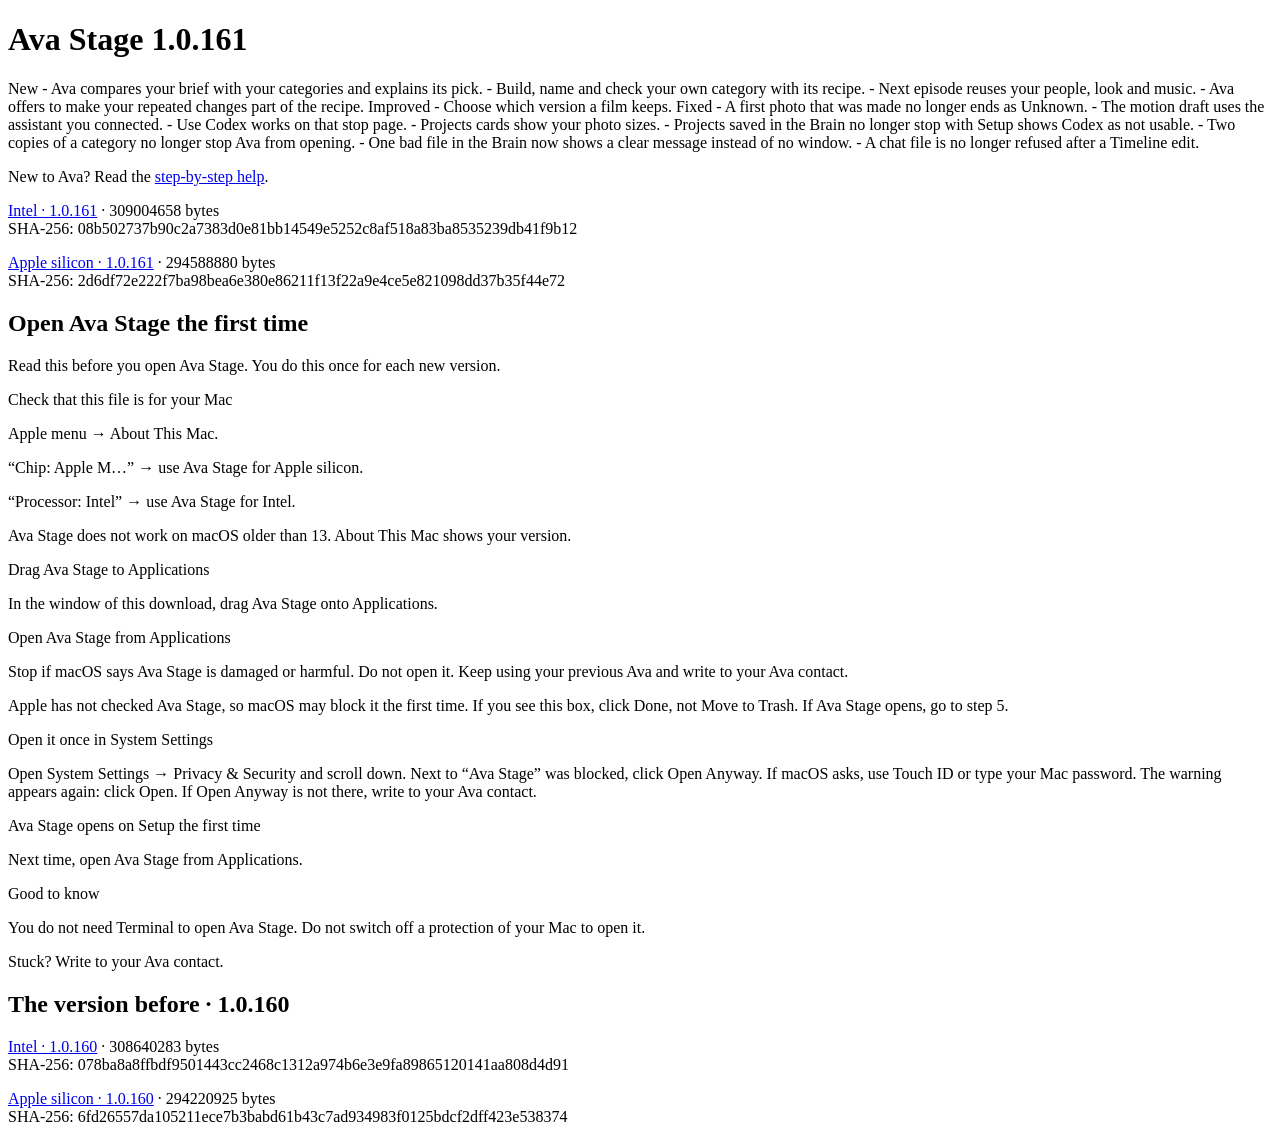
<file: index.html>
<!doctype html><html lang="en"><meta charset="utf-8"><title>Ava Stage 1.0.161</title><body><h1>Ava Stage 1.0.161</h1><p>New
- Ava compares your brief with your categories and explains its pick.
- Build, name and check your own category with its recipe.
- Next episode reuses your people, look and music.
- Ava offers to make your repeated changes part of the recipe.
Improved
- Choose which version a film keeps.
Fixed
- A first photo that was made no longer ends as Unknown.
- The motion draft uses the assistant you connected.
- Use Codex works on that stop page.
- Projects cards show your photo sizes.
- Projects saved in the Brain no longer stop with Setup shows Codex as not usable.
- Two copies of a category no longer stop Ava from opening.
- One bad file in the Brain now shows a clear message instead of no window.
- A chat file is no longer refused after a Timeline edit.</p><p>New to Ava? Read the <a href="/help/">step-by-step help</a>.</p><p><a href="https://github.com/amirtee/ava-download/releases/download/v1.0.161-stage/Ava-Stage-1.0.161-Intel.dmg">Intel · 1.0.161</a> · 309004658 bytes<br>SHA-256: 08b502737b90c2a7383d0e81bb14549e5252c8af518a83ba8535239db41f9b12</p>
<p><a href="https://github.com/amirtee/ava-download/releases/download/v1.0.161-stage/Ava-Stage-1.0.161-Apple-silicon.dmg">Apple silicon · 1.0.161</a> · 294588880 bytes<br>SHA-256: 2d6df72e222f7ba98bea6e380e86211f13f22a9e4ce5e821098dd37b35f44e72</p><h2>Open Ava Stage the first time</h2><p>Read this before you open Ava Stage. You do this once for each new version.</p>
<p>Check that this file is for your Mac</p>
<p>Apple menu → About This Mac.</p>
<p>“Chip: Apple M…” → use Ava Stage for Apple silicon.</p>
<p>“Processor: Intel” → use Ava Stage for Intel.</p>
<p>Ava Stage does not work on macOS older than 13. About This Mac shows your version.</p>
<p>Drag Ava Stage to Applications</p>
<p>In the window of this download, drag Ava Stage onto Applications.</p>
<p>Open Ava Stage from Applications</p>
<p>Stop if macOS says Ava Stage is damaged or harmful. Do not open it. Keep using your previous Ava and write to your Ava contact.</p>
<p>Apple has not checked Ava Stage, so macOS may block it the first time. If you see this box, click Done, not Move to Trash. If Ava Stage opens, go to step 5.</p>
<p>Open it once in System Settings</p>
<p>Open System Settings → Privacy &amp; Security and scroll down. Next to “Ava Stage” was blocked, click Open Anyway. If macOS asks, use Touch ID or type your Mac password. The warning appears again: click Open. If Open Anyway is not there, write to your Ava contact.</p>
<p>Ava Stage opens on Setup the first time</p>
<p>Next time, open Ava Stage from Applications.</p>
<p>Good to know</p>
<p>You do not need Terminal to open Ava Stage. Do not switch off a protection of your Mac to open it.</p>
<p>Stuck? Write to your Ava contact.</p><h2>The version before · 1.0.160</h2><p><a href="https://github.com/amirtee/ava-download/releases/download/v1.0.160-stage/Ava-Stage-1.0.160-Intel.dmg">Intel · 1.0.160</a> · 308640283 bytes<br>SHA-256: 078ba8a8ffbdf9501443cc2468c1312a974b6e3e9fa89865120141aa808d4d91</p>
<p><a href="https://github.com/amirtee/ava-download/releases/download/v1.0.160-stage/Ava-Stage-1.0.160-Apple-silicon.dmg">Apple silicon · 1.0.160</a> · 294220925 bytes<br>SHA-256: 6fd26557da105211ece7b3babd61b43c7ad934983f0125bdcf2dff423e538374</p></body></html>
</file>
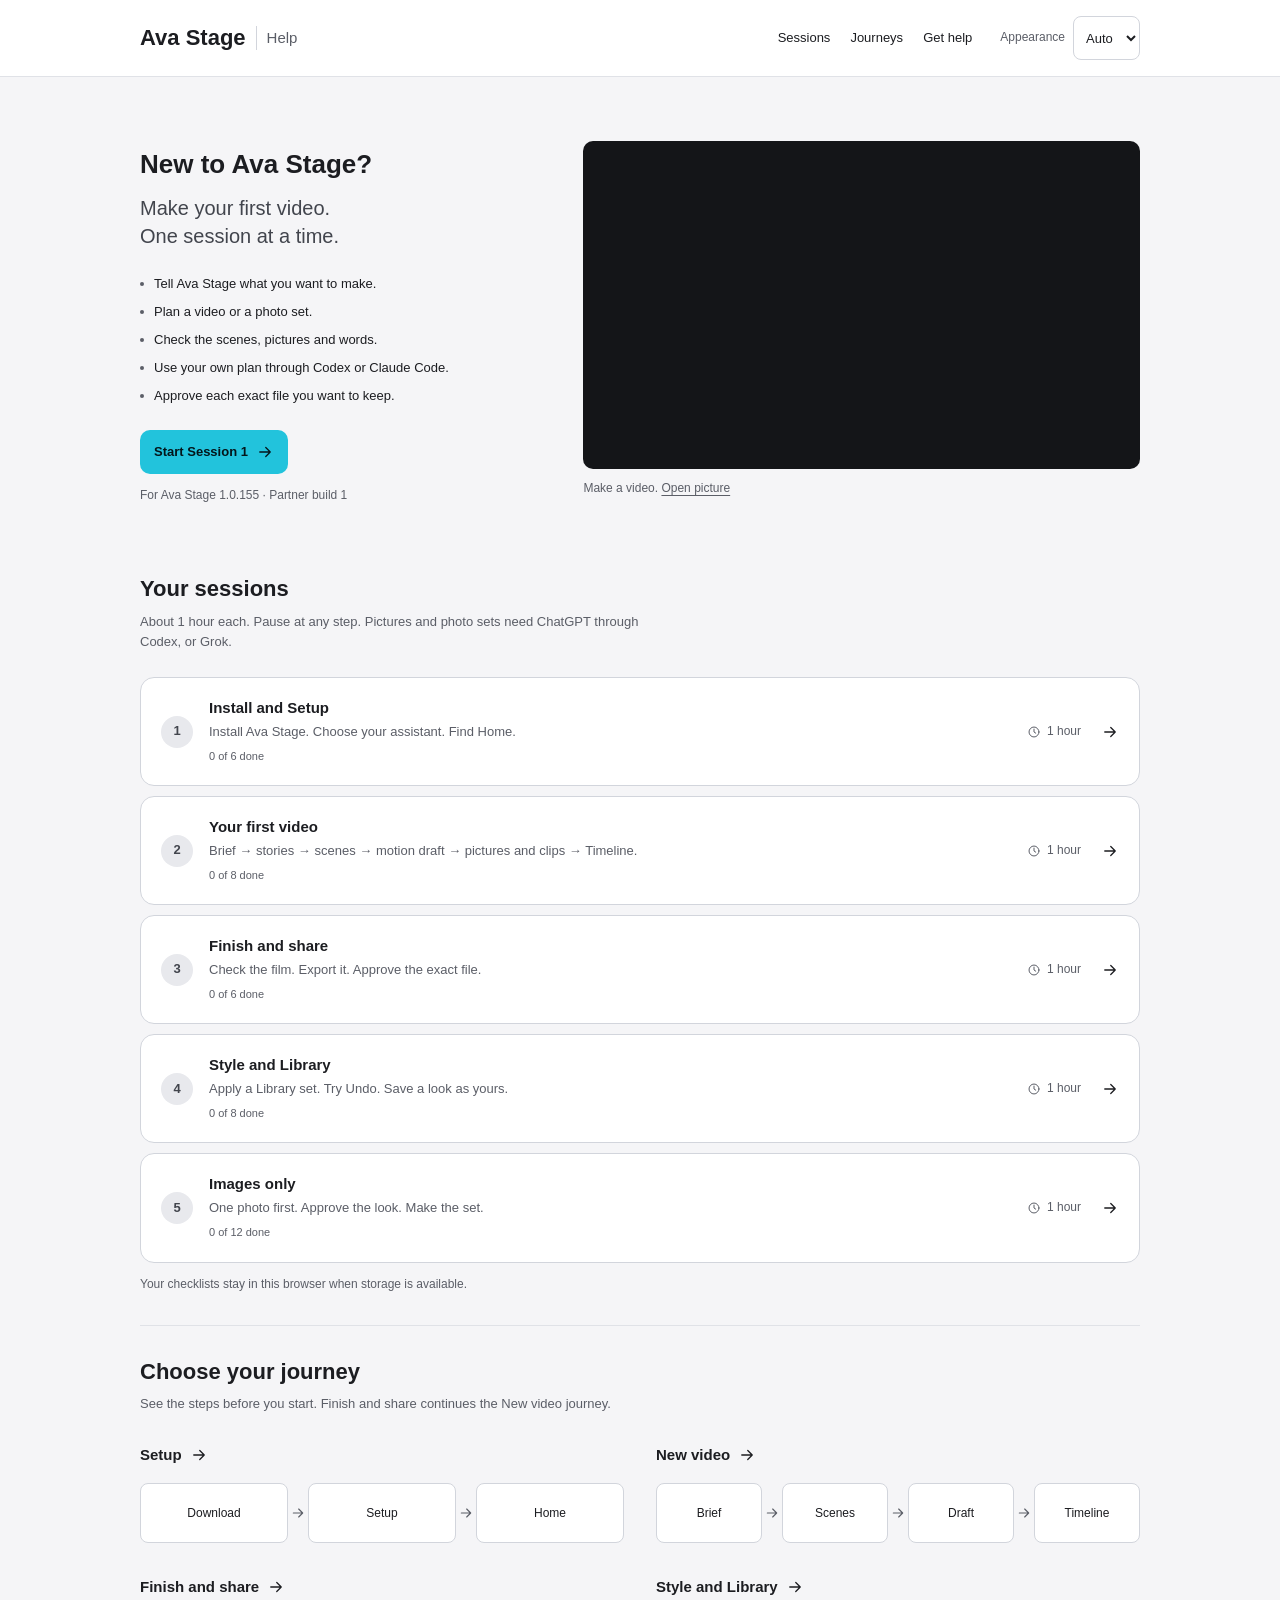
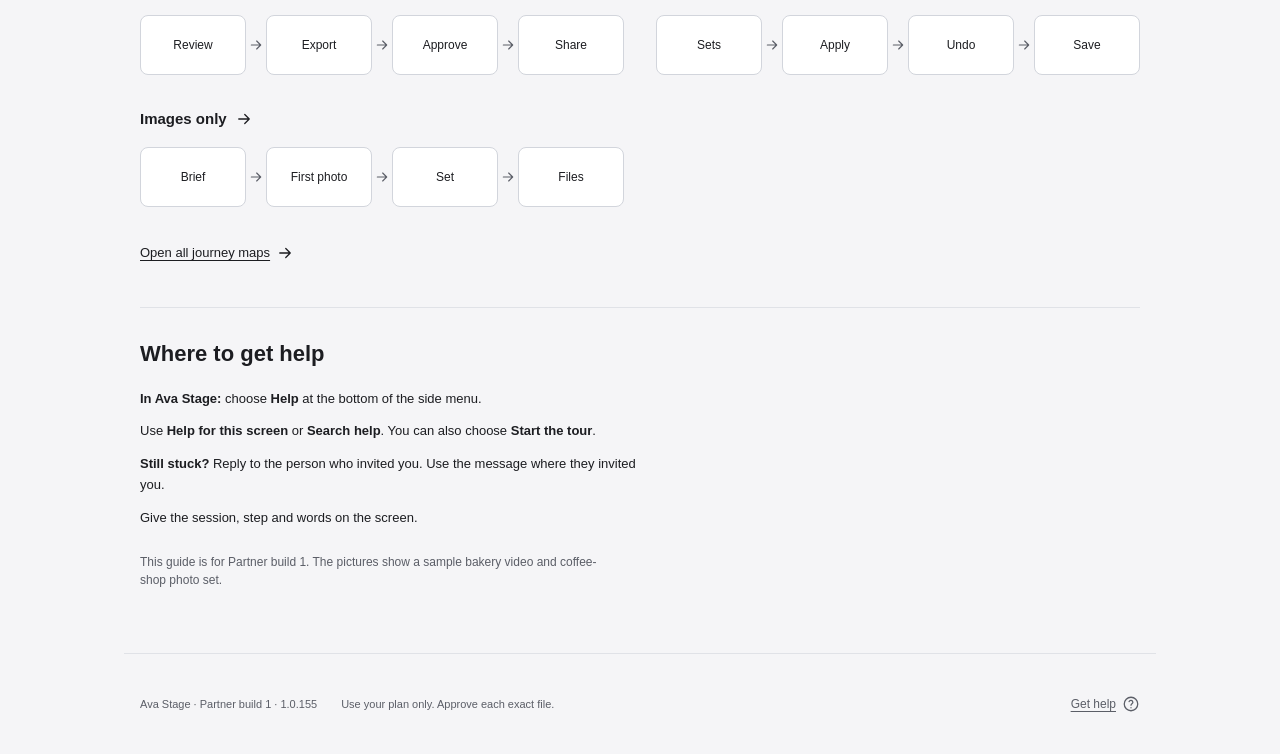
<file: help/index.html>
<!doctype html>
<html lang="en" data-theme="auto">
<head>
<meta charset="utf-8">
<meta name="viewport" content="width=device-width, initial-scale=1">
<meta name="color-scheme" content="light dark">
<meta name="robots" content="noindex">
<meta name="description" content="Five visual sessions for your first video, Style and Library, and Images only.">
<title>New to Ava Stage? · Ava Stage Help</title>
<link rel="stylesheet" href="help.css">
</head>
<body>
<a class="skip" href="#main">Skip to content</a>
<header class="site-head"><div class="wrap head-inner">
<a class="brand" href="index.html"><strong>Ava Stage</strong><span>Help</span></a>
<nav aria-label="Main"><a href="index.html#sessions" >Sessions</a><a href="journeys.html" >Journeys</a><a href="index.html#help">Get help</a></nav>
<label class="theme" for="theme">Appearance<select id="theme"><option value="auto">Auto</option><option value="light">Light</option><option value="dark">Dark</option></select></label>
</div></header>
<main id="main" class="wrap" tabindex="-1"><section class="home-intro"><div><h1>New to Ava Stage?</h1><p class="lead">Make your first video.<br>One session at a time.</p><ul class="five-lines"><li>Tell Ava Stage what you want to make.</li><li>Plan a video or a photo set.</li><li>Check the scenes, pictures and words.</li><li>Use your own plan through Codex or Claude Code.</li><li>Approve each exact file you want to keep.</li></ul><a class="btn primary" href="sessions/01-setup.html">Start Session 1 <svg class="icon " viewBox="0 0 24 24" fill="none" stroke="currentColor" stroke-width="1.7" stroke-linecap="round" stroke-linejoin="round" aria-hidden="true"><path d="M5 12h14m-6-6 6 6-6 6"/></svg></a><p class="small">For Ava Stage 1.0.155 · Partner build 1</p></div><figure class="screen"><a href="assets/home.jpg" aria-label="Open picture: Make a video."><picture><source media="(max-width:520px)" srcset="assets/home-phone.jpg"><img src="assets/home.jpg" width="1200" height="707" alt="Make a video." loading="eager" decoding="async"></picture></a><figcaption>Make a video. <a href="assets/home.jpg">Open picture</a></figcaption></figure></section>
<section id="sessions" class="section"><h2>Your sessions</h2><p class="section-intro">About 1 hour each. Pause at any step. Pictures and photo sets need ChatGPT through Codex, or Grok.</p><ol class="session-list"><li><a class="session-row" href="sessions/01-setup.html"><span class="num">1</span><div class="session-title"><h3>Install and Setup</h3><span>Install Ava Stage. Choose your assistant. Find Home.</span><small data-count="s1-1 s1-2 s1-3 s1-4 s1-5 s1-6">0 of 6 done</small></div><div class="session-end"><span class="time"><svg class="icon " viewBox="0 0 24 24" fill="none" stroke="currentColor" stroke-width="1.7" stroke-linecap="round" stroke-linejoin="round" aria-hidden="true"><circle cx="12" cy="12" r="8.5"/><path d="M12 7v5l3 2"/></svg>1 hour</span><svg class="icon " viewBox="0 0 24 24" fill="none" stroke="currentColor" stroke-width="1.7" stroke-linecap="round" stroke-linejoin="round" aria-hidden="true"><path d="M5 12h14m-6-6 6 6-6 6"/></svg></div></a></li><li><a class="session-row" href="sessions/02-first-video.html"><span class="num">2</span><div class="session-title"><h3>Your first video</h3><span>Brief → stories → scenes → motion draft → pictures and clips → Timeline.</span><small data-count="s2-1 s2-2 s2-3 s2-4 s2-5 s2-6 s2-7 s2-8">0 of 8 done</small></div><div class="session-end"><span class="time"><svg class="icon " viewBox="0 0 24 24" fill="none" stroke="currentColor" stroke-width="1.7" stroke-linecap="round" stroke-linejoin="round" aria-hidden="true"><circle cx="12" cy="12" r="8.5"/><path d="M12 7v5l3 2"/></svg>1 hour</span><svg class="icon " viewBox="0 0 24 24" fill="none" stroke="currentColor" stroke-width="1.7" stroke-linecap="round" stroke-linejoin="round" aria-hidden="true"><path d="M5 12h14m-6-6 6 6-6 6"/></svg></div></a></li><li><a class="session-row" href="sessions/03-finish-share.html"><span class="num">3</span><div class="session-title"><h3>Finish and share</h3><span>Check the film. Export it. Approve the exact file.</span><small data-count="s3-1 s3-2 s3-3 s3-4 s3-5 s3-6">0 of 6 done</small></div><div class="session-end"><span class="time"><svg class="icon " viewBox="0 0 24 24" fill="none" stroke="currentColor" stroke-width="1.7" stroke-linecap="round" stroke-linejoin="round" aria-hidden="true"><circle cx="12" cy="12" r="8.5"/><path d="M12 7v5l3 2"/></svg>1 hour</span><svg class="icon " viewBox="0 0 24 24" fill="none" stroke="currentColor" stroke-width="1.7" stroke-linecap="round" stroke-linejoin="round" aria-hidden="true"><path d="M5 12h14m-6-6 6 6-6 6"/></svg></div></a></li><li><a class="session-row" href="sessions/04-style-library.html"><span class="num">4</span><div class="session-title"><h3>Style and Library</h3><span>Apply a Library set. Try Undo. Save a look as yours.</span><small data-count="s4-1 s4-2 s4-3 s4-4 s4-5 s4-6 s4-7 s4-8">0 of 8 done</small></div><div class="session-end"><span class="time"><svg class="icon " viewBox="0 0 24 24" fill="none" stroke="currentColor" stroke-width="1.7" stroke-linecap="round" stroke-linejoin="round" aria-hidden="true"><circle cx="12" cy="12" r="8.5"/><path d="M12 7v5l3 2"/></svg>1 hour</span><svg class="icon " viewBox="0 0 24 24" fill="none" stroke="currentColor" stroke-width="1.7" stroke-linecap="round" stroke-linejoin="round" aria-hidden="true"><path d="M5 12h14m-6-6 6 6-6 6"/></svg></div></a></li><li><a class="session-row" href="sessions/05-images-only.html"><span class="num">5</span><div class="session-title"><h3>Images only</h3><span>One photo first. Approve the look. Make the set.</span><small data-count="s5-1 s5-2 s5-3 s5-4 s5-5 s5-6 s5-7 s5-8 s5-9 s5-10 s5-11 s5-12">0 of 12 done</small></div><div class="session-end"><span class="time"><svg class="icon " viewBox="0 0 24 24" fill="none" stroke="currentColor" stroke-width="1.7" stroke-linecap="round" stroke-linejoin="round" aria-hidden="true"><circle cx="12" cy="12" r="8.5"/><path d="M12 7v5l3 2"/></svg>1 hour</span><svg class="icon " viewBox="0 0 24 24" fill="none" stroke="currentColor" stroke-width="1.7" stroke-linecap="round" stroke-linejoin="round" aria-hidden="true"><path d="M5 12h14m-6-6 6 6-6 6"/></svg></div></a></li></ol><p class="small">Your checklists stay in this browser when storage is available.</p></section>
<section id="journeys" class="section"><h2>Choose your journey</h2><p class="section-intro">See the steps before you start. Finish and share continues the New video journey.</p><div class="map-summaries"><section class="map-summary"><h3><a href="journeys.html#setup">Setup <svg class="icon " viewBox="0 0 24 24" fill="none" stroke="currentColor" stroke-width="1.7" stroke-linecap="round" stroke-linejoin="round" aria-hidden="true"><path d="M5 12h14m-6-6 6 6-6 6"/></svg></a></h3><ol class="mini-map" aria-label="Setup journey"><li><span>Download</span><svg class="icon connector" viewBox="0 0 24 24" fill="none" stroke="currentColor" stroke-width="1.7" stroke-linecap="round" stroke-linejoin="round" aria-hidden="true"><path d="M5 12h14m-6-6 6 6-6 6"/></svg></li><li><span>Setup</span><svg class="icon connector" viewBox="0 0 24 24" fill="none" stroke="currentColor" stroke-width="1.7" stroke-linecap="round" stroke-linejoin="round" aria-hidden="true"><path d="M5 12h14m-6-6 6 6-6 6"/></svg></li><li><span>Home</span></li></ol></section><section class="map-summary"><h3><a href="journeys.html#new-video">New video <svg class="icon " viewBox="0 0 24 24" fill="none" stroke="currentColor" stroke-width="1.7" stroke-linecap="round" stroke-linejoin="round" aria-hidden="true"><path d="M5 12h14m-6-6 6 6-6 6"/></svg></a></h3><ol class="mini-map" aria-label="New video journey"><li><span>Brief</span><svg class="icon connector" viewBox="0 0 24 24" fill="none" stroke="currentColor" stroke-width="1.7" stroke-linecap="round" stroke-linejoin="round" aria-hidden="true"><path d="M5 12h14m-6-6 6 6-6 6"/></svg></li><li><span>Scenes</span><svg class="icon connector" viewBox="0 0 24 24" fill="none" stroke="currentColor" stroke-width="1.7" stroke-linecap="round" stroke-linejoin="round" aria-hidden="true"><path d="M5 12h14m-6-6 6 6-6 6"/></svg></li><li><span>Draft</span><svg class="icon connector" viewBox="0 0 24 24" fill="none" stroke="currentColor" stroke-width="1.7" stroke-linecap="round" stroke-linejoin="round" aria-hidden="true"><path d="M5 12h14m-6-6 6 6-6 6"/></svg></li><li><span>Timeline</span></li></ol></section><section class="map-summary"><h3><a href="journeys.html#finish-share">Finish and share <svg class="icon " viewBox="0 0 24 24" fill="none" stroke="currentColor" stroke-width="1.7" stroke-linecap="round" stroke-linejoin="round" aria-hidden="true"><path d="M5 12h14m-6-6 6 6-6 6"/></svg></a></h3><ol class="mini-map" aria-label="Finish and share journey"><li><span>Review</span><svg class="icon connector" viewBox="0 0 24 24" fill="none" stroke="currentColor" stroke-width="1.7" stroke-linecap="round" stroke-linejoin="round" aria-hidden="true"><path d="M5 12h14m-6-6 6 6-6 6"/></svg></li><li><span>Export</span><svg class="icon connector" viewBox="0 0 24 24" fill="none" stroke="currentColor" stroke-width="1.7" stroke-linecap="round" stroke-linejoin="round" aria-hidden="true"><path d="M5 12h14m-6-6 6 6-6 6"/></svg></li><li><span>Approve</span><svg class="icon connector" viewBox="0 0 24 24" fill="none" stroke="currentColor" stroke-width="1.7" stroke-linecap="round" stroke-linejoin="round" aria-hidden="true"><path d="M5 12h14m-6-6 6 6-6 6"/></svg></li><li><span>Share</span></li></ol></section><section class="map-summary"><h3><a href="journeys.html#style-library">Style and Library <svg class="icon " viewBox="0 0 24 24" fill="none" stroke="currentColor" stroke-width="1.7" stroke-linecap="round" stroke-linejoin="round" aria-hidden="true"><path d="M5 12h14m-6-6 6 6-6 6"/></svg></a></h3><ol class="mini-map" aria-label="Style and Library journey"><li><span>Sets</span><svg class="icon connector" viewBox="0 0 24 24" fill="none" stroke="currentColor" stroke-width="1.7" stroke-linecap="round" stroke-linejoin="round" aria-hidden="true"><path d="M5 12h14m-6-6 6 6-6 6"/></svg></li><li><span>Apply</span><svg class="icon connector" viewBox="0 0 24 24" fill="none" stroke="currentColor" stroke-width="1.7" stroke-linecap="round" stroke-linejoin="round" aria-hidden="true"><path d="M5 12h14m-6-6 6 6-6 6"/></svg></li><li><span>Undo</span><svg class="icon connector" viewBox="0 0 24 24" fill="none" stroke="currentColor" stroke-width="1.7" stroke-linecap="round" stroke-linejoin="round" aria-hidden="true"><path d="M5 12h14m-6-6 6 6-6 6"/></svg></li><li><span>Save</span></li></ol></section><section class="map-summary"><h3><a href="journeys.html#images-only">Images only <svg class="icon " viewBox="0 0 24 24" fill="none" stroke="currentColor" stroke-width="1.7" stroke-linecap="round" stroke-linejoin="round" aria-hidden="true"><path d="M5 12h14m-6-6 6 6-6 6"/></svg></a></h3><ol class="mini-map" aria-label="Images only journey"><li><span>Brief</span><svg class="icon connector" viewBox="0 0 24 24" fill="none" stroke="currentColor" stroke-width="1.7" stroke-linecap="round" stroke-linejoin="round" aria-hidden="true"><path d="M5 12h14m-6-6 6 6-6 6"/></svg></li><li><span>First photo</span><svg class="icon connector" viewBox="0 0 24 24" fill="none" stroke="currentColor" stroke-width="1.7" stroke-linecap="round" stroke-linejoin="round" aria-hidden="true"><path d="M5 12h14m-6-6 6 6-6 6"/></svg></li><li><span>Set</span><svg class="icon connector" viewBox="0 0 24 24" fill="none" stroke="currentColor" stroke-width="1.7" stroke-linecap="round" stroke-linejoin="round" aria-hidden="true"><path d="M5 12h14m-6-6 6 6-6 6"/></svg></li><li><span>Files</span></li></ol></section></div><a class="quiet" href="journeys.html">Open all journey maps <svg class="icon " viewBox="0 0 24 24" fill="none" stroke="currentColor" stroke-width="1.7" stroke-linecap="round" stroke-linejoin="round" aria-hidden="true"><path d="M5 12h14m-6-6 6 6-6 6"/></svg></a></section>
<section id="help" class="section help-section"><h2>Where to get help</h2><div class="help-lines"><p><strong>In Ava Stage:</strong> choose <strong>Help</strong> at the bottom of the side menu.</p><p>Use <strong>Help for this screen</strong> or <strong>Search help</strong>. You can also choose <strong>Start the tour</strong>.</p><p><strong>Still stuck?</strong> Reply to the person who invited you. Use the message where they invited you.</p><p>Give the session, step and words on the screen.</p></div><p class="small">This guide is for Partner build 1. The pictures show a sample bakery video and coffee-shop photo set.</p></section></main>
<footer class="site-foot wrap"><p>Ava Stage · Partner build 1 · 1.0.155</p><p>Use your plan only. Approve each exact file.</p><a href="index.html#help">Get help <svg class="icon " viewBox="0 0 24 24" fill="none" stroke="currentColor" stroke-width="1.7" stroke-linecap="round" stroke-linejoin="round" aria-hidden="true"><circle cx="12" cy="12" r="9"/><path d="M9.5 8.8a2.6 2.6 0 0 1 5 .8c0 2-2.5 2-2.5 4M12 17h.01"/></svg></a></footer>
<script>(() => {
  const key = 'ava-help-pb1';
  let saved = {};
  try { saved = JSON.parse(localStorage.getItem(key)) || {}; } catch (_) {}
  if (!saved || typeof saved !== 'object' || Array.isArray(saved)) saved = {};
  if (!saved.checks || typeof saved.checks !== 'object') saved.checks = {};
  const theme = document.getElementById('theme');
  const modes = ['auto', 'light', 'dark'];
  const applyTheme = value => {
    theme.value = modes.includes(value) ? value : 'auto';
    document.documentElement.dataset.theme = theme.value;
  };
  const write = () => { try { localStorage.setItem(key, JSON.stringify(saved)); } catch (_) {} };
  const update = () => {
    document.querySelectorAll('[data-count]').forEach(el => {
      const ids = el.dataset.count.split(' ');
      const n = ids.filter(id => saved.checks[id] === true).length;
      el.textContent = n + ' of ' + ids.length + ' done';
    });
    document.querySelectorAll('[data-for-check]').forEach(el => {
      const done = saved.checks[el.dataset.forCheck] === true;
      el.classList.toggle('is-done', done);
      el.querySelector('.state').textContent = done ? 'Done' : 'To do';
    });
  };
  applyTheme(saved.theme);
  theme.addEventListener('change', () => { saved.theme = theme.value; applyTheme(theme.value); write(); });
  document.querySelectorAll('[data-check]').forEach(input => {
    input.checked = saved.checks[input.dataset.check] === true;
    input.addEventListener('change', () => { saved.checks[input.dataset.check] = input.checked; update(); write(); });
  });
  update();
})();</script>
</body></html>
</file>
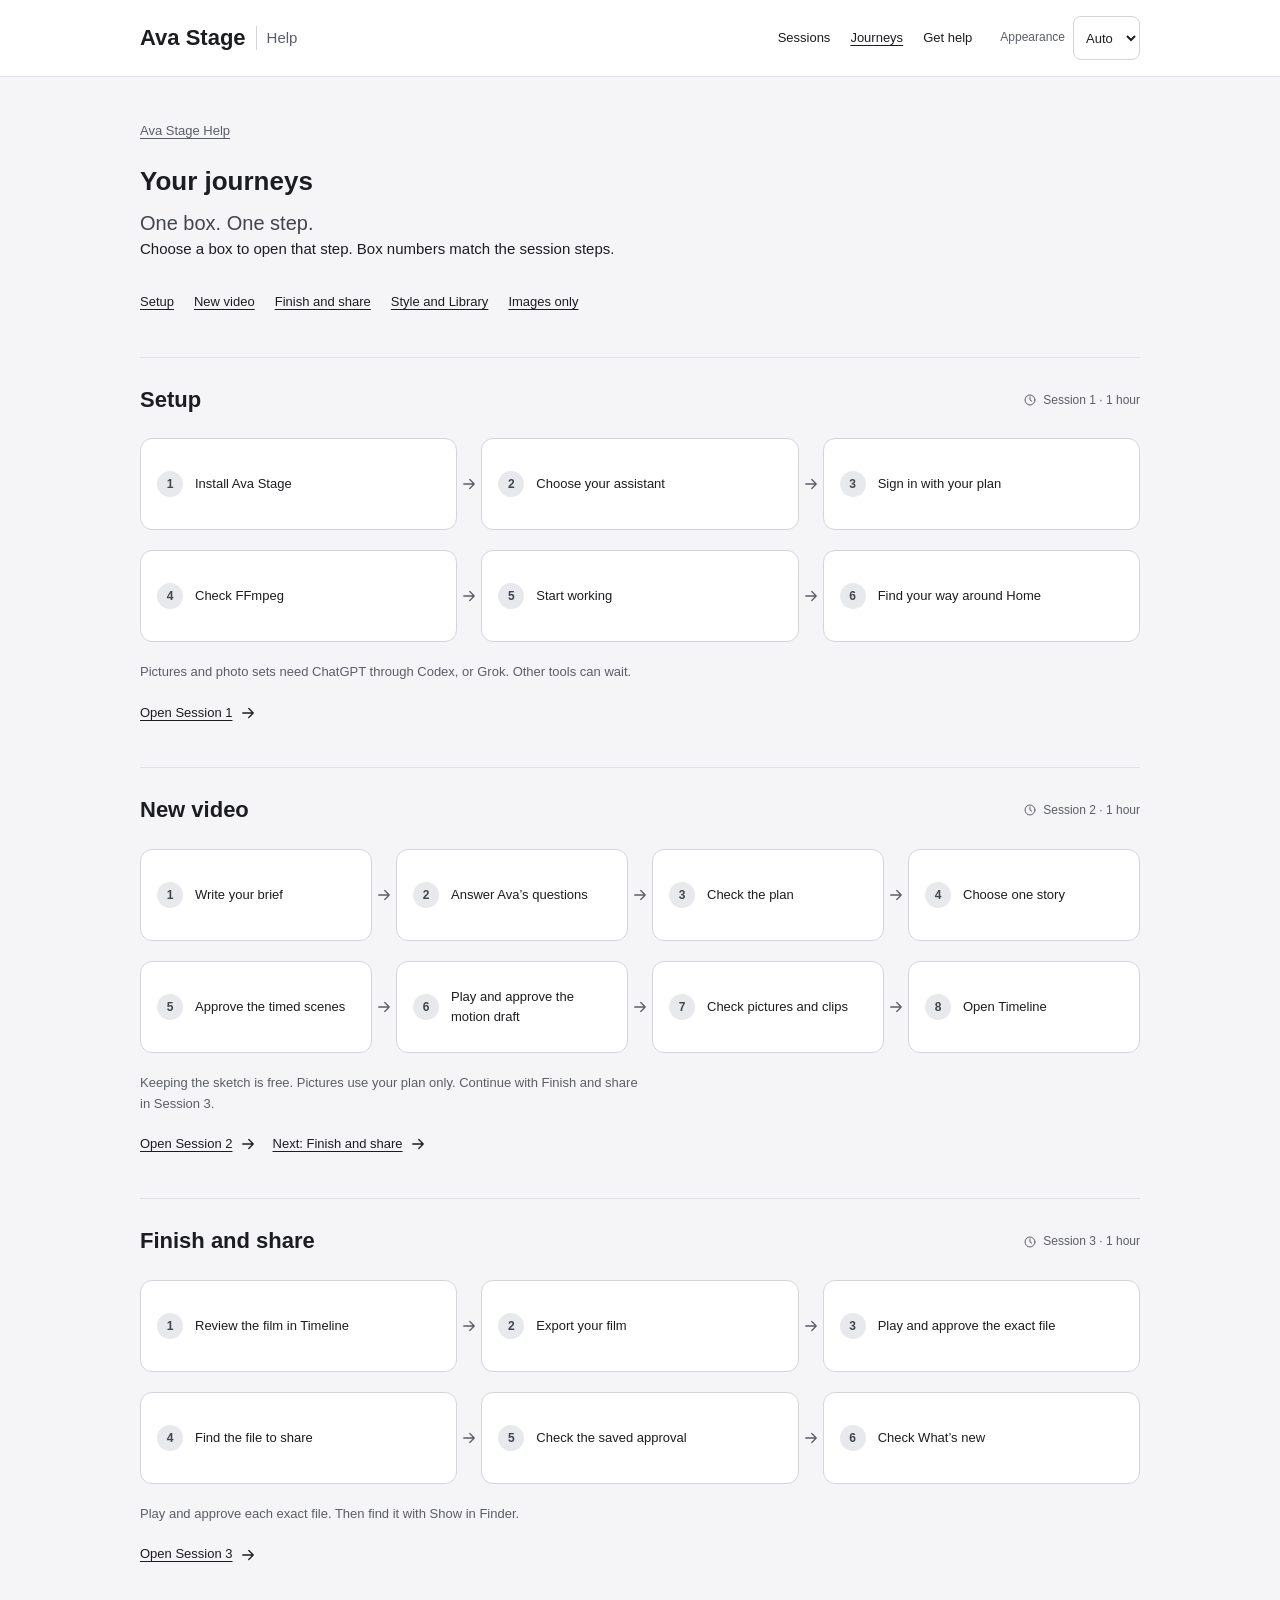
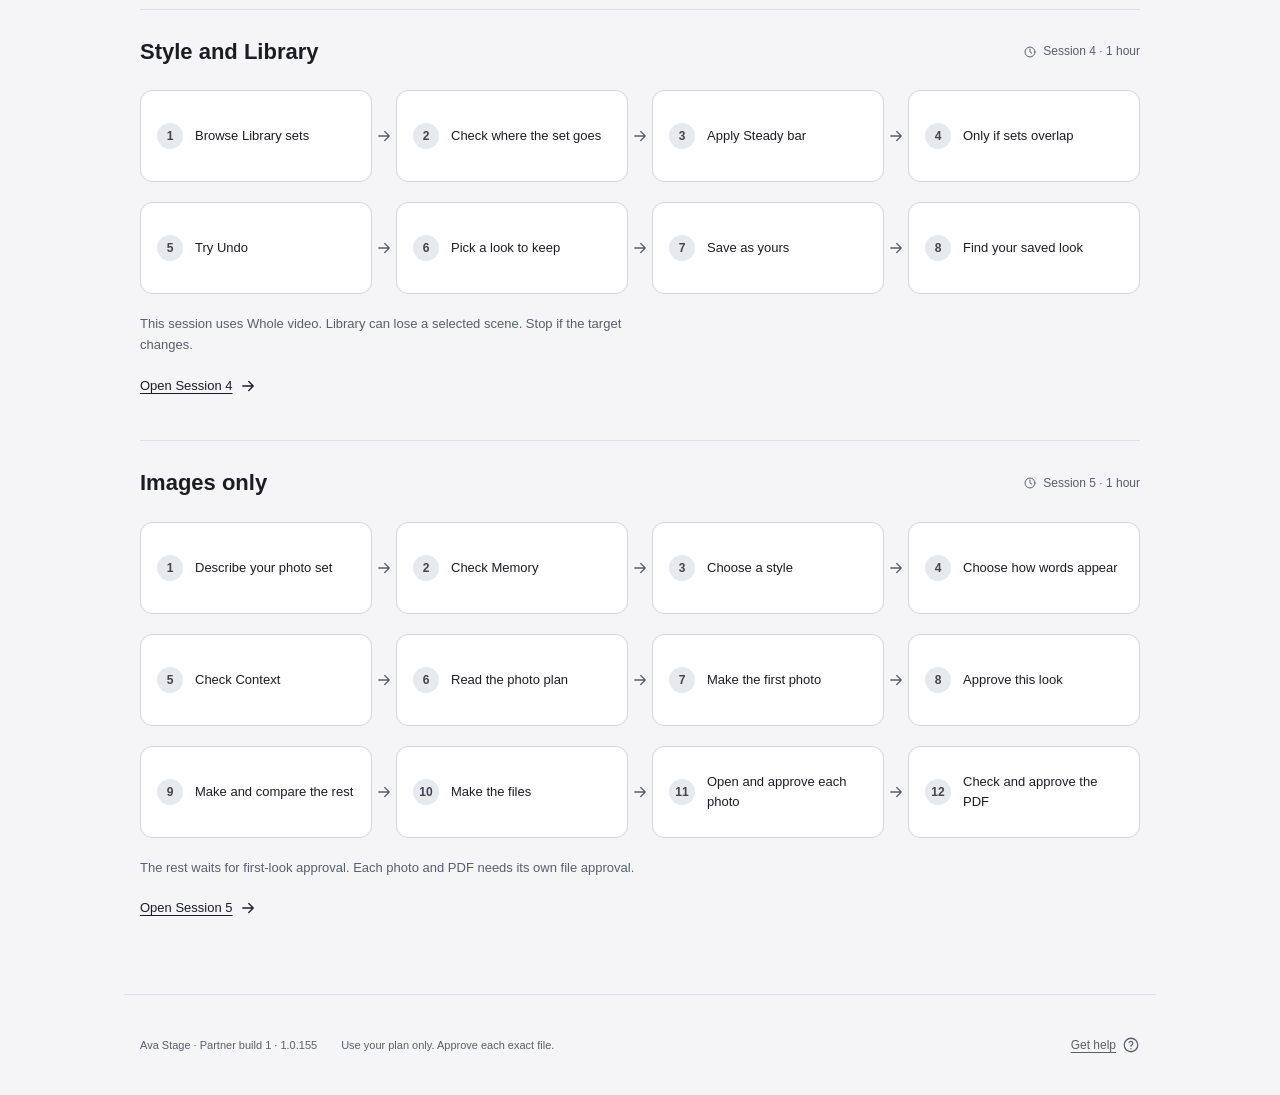
<file: help/journeys.html>
<!doctype html>
<html lang="en" data-theme="auto">
<head>
<meta charset="utf-8">
<meta name="viewport" content="width=device-width, initial-scale=1">
<meta name="color-scheme" content="light dark">
<meta name="robots" content="noindex">
<meta name="description" content="Simple maps for Setup, New video, Finish and share, Style and Library, and Images only.">
<title>Your journeys · Ava Stage Help</title>
<link rel="stylesheet" href="help.css">
</head>
<body>
<a class="skip" href="#main">Skip to content</a>
<header class="site-head"><div class="wrap head-inner">
<a class="brand" href="index.html"><strong>Ava Stage</strong><span>Help</span></a>
<nav aria-label="Main"><a href="index.html#sessions" >Sessions</a><a href="journeys.html" aria-current="page">Journeys</a><a href="index.html#help">Get help</a></nav>
<label class="theme" for="theme">Appearance<select id="theme"><option value="auto">Auto</option><option value="light">Light</option><option value="dark">Dark</option></select></label>
</div></header>
<main id="main" class="wrap" tabindex="-1"><div class="page-intro"><a class="back" href="index.html">Ava Stage Help</a><h1>Your journeys</h1><p class="lead">One box. One step.</p><p>Choose a box to open that step. Box numbers match the session steps.</p><nav class="journey-nav" aria-label="Journeys"><a href="#setup">Setup</a><a href="#new-video">New video</a><a href="#finish-share">Finish and share</a><a href="#style-library">Style and Library</a><a href="#images-only">Images only</a></nav></div><section class="journey" id="setup"><div class="journey-heading"><h2>Setup</h2><span class="time"><svg class="icon " viewBox="0 0 24 24" fill="none" stroke="currentColor" stroke-width="1.7" stroke-linecap="round" stroke-linejoin="round" aria-hidden="true"><circle cx="12" cy="12" r="8.5"/><path d="M12 7v5l3 2"/></svg>Session 1 · 1 hour</span></div><ol class="journey-flow six" aria-label="Setup steps"><li><a class="map-box" href="sessions/01-setup.html#step-1"><span class="num">1</span><span>Install Ava Stage</span></a><svg class="icon connector" viewBox="0 0 24 24" fill="none" stroke="currentColor" stroke-width="1.7" stroke-linecap="round" stroke-linejoin="round" aria-hidden="true"><path d="M5 12h14m-6-6 6 6-6 6"/></svg></li><li><a class="map-box" href="sessions/01-setup.html#step-2"><span class="num">2</span><span>Choose your assistant</span></a><svg class="icon connector" viewBox="0 0 24 24" fill="none" stroke="currentColor" stroke-width="1.7" stroke-linecap="round" stroke-linejoin="round" aria-hidden="true"><path d="M5 12h14m-6-6 6 6-6 6"/></svg></li><li><a class="map-box" href="sessions/01-setup.html#step-3"><span class="num">3</span><span>Sign in with your plan</span></a><svg class="icon connector" viewBox="0 0 24 24" fill="none" stroke="currentColor" stroke-width="1.7" stroke-linecap="round" stroke-linejoin="round" aria-hidden="true"><path d="M5 12h14m-6-6 6 6-6 6"/></svg></li><li><a class="map-box" href="sessions/01-setup.html#step-4"><span class="num">4</span><span>Check FFmpeg</span></a><svg class="icon connector" viewBox="0 0 24 24" fill="none" stroke="currentColor" stroke-width="1.7" stroke-linecap="round" stroke-linejoin="round" aria-hidden="true"><path d="M5 12h14m-6-6 6 6-6 6"/></svg></li><li><a class="map-box" href="sessions/01-setup.html#step-5"><span class="num">5</span><span>Start working</span></a><svg class="icon connector" viewBox="0 0 24 24" fill="none" stroke="currentColor" stroke-width="1.7" stroke-linecap="round" stroke-linejoin="round" aria-hidden="true"><path d="M5 12h14m-6-6 6 6-6 6"/></svg></li><li><a class="map-box" href="sessions/01-setup.html#step-6"><span class="num">6</span><span>Find your way around Home</span></a></li></ol><p class="map-note">Pictures and photo sets need ChatGPT through Codex, or Grok. Other tools can wait.</p><a class="quiet" href="sessions/01-setup.html">Open Session 1 <svg class="icon " viewBox="0 0 24 24" fill="none" stroke="currentColor" stroke-width="1.7" stroke-linecap="round" stroke-linejoin="round" aria-hidden="true"><path d="M5 12h14m-6-6 6 6-6 6"/></svg></a></section><section class="journey" id="new-video"><div class="journey-heading"><h2>New video</h2><span class="time"><svg class="icon " viewBox="0 0 24 24" fill="none" stroke="currentColor" stroke-width="1.7" stroke-linecap="round" stroke-linejoin="round" aria-hidden="true"><circle cx="12" cy="12" r="8.5"/><path d="M12 7v5l3 2"/></svg>Session 2 · 1 hour</span></div><ol class="journey-flow " aria-label="New video steps"><li><a class="map-box" href="sessions/02-first-video.html#step-1"><span class="num">1</span><span>Write your brief</span></a><svg class="icon connector" viewBox="0 0 24 24" fill="none" stroke="currentColor" stroke-width="1.7" stroke-linecap="round" stroke-linejoin="round" aria-hidden="true"><path d="M5 12h14m-6-6 6 6-6 6"/></svg></li><li><a class="map-box" href="sessions/02-first-video.html#step-2"><span class="num">2</span><span>Answer Ava’s questions</span></a><svg class="icon connector" viewBox="0 0 24 24" fill="none" stroke="currentColor" stroke-width="1.7" stroke-linecap="round" stroke-linejoin="round" aria-hidden="true"><path d="M5 12h14m-6-6 6 6-6 6"/></svg></li><li><a class="map-box" href="sessions/02-first-video.html#step-3"><span class="num">3</span><span>Check the plan</span></a><svg class="icon connector" viewBox="0 0 24 24" fill="none" stroke="currentColor" stroke-width="1.7" stroke-linecap="round" stroke-linejoin="round" aria-hidden="true"><path d="M5 12h14m-6-6 6 6-6 6"/></svg></li><li><a class="map-box" href="sessions/02-first-video.html#step-4"><span class="num">4</span><span>Choose one story</span></a><svg class="icon connector" viewBox="0 0 24 24" fill="none" stroke="currentColor" stroke-width="1.7" stroke-linecap="round" stroke-linejoin="round" aria-hidden="true"><path d="M5 12h14m-6-6 6 6-6 6"/></svg></li><li><a class="map-box" href="sessions/02-first-video.html#step-5"><span class="num">5</span><span>Approve the timed scenes</span></a><svg class="icon connector" viewBox="0 0 24 24" fill="none" stroke="currentColor" stroke-width="1.7" stroke-linecap="round" stroke-linejoin="round" aria-hidden="true"><path d="M5 12h14m-6-6 6 6-6 6"/></svg></li><li><a class="map-box" href="sessions/02-first-video.html#step-6"><span class="num">6</span><span>Play and approve the motion draft</span></a><svg class="icon connector" viewBox="0 0 24 24" fill="none" stroke="currentColor" stroke-width="1.7" stroke-linecap="round" stroke-linejoin="round" aria-hidden="true"><path d="M5 12h14m-6-6 6 6-6 6"/></svg></li><li><a class="map-box" href="sessions/02-first-video.html#step-7"><span class="num">7</span><span>Check pictures and clips</span></a><svg class="icon connector" viewBox="0 0 24 24" fill="none" stroke="currentColor" stroke-width="1.7" stroke-linecap="round" stroke-linejoin="round" aria-hidden="true"><path d="M5 12h14m-6-6 6 6-6 6"/></svg></li><li><a class="map-box" href="sessions/02-first-video.html#step-8"><span class="num">8</span><span>Open Timeline</span></a></li></ol><p class="map-note">Keeping the sketch is free. Pictures use your plan only. Continue with Finish and share in Session 3.</p><a class="quiet" href="sessions/02-first-video.html">Open Session 2 <svg class="icon " viewBox="0 0 24 24" fill="none" stroke="currentColor" stroke-width="1.7" stroke-linecap="round" stroke-linejoin="round" aria-hidden="true"><path d="M5 12h14m-6-6 6 6-6 6"/></svg></a><a class="quiet" href="#finish-share">Next: Finish and share <svg class="icon " viewBox="0 0 24 24" fill="none" stroke="currentColor" stroke-width="1.7" stroke-linecap="round" stroke-linejoin="round" aria-hidden="true"><path d="M5 12h14m-6-6 6 6-6 6"/></svg></a></section><section class="journey" id="finish-share"><div class="journey-heading"><h2>Finish and share</h2><span class="time"><svg class="icon " viewBox="0 0 24 24" fill="none" stroke="currentColor" stroke-width="1.7" stroke-linecap="round" stroke-linejoin="round" aria-hidden="true"><circle cx="12" cy="12" r="8.5"/><path d="M12 7v5l3 2"/></svg>Session 3 · 1 hour</span></div><ol class="journey-flow six" aria-label="Finish and share steps"><li><a class="map-box" href="sessions/03-finish-share.html#step-1"><span class="num">1</span><span>Review the film in Timeline</span></a><svg class="icon connector" viewBox="0 0 24 24" fill="none" stroke="currentColor" stroke-width="1.7" stroke-linecap="round" stroke-linejoin="round" aria-hidden="true"><path d="M5 12h14m-6-6 6 6-6 6"/></svg></li><li><a class="map-box" href="sessions/03-finish-share.html#step-2"><span class="num">2</span><span>Export your film</span></a><svg class="icon connector" viewBox="0 0 24 24" fill="none" stroke="currentColor" stroke-width="1.7" stroke-linecap="round" stroke-linejoin="round" aria-hidden="true"><path d="M5 12h14m-6-6 6 6-6 6"/></svg></li><li><a class="map-box" href="sessions/03-finish-share.html#step-3"><span class="num">3</span><span>Play and approve the exact file</span></a><svg class="icon connector" viewBox="0 0 24 24" fill="none" stroke="currentColor" stroke-width="1.7" stroke-linecap="round" stroke-linejoin="round" aria-hidden="true"><path d="M5 12h14m-6-6 6 6-6 6"/></svg></li><li><a class="map-box" href="sessions/03-finish-share.html#step-4"><span class="num">4</span><span>Find the file to share</span></a><svg class="icon connector" viewBox="0 0 24 24" fill="none" stroke="currentColor" stroke-width="1.7" stroke-linecap="round" stroke-linejoin="round" aria-hidden="true"><path d="M5 12h14m-6-6 6 6-6 6"/></svg></li><li><a class="map-box" href="sessions/03-finish-share.html#step-5"><span class="num">5</span><span>Check the saved approval</span></a><svg class="icon connector" viewBox="0 0 24 24" fill="none" stroke="currentColor" stroke-width="1.7" stroke-linecap="round" stroke-linejoin="round" aria-hidden="true"><path d="M5 12h14m-6-6 6 6-6 6"/></svg></li><li><a class="map-box" href="sessions/03-finish-share.html#step-6"><span class="num">6</span><span>Check What’s new</span></a></li></ol><p class="map-note">Play and approve each exact file. Then find it with Show in Finder.</p><a class="quiet" href="sessions/03-finish-share.html">Open Session 3 <svg class="icon " viewBox="0 0 24 24" fill="none" stroke="currentColor" stroke-width="1.7" stroke-linecap="round" stroke-linejoin="round" aria-hidden="true"><path d="M5 12h14m-6-6 6 6-6 6"/></svg></a></section><section class="journey" id="style-library"><div class="journey-heading"><h2>Style and Library</h2><span class="time"><svg class="icon " viewBox="0 0 24 24" fill="none" stroke="currentColor" stroke-width="1.7" stroke-linecap="round" stroke-linejoin="round" aria-hidden="true"><circle cx="12" cy="12" r="8.5"/><path d="M12 7v5l3 2"/></svg>Session 4 · 1 hour</span></div><ol class="journey-flow " aria-label="Style and Library steps"><li><a class="map-box" href="sessions/04-style-library.html#step-1"><span class="num">1</span><span>Browse Library sets</span></a><svg class="icon connector" viewBox="0 0 24 24" fill="none" stroke="currentColor" stroke-width="1.7" stroke-linecap="round" stroke-linejoin="round" aria-hidden="true"><path d="M5 12h14m-6-6 6 6-6 6"/></svg></li><li><a class="map-box" href="sessions/04-style-library.html#step-2"><span class="num">2</span><span>Check where the set goes</span></a><svg class="icon connector" viewBox="0 0 24 24" fill="none" stroke="currentColor" stroke-width="1.7" stroke-linecap="round" stroke-linejoin="round" aria-hidden="true"><path d="M5 12h14m-6-6 6 6-6 6"/></svg></li><li><a class="map-box" href="sessions/04-style-library.html#step-3"><span class="num">3</span><span>Apply Steady bar</span></a><svg class="icon connector" viewBox="0 0 24 24" fill="none" stroke="currentColor" stroke-width="1.7" stroke-linecap="round" stroke-linejoin="round" aria-hidden="true"><path d="M5 12h14m-6-6 6 6-6 6"/></svg></li><li><a class="map-box" href="sessions/04-style-library.html#step-4"><span class="num">4</span><span>Only if sets overlap</span></a><svg class="icon connector" viewBox="0 0 24 24" fill="none" stroke="currentColor" stroke-width="1.7" stroke-linecap="round" stroke-linejoin="round" aria-hidden="true"><path d="M5 12h14m-6-6 6 6-6 6"/></svg></li><li><a class="map-box" href="sessions/04-style-library.html#step-5"><span class="num">5</span><span>Try Undo</span></a><svg class="icon connector" viewBox="0 0 24 24" fill="none" stroke="currentColor" stroke-width="1.7" stroke-linecap="round" stroke-linejoin="round" aria-hidden="true"><path d="M5 12h14m-6-6 6 6-6 6"/></svg></li><li><a class="map-box" href="sessions/04-style-library.html#step-6"><span class="num">6</span><span>Pick a look to keep</span></a><svg class="icon connector" viewBox="0 0 24 24" fill="none" stroke="currentColor" stroke-width="1.7" stroke-linecap="round" stroke-linejoin="round" aria-hidden="true"><path d="M5 12h14m-6-6 6 6-6 6"/></svg></li><li><a class="map-box" href="sessions/04-style-library.html#step-7"><span class="num">7</span><span>Save as yours</span></a><svg class="icon connector" viewBox="0 0 24 24" fill="none" stroke="currentColor" stroke-width="1.7" stroke-linecap="round" stroke-linejoin="round" aria-hidden="true"><path d="M5 12h14m-6-6 6 6-6 6"/></svg></li><li><a class="map-box" href="sessions/04-style-library.html#step-8"><span class="num">8</span><span>Find your saved look</span></a></li></ol><p class="map-note">This session uses Whole video. Library can lose a selected scene. Stop if the target changes.</p><a class="quiet" href="sessions/04-style-library.html">Open Session 4 <svg class="icon " viewBox="0 0 24 24" fill="none" stroke="currentColor" stroke-width="1.7" stroke-linecap="round" stroke-linejoin="round" aria-hidden="true"><path d="M5 12h14m-6-6 6 6-6 6"/></svg></a></section><section class="journey" id="images-only"><div class="journey-heading"><h2>Images only</h2><span class="time"><svg class="icon " viewBox="0 0 24 24" fill="none" stroke="currentColor" stroke-width="1.7" stroke-linecap="round" stroke-linejoin="round" aria-hidden="true"><circle cx="12" cy="12" r="8.5"/><path d="M12 7v5l3 2"/></svg>Session 5 · 1 hour</span></div><ol class="journey-flow " aria-label="Images only steps"><li><a class="map-box" href="sessions/05-images-only.html#step-1"><span class="num">1</span><span>Describe your photo set</span></a><svg class="icon connector" viewBox="0 0 24 24" fill="none" stroke="currentColor" stroke-width="1.7" stroke-linecap="round" stroke-linejoin="round" aria-hidden="true"><path d="M5 12h14m-6-6 6 6-6 6"/></svg></li><li><a class="map-box" href="sessions/05-images-only.html#step-2"><span class="num">2</span><span>Check Memory</span></a><svg class="icon connector" viewBox="0 0 24 24" fill="none" stroke="currentColor" stroke-width="1.7" stroke-linecap="round" stroke-linejoin="round" aria-hidden="true"><path d="M5 12h14m-6-6 6 6-6 6"/></svg></li><li><a class="map-box" href="sessions/05-images-only.html#step-3"><span class="num">3</span><span>Choose a style</span></a><svg class="icon connector" viewBox="0 0 24 24" fill="none" stroke="currentColor" stroke-width="1.7" stroke-linecap="round" stroke-linejoin="round" aria-hidden="true"><path d="M5 12h14m-6-6 6 6-6 6"/></svg></li><li><a class="map-box" href="sessions/05-images-only.html#step-4"><span class="num">4</span><span>Choose how words appear</span></a><svg class="icon connector" viewBox="0 0 24 24" fill="none" stroke="currentColor" stroke-width="1.7" stroke-linecap="round" stroke-linejoin="round" aria-hidden="true"><path d="M5 12h14m-6-6 6 6-6 6"/></svg></li><li><a class="map-box" href="sessions/05-images-only.html#step-5"><span class="num">5</span><span>Check Context</span></a><svg class="icon connector" viewBox="0 0 24 24" fill="none" stroke="currentColor" stroke-width="1.7" stroke-linecap="round" stroke-linejoin="round" aria-hidden="true"><path d="M5 12h14m-6-6 6 6-6 6"/></svg></li><li><a class="map-box" href="sessions/05-images-only.html#step-6"><span class="num">6</span><span>Read the photo plan</span></a><svg class="icon connector" viewBox="0 0 24 24" fill="none" stroke="currentColor" stroke-width="1.7" stroke-linecap="round" stroke-linejoin="round" aria-hidden="true"><path d="M5 12h14m-6-6 6 6-6 6"/></svg></li><li><a class="map-box" href="sessions/05-images-only.html#step-7"><span class="num">7</span><span>Make the first photo</span></a><svg class="icon connector" viewBox="0 0 24 24" fill="none" stroke="currentColor" stroke-width="1.7" stroke-linecap="round" stroke-linejoin="round" aria-hidden="true"><path d="M5 12h14m-6-6 6 6-6 6"/></svg></li><li><a class="map-box" href="sessions/05-images-only.html#step-8"><span class="num">8</span><span>Approve this look</span></a><svg class="icon connector" viewBox="0 0 24 24" fill="none" stroke="currentColor" stroke-width="1.7" stroke-linecap="round" stroke-linejoin="round" aria-hidden="true"><path d="M5 12h14m-6-6 6 6-6 6"/></svg></li><li><a class="map-box" href="sessions/05-images-only.html#step-9"><span class="num">9</span><span>Make and compare the rest</span></a><svg class="icon connector" viewBox="0 0 24 24" fill="none" stroke="currentColor" stroke-width="1.7" stroke-linecap="round" stroke-linejoin="round" aria-hidden="true"><path d="M5 12h14m-6-6 6 6-6 6"/></svg></li><li><a class="map-box" href="sessions/05-images-only.html#step-10"><span class="num">10</span><span>Make the files</span></a><svg class="icon connector" viewBox="0 0 24 24" fill="none" stroke="currentColor" stroke-width="1.7" stroke-linecap="round" stroke-linejoin="round" aria-hidden="true"><path d="M5 12h14m-6-6 6 6-6 6"/></svg></li><li><a class="map-box" href="sessions/05-images-only.html#step-11"><span class="num">11</span><span>Open and approve each photo</span></a><svg class="icon connector" viewBox="0 0 24 24" fill="none" stroke="currentColor" stroke-width="1.7" stroke-linecap="round" stroke-linejoin="round" aria-hidden="true"><path d="M5 12h14m-6-6 6 6-6 6"/></svg></li><li><a class="map-box" href="sessions/05-images-only.html#step-12"><span class="num">12</span><span>Check and approve the PDF</span></a></li></ol><p class="map-note">The rest waits for first-look approval. Each photo and PDF needs its own file approval.</p><a class="quiet" href="sessions/05-images-only.html">Open Session 5 <svg class="icon " viewBox="0 0 24 24" fill="none" stroke="currentColor" stroke-width="1.7" stroke-linecap="round" stroke-linejoin="round" aria-hidden="true"><path d="M5 12h14m-6-6 6 6-6 6"/></svg></a></section></main>
<footer class="site-foot wrap"><p>Ava Stage · Partner build 1 · 1.0.155</p><p>Use your plan only. Approve each exact file.</p><a href="index.html#help">Get help <svg class="icon " viewBox="0 0 24 24" fill="none" stroke="currentColor" stroke-width="1.7" stroke-linecap="round" stroke-linejoin="round" aria-hidden="true"><circle cx="12" cy="12" r="9"/><path d="M9.5 8.8a2.6 2.6 0 0 1 5 .8c0 2-2.5 2-2.5 4M12 17h.01"/></svg></a></footer>
<script>(() => {
  const key = 'ava-help-pb1';
  let saved = {};
  try { saved = JSON.parse(localStorage.getItem(key)) || {}; } catch (_) {}
  if (!saved || typeof saved !== 'object' || Array.isArray(saved)) saved = {};
  if (!saved.checks || typeof saved.checks !== 'object') saved.checks = {};
  const theme = document.getElementById('theme');
  const modes = ['auto', 'light', 'dark'];
  const applyTheme = value => {
    theme.value = modes.includes(value) ? value : 'auto';
    document.documentElement.dataset.theme = theme.value;
  };
  const write = () => { try { localStorage.setItem(key, JSON.stringify(saved)); } catch (_) {} };
  const update = () => {
    document.querySelectorAll('[data-count]').forEach(el => {
      const ids = el.dataset.count.split(' ');
      const n = ids.filter(id => saved.checks[id] === true).length;
      el.textContent = n + ' of ' + ids.length + ' done';
    });
    document.querySelectorAll('[data-for-check]').forEach(el => {
      const done = saved.checks[el.dataset.forCheck] === true;
      el.classList.toggle('is-done', done);
      el.querySelector('.state').textContent = done ? 'Done' : 'To do';
    });
  };
  applyTheme(saved.theme);
  theme.addEventListener('change', () => { saved.theme = theme.value; applyTheme(theme.value); write(); });
  document.querySelectorAll('[data-check]').forEach(input => {
    input.checked = saved.checks[input.dataset.check] === true;
    input.addEventListener('change', () => { saved.checks[input.dataset.check] = input.checked; update(); write(); });
  });
  update();
})();</script>
</body></html>
</file>
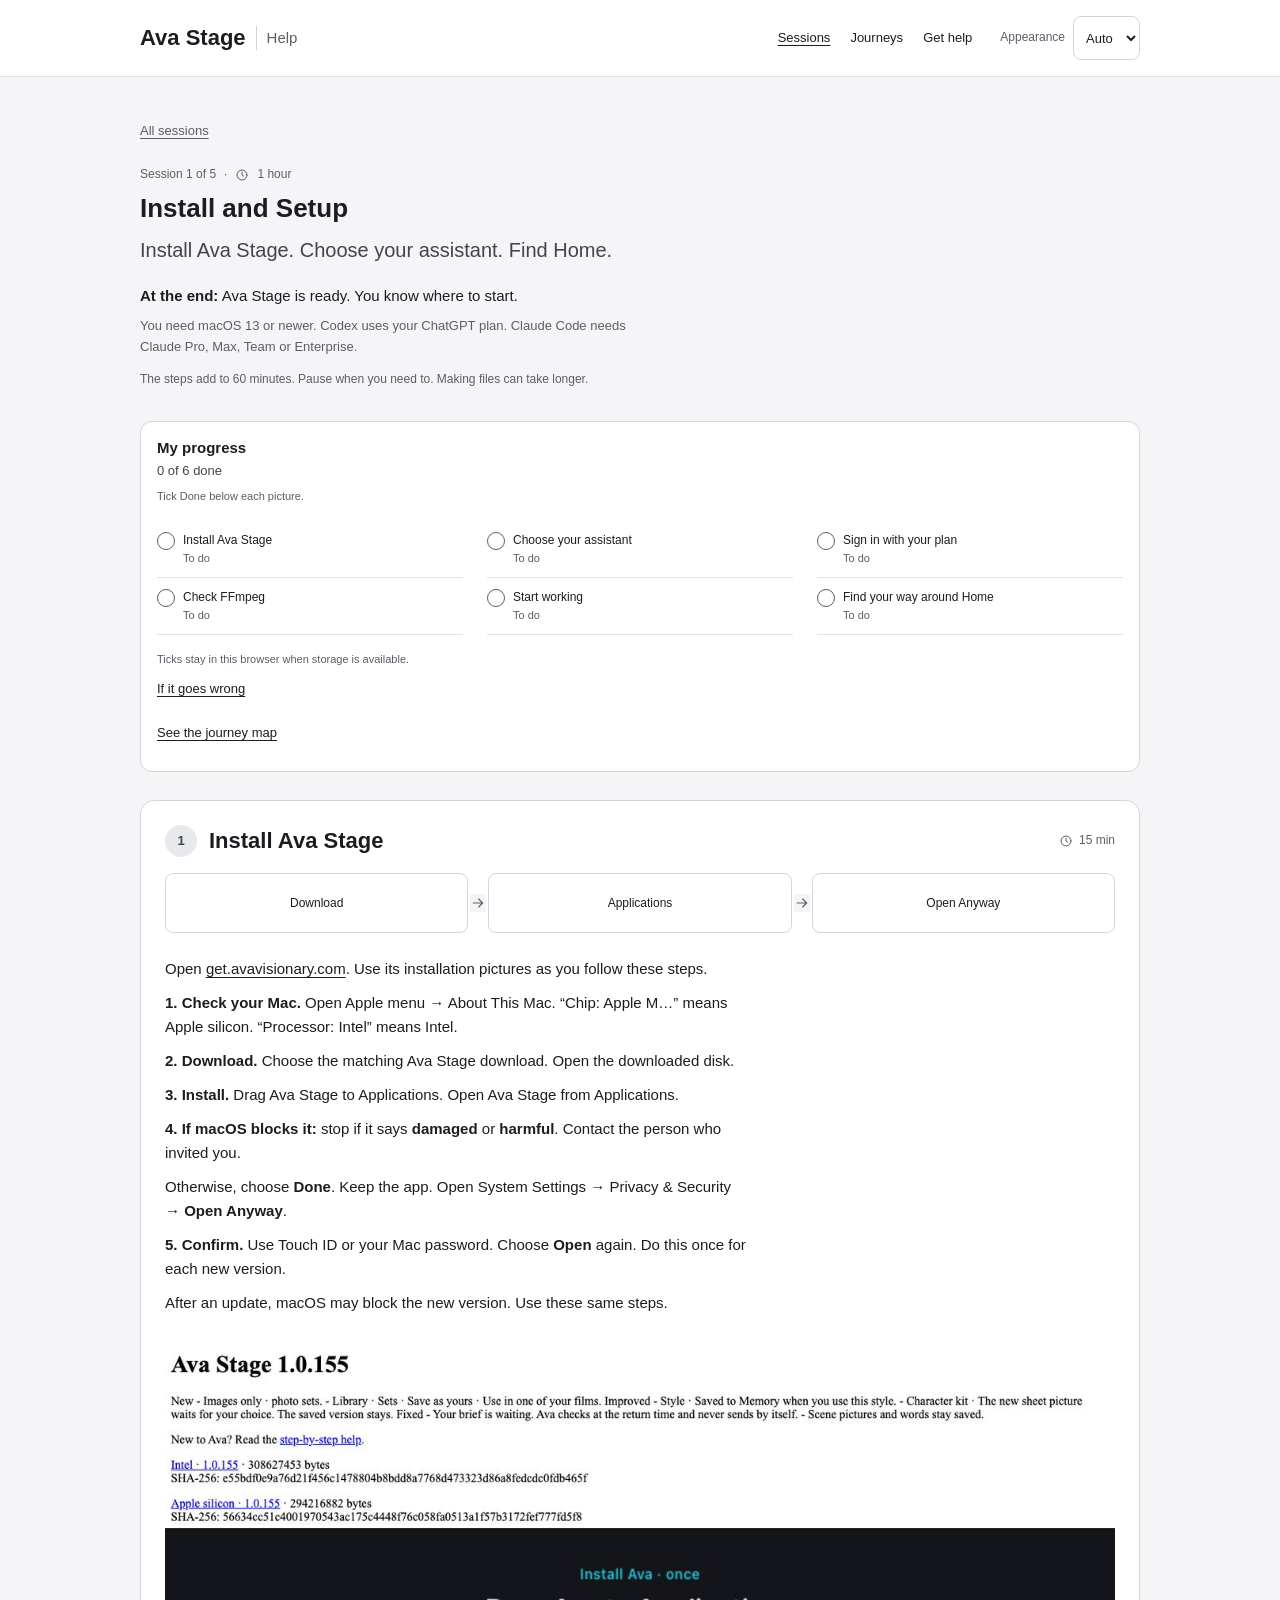
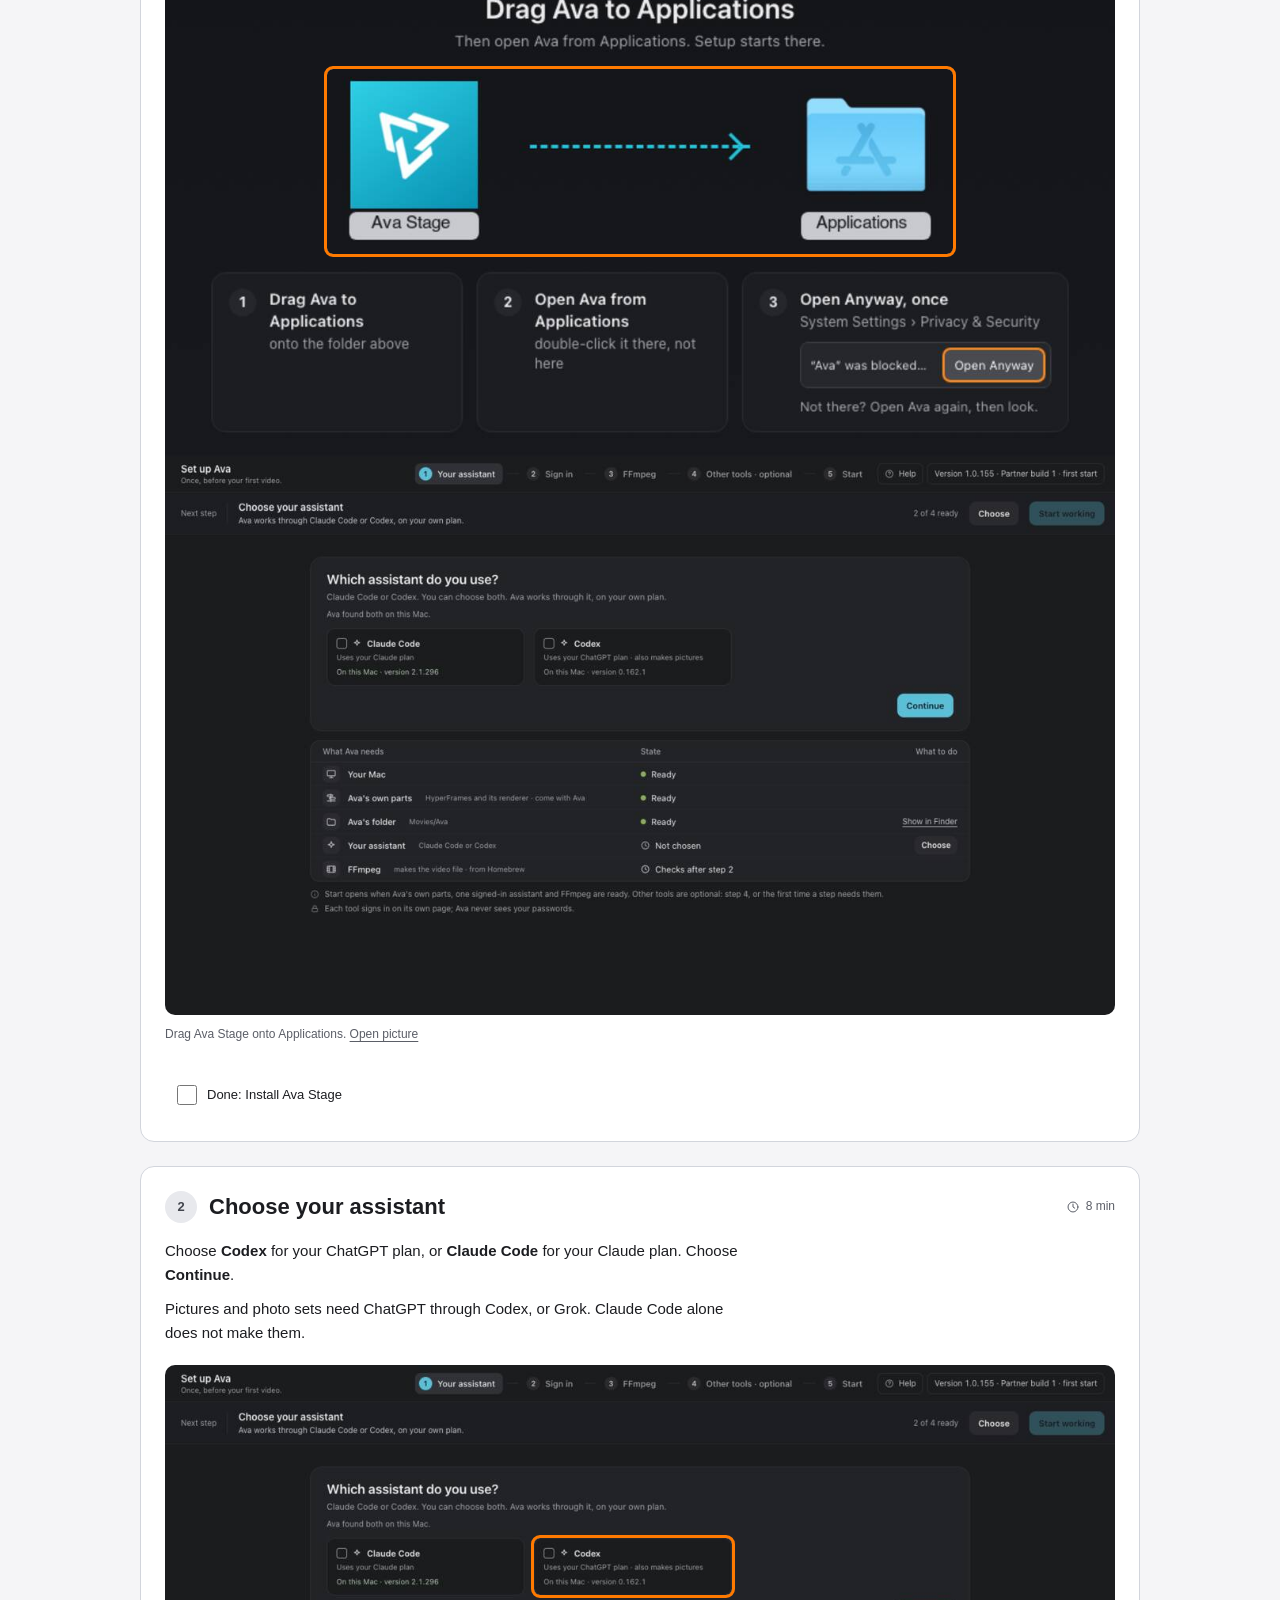
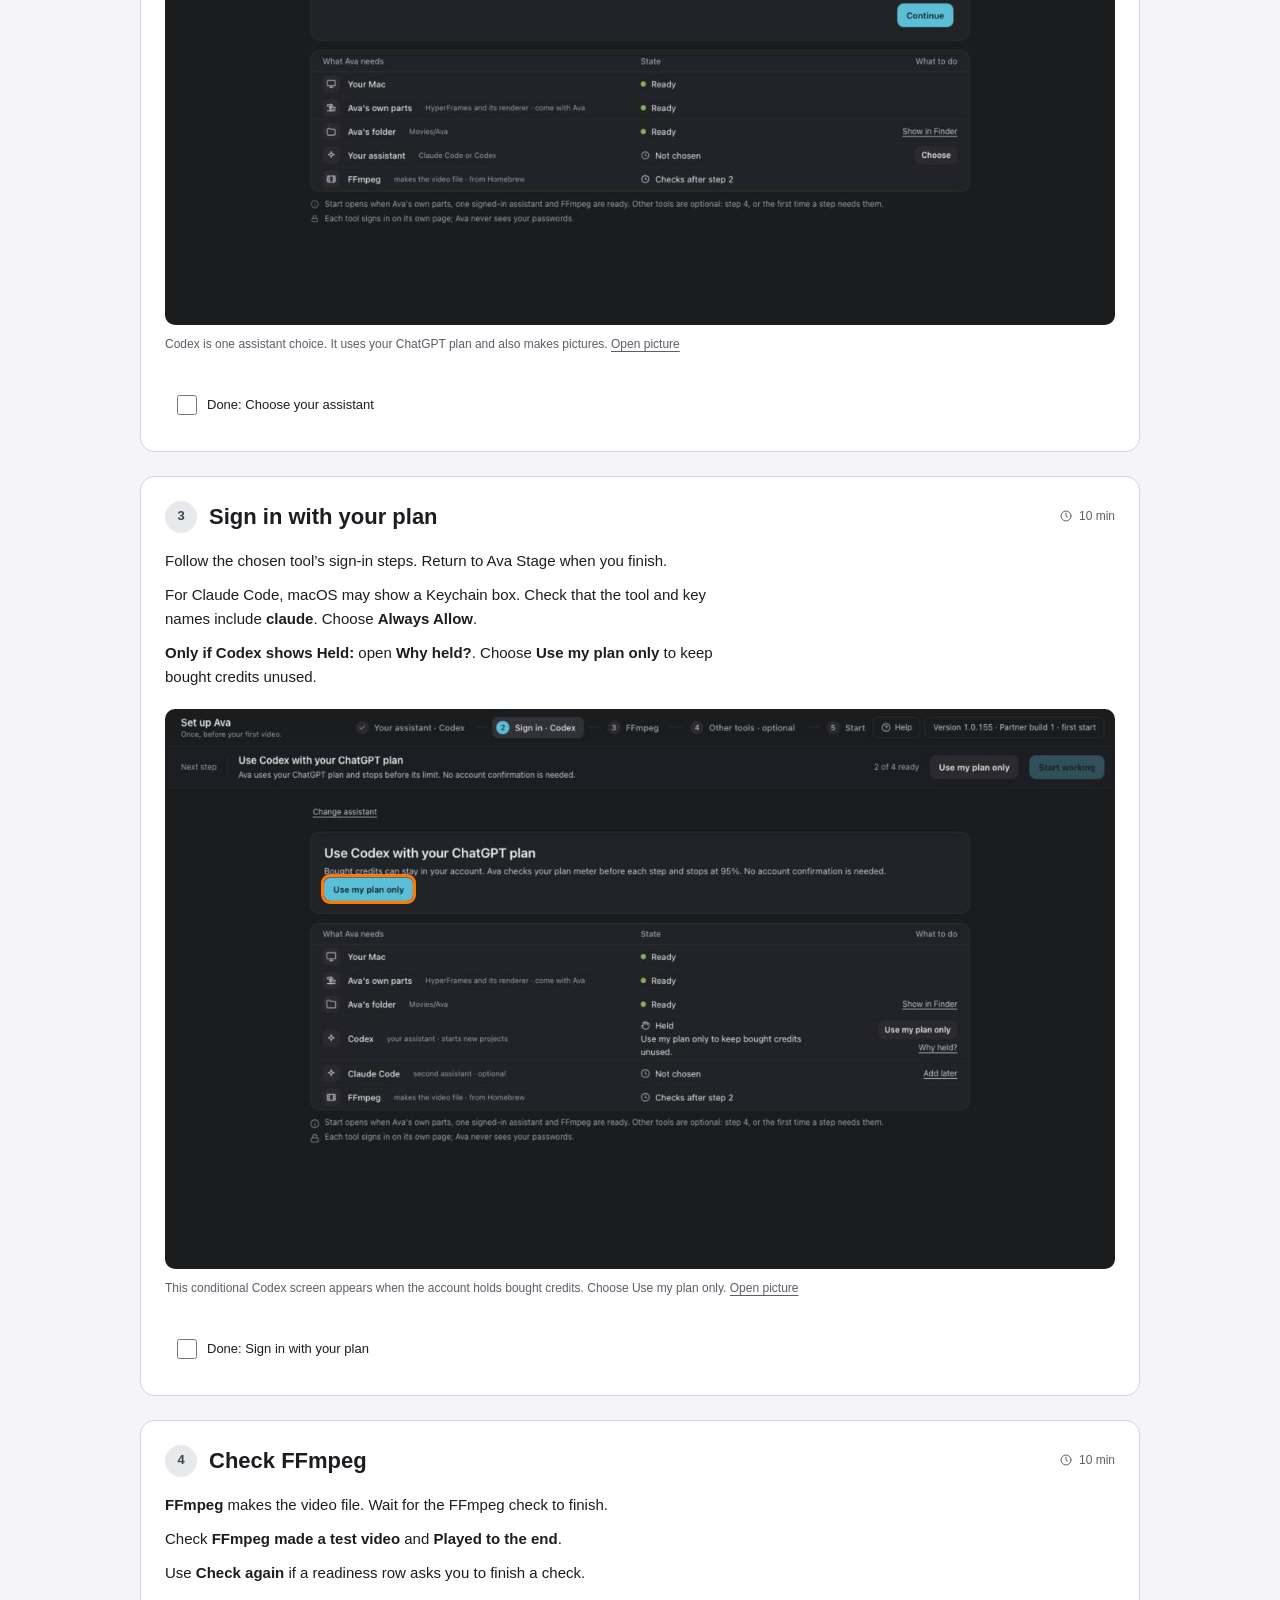
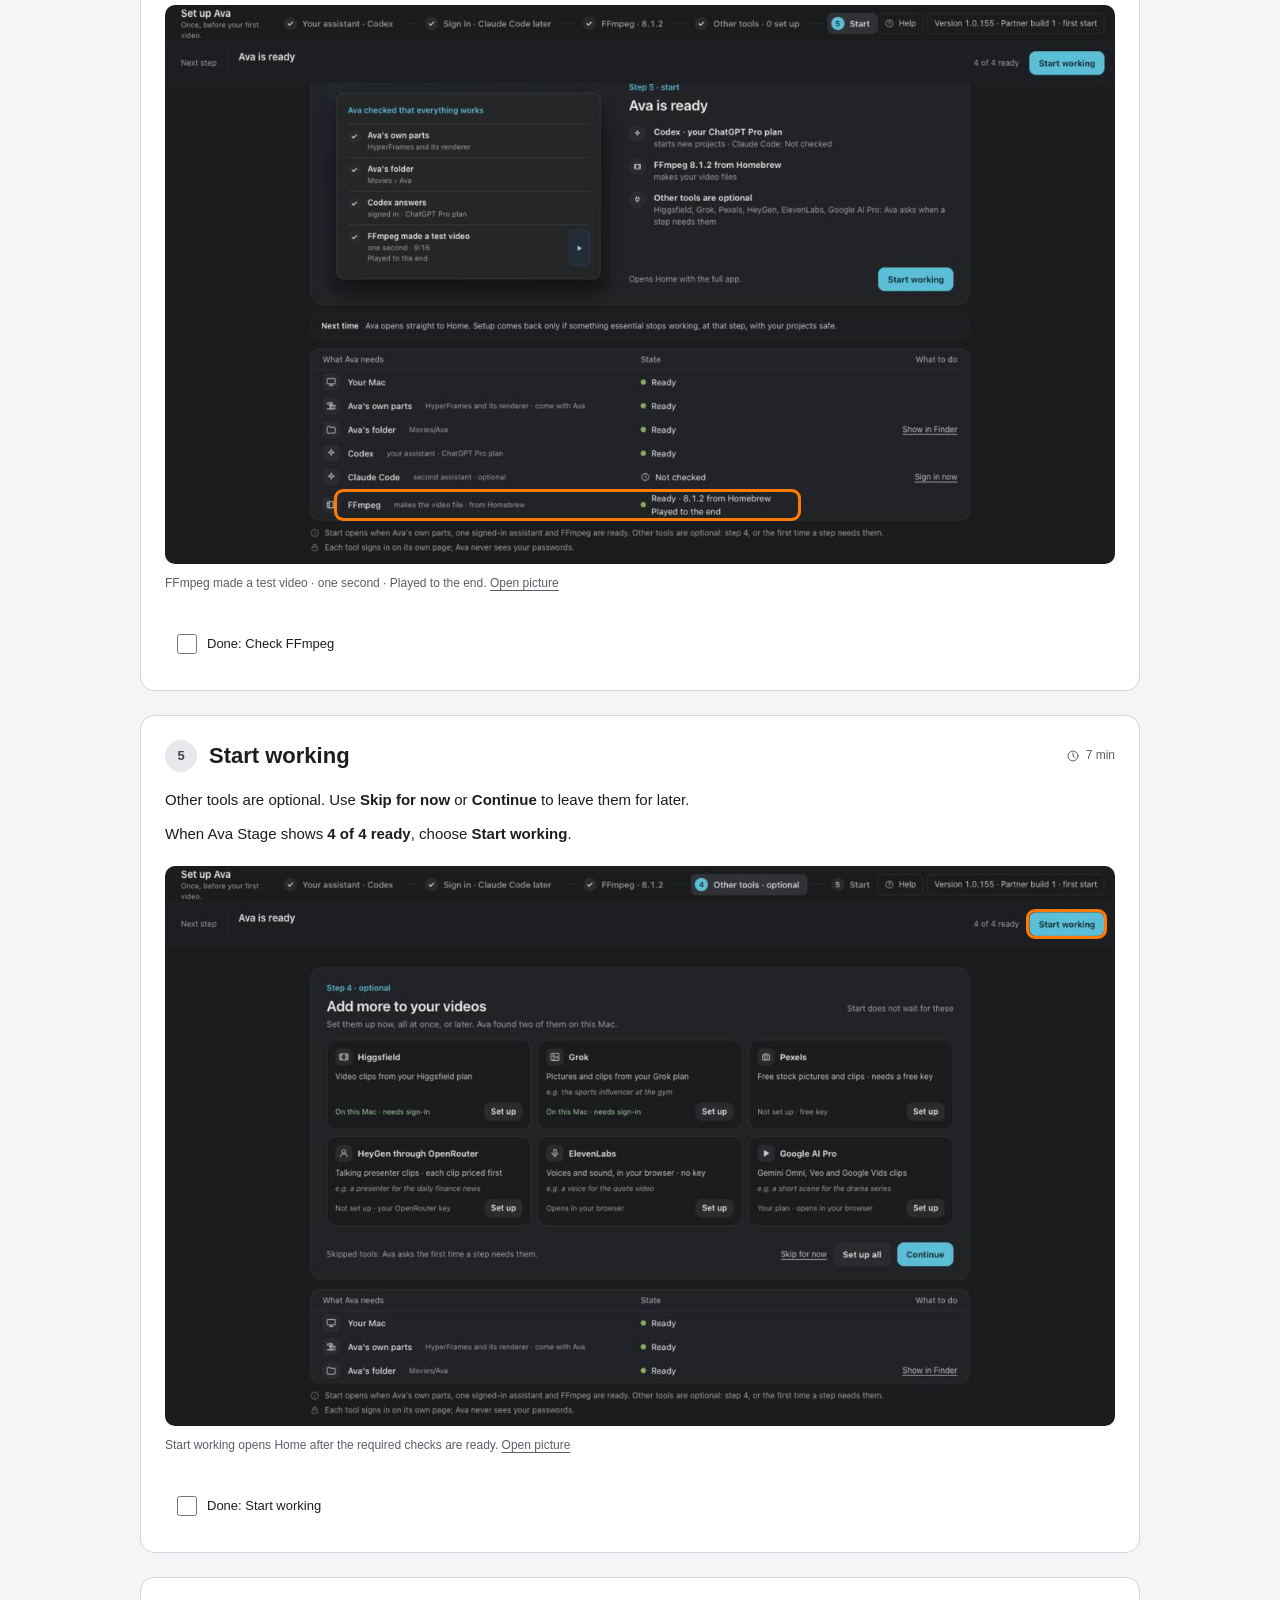
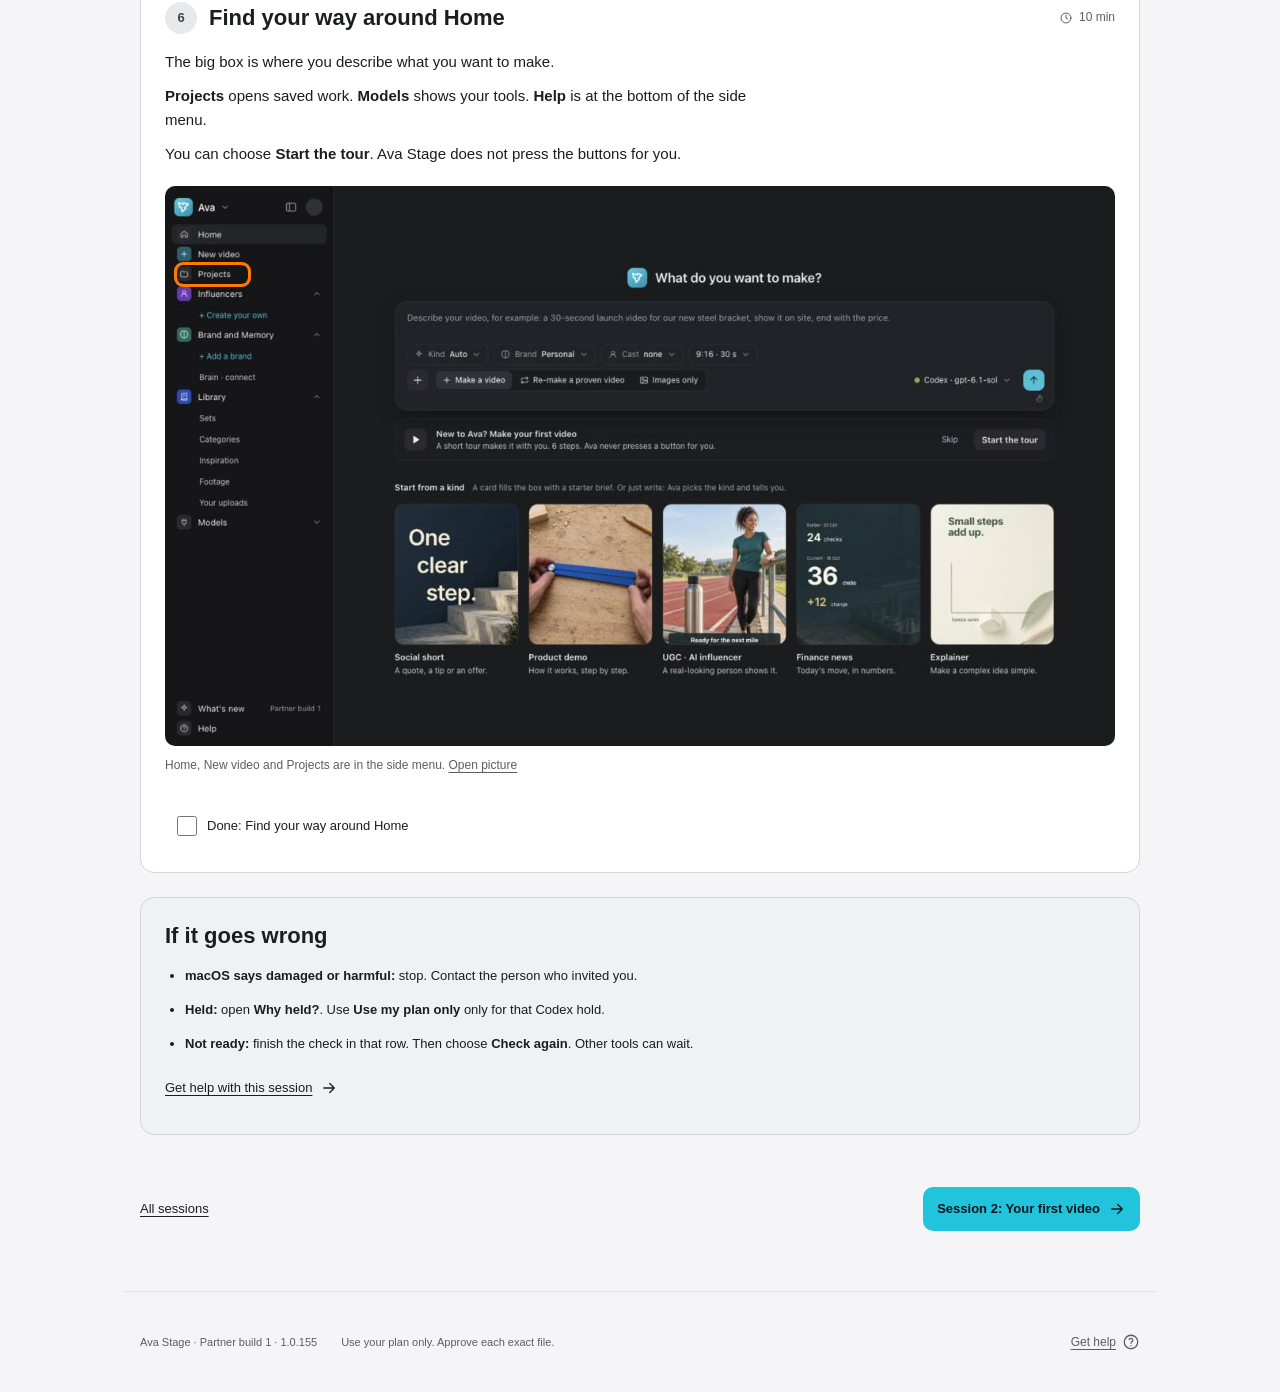
<file: help/sessions/01-setup.html>
<!doctype html>
<html lang="en" data-theme="auto">
<head>
<meta charset="utf-8">
<meta name="viewport" content="width=device-width, initial-scale=1">
<meta name="color-scheme" content="light dark">
<meta name="robots" content="noindex">
<meta name="description" content="Install Ava Stage. Choose your assistant. Find Home.">
<title>Session 1: Install and Setup · Ava Stage Help</title>
<link rel="stylesheet" href="../help.css">
</head>
<body>
<a class="skip" href="#main">Skip to content</a>
<header class="site-head"><div class="wrap head-inner">
<a class="brand" href="../index.html"><strong>Ava Stage</strong><span>Help</span></a>
<nav aria-label="Main"><a href="../index.html#sessions" aria-current="page">Sessions</a><a href="../journeys.html" >Journeys</a><a href="../index.html#help">Get help</a></nav>
<label class="theme" for="theme">Appearance<select id="theme"><option value="auto">Auto</option><option value="light">Light</option><option value="dark">Dark</option></select></label>
</div></header>
<main id="main" class="wrap" tabindex="-1"><div class="page-intro"><a class="back" href="../index.html#sessions">All sessions</a><p class="meta">Session 1 of 5 <span>·</span> <svg class="icon " viewBox="0 0 24 24" fill="none" stroke="currentColor" stroke-width="1.7" stroke-linecap="round" stroke-linejoin="round" aria-hidden="true"><circle cx="12" cy="12" r="8.5"/><path d="M12 7v5l3 2"/></svg> 1 hour</p><h1>Install and Setup</h1><p class="lead">Install Ava Stage. Choose your assistant. Find Home.</p>
<p class="goal"><strong>At the end:</strong> Ava Stage is ready. You know where to start.</p><p class="before">You need macOS 13 or newer. Codex uses your ChatGPT plan. Claude Code needs Claude Pro, Max, Team or Enterprise.</p><p class="pace">The steps add to 60 minutes. Pause when you need to. Making files can take longer.</p></div>
<div class="lesson-layout"><div class="lesson-body"><section class="card lesson-step" id="step-1" aria-labelledby="title-1">
<div class="step-heading"><span class="num">1</span><h2 id="title-1">Install Ava Stage</h2><span class="time"><svg class="icon " viewBox="0 0 24 24" fill="none" stroke="currentColor" stroke-width="1.7" stroke-linecap="round" stroke-linejoin="round" aria-hidden="true"><circle cx="12" cy="12" r="8.5"/><path d="M12 7v5l3 2"/></svg>15 min</span></div>
<ol class="mini-map install-map" aria-label="Install Ava Stage"><li><span>Download</span><svg class="icon connector" viewBox="0 0 24 24" fill="none" stroke="currentColor" stroke-width="1.7" stroke-linecap="round" stroke-linejoin="round" aria-hidden="true"><path d="M5 12h14m-6-6 6 6-6 6"/></svg></li><li><span>Applications</span><svg class="icon connector" viewBox="0 0 24 24" fill="none" stroke="currentColor" stroke-width="1.7" stroke-linecap="round" stroke-linejoin="round" aria-hidden="true"><path d="M5 12h14m-6-6 6 6-6 6"/></svg></li><li><span>Open Anyway</span></li></ol><div class="step-copy"><p>Open <a href="https://get.avavisionary.com/">get.avavisionary.com</a>. Use its installation pictures as you follow these steps.</p><p><strong>1. Check your Mac.</strong> Open Apple menu → About This Mac. “Chip: Apple M…” means Apple silicon. “Processor: Intel” means Intel.</p><p><strong>2. Download.</strong> Choose the matching Ava Stage download. Open the downloaded disk.</p><p><strong>3. Install.</strong> Drag Ava Stage to Applications. Open Ava Stage from Applications.</p><p><strong>4. If macOS blocks it:</strong> stop if it says <strong>damaged</strong> or <strong>harmful</strong>. Contact the person who invited you.</p><p>Otherwise, choose <strong>Done</strong>. Keep the app. Open System Settings → Privacy &amp; Security → <strong>Open Anyway</strong>.</p><p><strong>5. Confirm.</strong> Use Touch ID or your Mac password. Choose <strong>Open</strong> again. Do this once for each new version.</p><p>After an update, macOS may block the new version. Use these same steps.</p></div><figure class="screen"><a href="../assets/setup-first.jpg" aria-label="Open picture: Drag Ava Stage onto Applications."><picture><source media="(max-width:520px)" srcset="../assets/setup-first-phone.jpg"><img src="../assets/setup-first.jpg" width="1200" height="1617" alt="Drag Ava Stage onto Applications." loading="eager" decoding="async"></picture><span class="hit" aria-hidden="true" style="--x:17.0732%;--y:26.1154%;--w:65.8537%;--h:14.3898%;--px:1.7857%;--py:4.4469%;--pw:96.4286%;--ph:88.3824%"></span></a><figcaption>Drag Ava Stage onto Applications. <a href="../assets/setup-first.jpg">Open picture</a></figcaption></figure>
<label class="check-row done-row"><input type="checkbox" data-check="s1-1" id="s1-1"><span>Done: Install Ava Stage</span></label></section><section class="card lesson-step" id="step-2" aria-labelledby="title-2">
<div class="step-heading"><span class="num">2</span><h2 id="title-2">Choose your assistant</h2><span class="time"><svg class="icon " viewBox="0 0 24 24" fill="none" stroke="currentColor" stroke-width="1.7" stroke-linecap="round" stroke-linejoin="round" aria-hidden="true"><circle cx="12" cy="12" r="8.5"/><path d="M12 7v5l3 2"/></svg>8 min</span></div>
<div class="step-copy"><p>Choose <strong>Codex</strong> for your ChatGPT plan, or <strong>Claude Code</strong> for your Claude plan. Choose <strong>Continue</strong>.</p><p>Pictures and photo sets need ChatGPT through Codex, or Grok. Claude Code alone does not make them.</p></div><figure class="screen"><a href="../assets/assistant.jpg" aria-label="Open picture: Codex is one assistant choice. It uses your ChatGPT plan and also makes pictures."><picture><source media="(max-width:520px)" srcset="../assets/assistant-phone.jpg"><img src="../assets/assistant.jpg" width="1200" height="707" alt="Codex is one assistant choice. It uses your ChatGPT plan and also makes pictures." loading="lazy" decoding="async"></picture><span class="hit" aria-hidden="true" style="--x:38.8194%;--y:30.8962%;--w:20.8333%;--h:10.1415%;--px:10.5263%;--py:30.0926%;--pw:78.9474%;--ph:39.8148%"></span></a><figcaption>Codex is one assistant choice. It uses your ChatGPT plan and also makes pictures. <a href="../assets/assistant.jpg">Open picture</a></figcaption></figure>
<label class="check-row done-row"><input type="checkbox" data-check="s1-2" id="s1-2"><span>Done: Choose your assistant</span></label></section><section class="card lesson-step" id="step-3" aria-labelledby="title-3">
<div class="step-heading"><span class="num">3</span><h2 id="title-3">Sign in with your plan</h2><span class="time"><svg class="icon " viewBox="0 0 24 24" fill="none" stroke="currentColor" stroke-width="1.7" stroke-linecap="round" stroke-linejoin="round" aria-hidden="true"><circle cx="12" cy="12" r="8.5"/><path d="M12 7v5l3 2"/></svg>10 min</span></div>
<div class="step-copy"><p>Follow the chosen tool’s sign-in steps. Return to Ava Stage when you finish.</p><p>For Claude Code, macOS may show a Keychain box. Check that the tool and key names include <strong>claude</strong>. Choose <strong>Always Allow</strong>.</p><p><strong>Only if Codex shows Held:</strong> open <strong>Why held?</strong>. Choose <strong>Use my plan only</strong> to keep bought credits unused.</p></div><figure class="screen"><a href="../assets/plan-only.jpg" aria-label="Open picture: This conditional Codex screen appears when the account holds bought credits. Choose Use my plan only."><picture><source media="(max-width:520px)" srcset="../assets/plan-only-phone.jpg"><img src="../assets/plan-only.jpg" width="1200" height="707" alt="This conditional Codex screen appears when the account holds bought credits. Choose Use my plan only." loading="lazy" decoding="async"></picture><span class="hit" aria-hidden="true" style="--x:16.7361%;--y:30.0708%;--w:9.3750%;--h:4.2453%;--px:31.3889%;--py:41.6667%;--pw:37.5000%;--ph:16.6667%"></span></a><figcaption>This conditional Codex screen appears when the account holds bought credits. Choose Use my plan only. <a href="../assets/plan-only.jpg">Open picture</a></figcaption></figure>
<label class="check-row done-row"><input type="checkbox" data-check="s1-3" id="s1-3"><span>Done: Sign in with your plan</span></label></section><section class="card lesson-step" id="step-4" aria-labelledby="title-4">
<div class="step-heading"><span class="num">4</span><h2 id="title-4">Check FFmpeg</h2><span class="time"><svg class="icon " viewBox="0 0 24 24" fill="none" stroke="currentColor" stroke-width="1.7" stroke-linecap="round" stroke-linejoin="round" aria-hidden="true"><circle cx="12" cy="12" r="8.5"/><path d="M12 7v5l3 2"/></svg>10 min</span></div>
<div class="step-copy"><p><strong>FFmpeg</strong> makes the video file. Wait for the FFmpeg check to finish.</p><p>Check <strong>FFmpeg made a test video</strong> and <strong>Played to the end</strong>.</p><p>Use <strong>Check again</strong> if a readiness row asks you to finish a check.</p></div><figure class="screen"><a href="../assets/ffmpeg.jpg" aria-label="Open picture: FFmpeg made a test video · one second · Played to the end."><picture><source media="(max-width:520px)" srcset="../assets/ffmpeg-phone.jpg"><img src="../assets/ffmpeg.jpg" width="1200" height="707" alt="FFmpeg made a test video · one second · Played to the end." loading="lazy" decoding="async"></picture><span class="hit" aria-hidden="true" style="--x:18.0556%;--y:87.0283%;--w:48.6111%;--h:4.7170%;--px:1.8229%;--py:9.7561%;--pw:96.3542%;--ph:80.4878%"></span></a><figcaption>FFmpeg made a test video · one second · Played to the end. <a href="../assets/ffmpeg.jpg">Open picture</a></figcaption></figure>
<label class="check-row done-row"><input type="checkbox" data-check="s1-4" id="s1-4"><span>Done: Check FFmpeg</span></label></section><section class="card lesson-step" id="step-5" aria-labelledby="title-5">
<div class="step-heading"><span class="num">5</span><h2 id="title-5">Start working</h2><span class="time"><svg class="icon " viewBox="0 0 24 24" fill="none" stroke="currentColor" stroke-width="1.7" stroke-linecap="round" stroke-linejoin="round" aria-hidden="true"><circle cx="12" cy="12" r="8.5"/><path d="M12 7v5l3 2"/></svg>7 min</span></div>
<div class="step-copy"><p>Other tools are optional. Use <strong>Skip for now</strong> or <strong>Continue</strong> to leave them for later.</p><p>When Ava Stage shows <strong>4 of 4 ready</strong>, choose <strong>Start working</strong>.</p></div><figure class="screen"><a href="../assets/start.jpg" aria-label="Open picture: Start working opens Home after the required checks are ready."><picture><source media="(max-width:520px)" srcset="../assets/start-phone.jpg"><img src="../assets/start.jpg" width="1200" height="707" alt="Start working opens Home after the required checks are ready." loading="lazy" decoding="async"></picture><span class="hit" aria-hidden="true" style="--x:90.9722%;--y:8.2547%;--w:7.9167%;--h:4.2453%;--px:63.8889%;--py:32.4074%;--pw:31.6667%;--ph:16.6667%"></span></a><figcaption>Start working opens Home after the required checks are ready. <a href="../assets/start.jpg">Open picture</a></figcaption></figure>
<label class="check-row done-row"><input type="checkbox" data-check="s1-5" id="s1-5"><span>Done: Start working</span></label></section><section class="card lesson-step" id="step-6" aria-labelledby="title-6">
<div class="step-heading"><span class="num">6</span><h2 id="title-6">Find your way around Home</h2><span class="time"><svg class="icon " viewBox="0 0 24 24" fill="none" stroke="currentColor" stroke-width="1.7" stroke-linecap="round" stroke-linejoin="round" aria-hidden="true"><circle cx="12" cy="12" r="8.5"/><path d="M12 7v5l3 2"/></svg>10 min</span></div>
<div class="step-copy"><p>The big box is where you describe what you want to make.</p><p><strong>Projects</strong> opens saved work. <strong>Models</strong> shows your tools. <strong>Help</strong> is at the bottom of the side menu.</p><p>You can choose <strong>Start the tour</strong>. Ava Stage does not press the buttons for you.</p></div><figure class="screen"><a href="../assets/home-nav.jpg" aria-label="Open picture: Home, New video and Projects are in the side menu."><picture><source media="(max-width:520px)" srcset="../assets/home-nav-phone.jpg"><img src="../assets/home-nav.jpg" width="1200" height="707" alt="Home, New video and Projects are in the side menu." loading="lazy" decoding="async"></picture><span class="hit" aria-hidden="true" style="--x:1.2500%;--y:14.0330%;--w:7.5000%;--h:3.4198%;--px:4.2857%;--py:29.3651%;--pw:25.7143%;--ph:11.5079%"></span></a><figcaption>Home, New video and Projects are in the side menu. <a href="../assets/home-nav.jpg">Open picture</a></figcaption></figure>
<label class="check-row done-row"><input type="checkbox" data-check="s1-6" id="s1-6"><span>Done: Find your way around Home</span></label></section><aside class="card recovery" id="if-it-goes-wrong"><h2>If it goes wrong</h2><ul><li><strong>macOS says damaged or harmful:</strong> stop. Contact the person who invited you.</li><li><strong>Held:</strong> open <strong>Why held?</strong>. Use <strong>Use my plan only</strong> only for that Codex hold.</li><li><strong>Not ready:</strong> finish the check in that row. Then choose <strong>Check again</strong>. Other tools can wait.</li></ul><a href="../index.html#help">Get help with this session <svg class="icon " viewBox="0 0 24 24" fill="none" stroke="currentColor" stroke-width="1.7" stroke-linecap="round" stroke-linejoin="round" aria-hidden="true"><path d="M5 12h14m-6-6 6 6-6 6"/></svg></a></aside>
<nav class="session-next" aria-label="Next session"><a href="../index.html#sessions">All sessions</a><a class="btn primary" href="02-first-video.html">Session 2: Your first video <svg class="icon " viewBox="0 0 24 24" fill="none" stroke="currentColor" stroke-width="1.7" stroke-linecap="round" stroke-linejoin="round" aria-hidden="true"><path d="M5 12h14m-6-6 6 6-6 6"/></svg></a></nav></div>
<aside class="progress-panel" aria-label="Session progress"><h2>My progress</h2><output data-count="s1-1 s1-2 s1-3 s1-4 s1-5 s1-6" aria-live="polite">0 of 6 done</output><p class="small">Tick Done below each picture.</p><ol class="progress-list"><li><a href="#step-1" data-for-check="s1-1"><span class="check-mark"><svg class="icon " viewBox="0 0 24 24" fill="none" stroke="currentColor" stroke-width="1.7" stroke-linecap="round" stroke-linejoin="round" aria-hidden="true"><path d="m5 12 4 4L19 6"/></svg></span><span>Install Ava Stage<small class="state">To do</small></span></a></li><li><a href="#step-2" data-for-check="s1-2"><span class="check-mark"><svg class="icon " viewBox="0 0 24 24" fill="none" stroke="currentColor" stroke-width="1.7" stroke-linecap="round" stroke-linejoin="round" aria-hidden="true"><path d="m5 12 4 4L19 6"/></svg></span><span>Choose your assistant<small class="state">To do</small></span></a></li><li><a href="#step-3" data-for-check="s1-3"><span class="check-mark"><svg class="icon " viewBox="0 0 24 24" fill="none" stroke="currentColor" stroke-width="1.7" stroke-linecap="round" stroke-linejoin="round" aria-hidden="true"><path d="m5 12 4 4L19 6"/></svg></span><span>Sign in with your plan<small class="state">To do</small></span></a></li><li><a href="#step-4" data-for-check="s1-4"><span class="check-mark"><svg class="icon " viewBox="0 0 24 24" fill="none" stroke="currentColor" stroke-width="1.7" stroke-linecap="round" stroke-linejoin="round" aria-hidden="true"><path d="m5 12 4 4L19 6"/></svg></span><span>Check FFmpeg<small class="state">To do</small></span></a></li><li><a href="#step-5" data-for-check="s1-5"><span class="check-mark"><svg class="icon " viewBox="0 0 24 24" fill="none" stroke="currentColor" stroke-width="1.7" stroke-linecap="round" stroke-linejoin="round" aria-hidden="true"><path d="m5 12 4 4L19 6"/></svg></span><span>Start working<small class="state">To do</small></span></a></li><li><a href="#step-6" data-for-check="s1-6"><span class="check-mark"><svg class="icon " viewBox="0 0 24 24" fill="none" stroke="currentColor" stroke-width="1.7" stroke-linecap="round" stroke-linejoin="round" aria-hidden="true"><path d="m5 12 4 4L19 6"/></svg></span><span>Find your way around Home<small class="state">To do</small></span></a></li></ol><p class="small">Ticks stay in this browser when storage is available.</p><a class="quiet" href="#if-it-goes-wrong">If it goes wrong</a><a class="quiet" href="../journeys.html#setup">See the journey map</a></aside></div></main>
<footer class="site-foot wrap"><p>Ava Stage · Partner build 1 · 1.0.155</p><p>Use your plan only. Approve each exact file.</p><a href="../index.html#help">Get help <svg class="icon " viewBox="0 0 24 24" fill="none" stroke="currentColor" stroke-width="1.7" stroke-linecap="round" stroke-linejoin="round" aria-hidden="true"><circle cx="12" cy="12" r="9"/><path d="M9.5 8.8a2.6 2.6 0 0 1 5 .8c0 2-2.5 2-2.5 4M12 17h.01"/></svg></a></footer>
<script>(() => {
  const key = 'ava-help-pb1';
  let saved = {};
  try { saved = JSON.parse(localStorage.getItem(key)) || {}; } catch (_) {}
  if (!saved || typeof saved !== 'object' || Array.isArray(saved)) saved = {};
  if (!saved.checks || typeof saved.checks !== 'object') saved.checks = {};
  const theme = document.getElementById('theme');
  const modes = ['auto', 'light', 'dark'];
  const applyTheme = value => {
    theme.value = modes.includes(value) ? value : 'auto';
    document.documentElement.dataset.theme = theme.value;
  };
  const write = () => { try { localStorage.setItem(key, JSON.stringify(saved)); } catch (_) {} };
  const update = () => {
    document.querySelectorAll('[data-count]').forEach(el => {
      const ids = el.dataset.count.split(' ');
      const n = ids.filter(id => saved.checks[id] === true).length;
      el.textContent = n + ' of ' + ids.length + ' done';
    });
    document.querySelectorAll('[data-for-check]').forEach(el => {
      const done = saved.checks[el.dataset.forCheck] === true;
      el.classList.toggle('is-done', done);
      el.querySelector('.state').textContent = done ? 'Done' : 'To do';
    });
  };
  applyTheme(saved.theme);
  theme.addEventListener('change', () => { saved.theme = theme.value; applyTheme(theme.value); write(); });
  document.querySelectorAll('[data-check]').forEach(input => {
    input.checked = saved.checks[input.dataset.check] === true;
    input.addEventListener('change', () => { saved.checks[input.dataset.check] = input.checked; update(); write(); });
  });
  update();
})();</script>
</body></html>
</file>
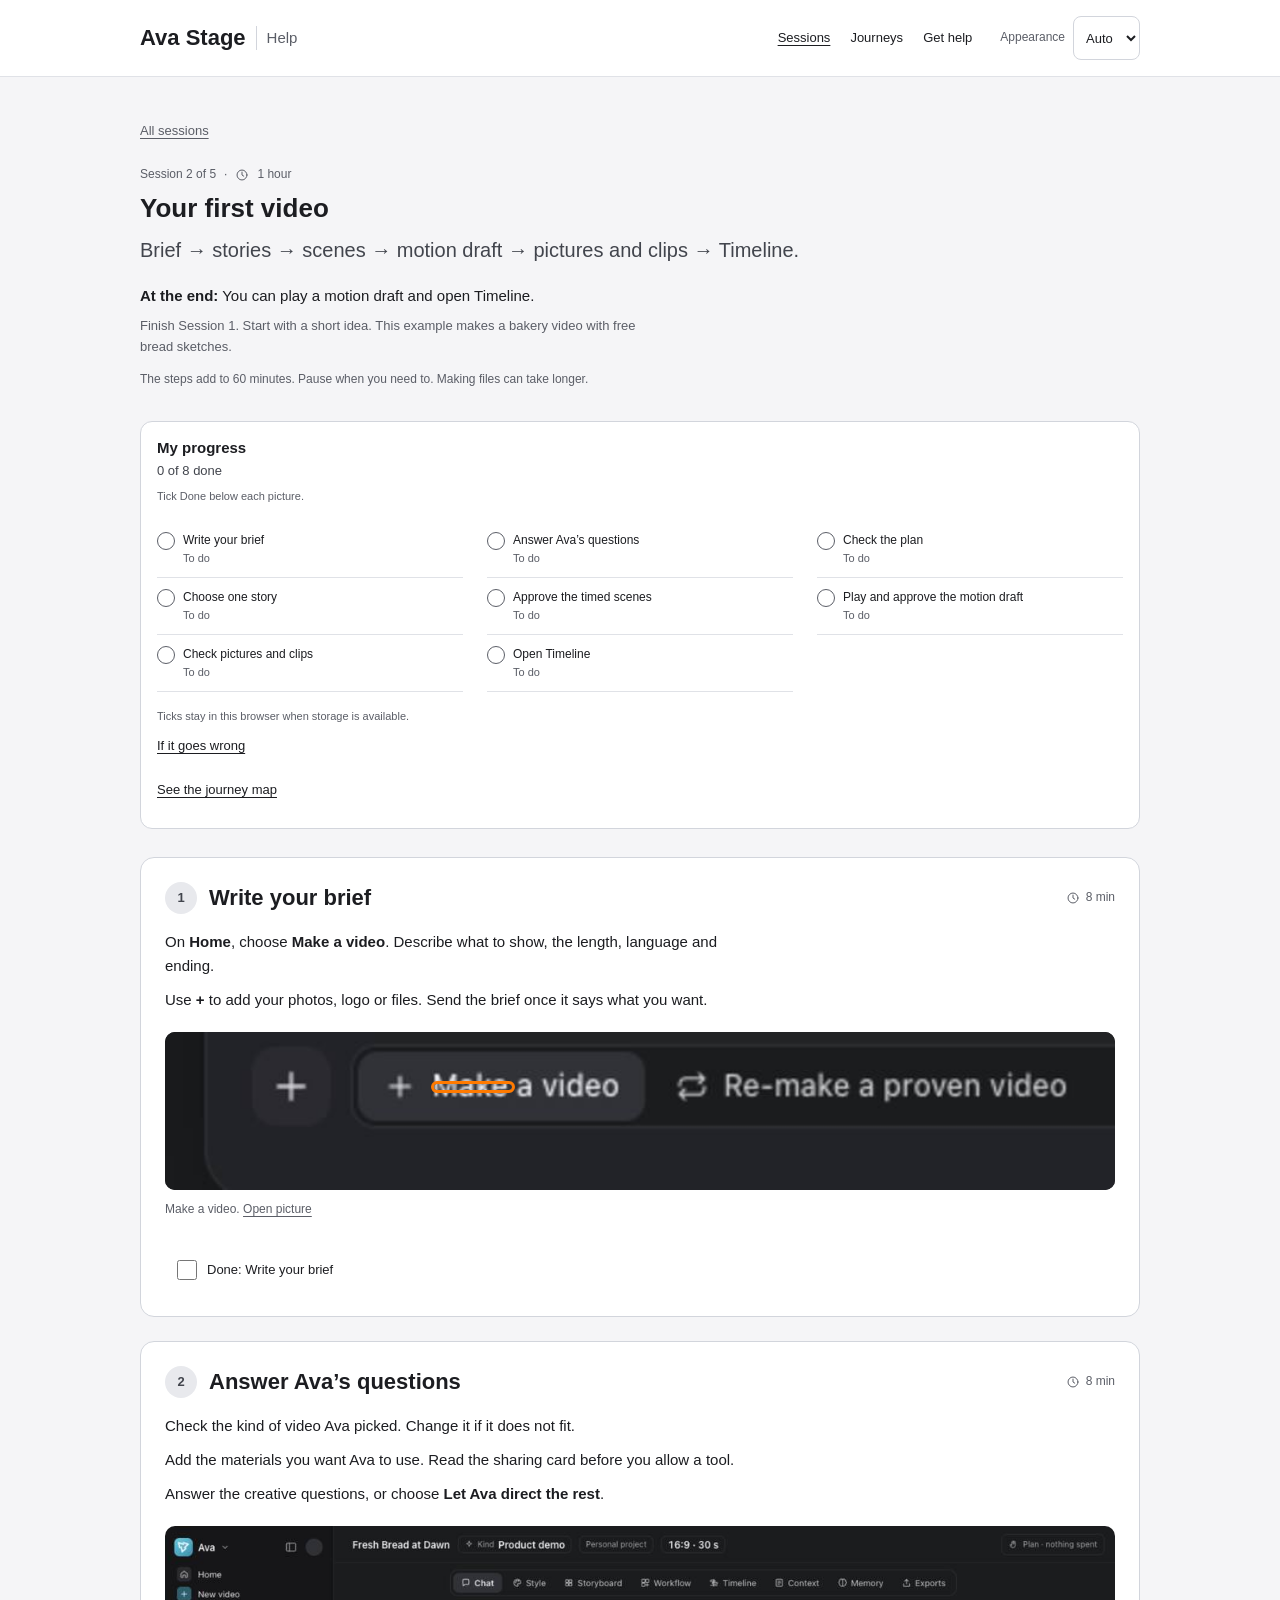
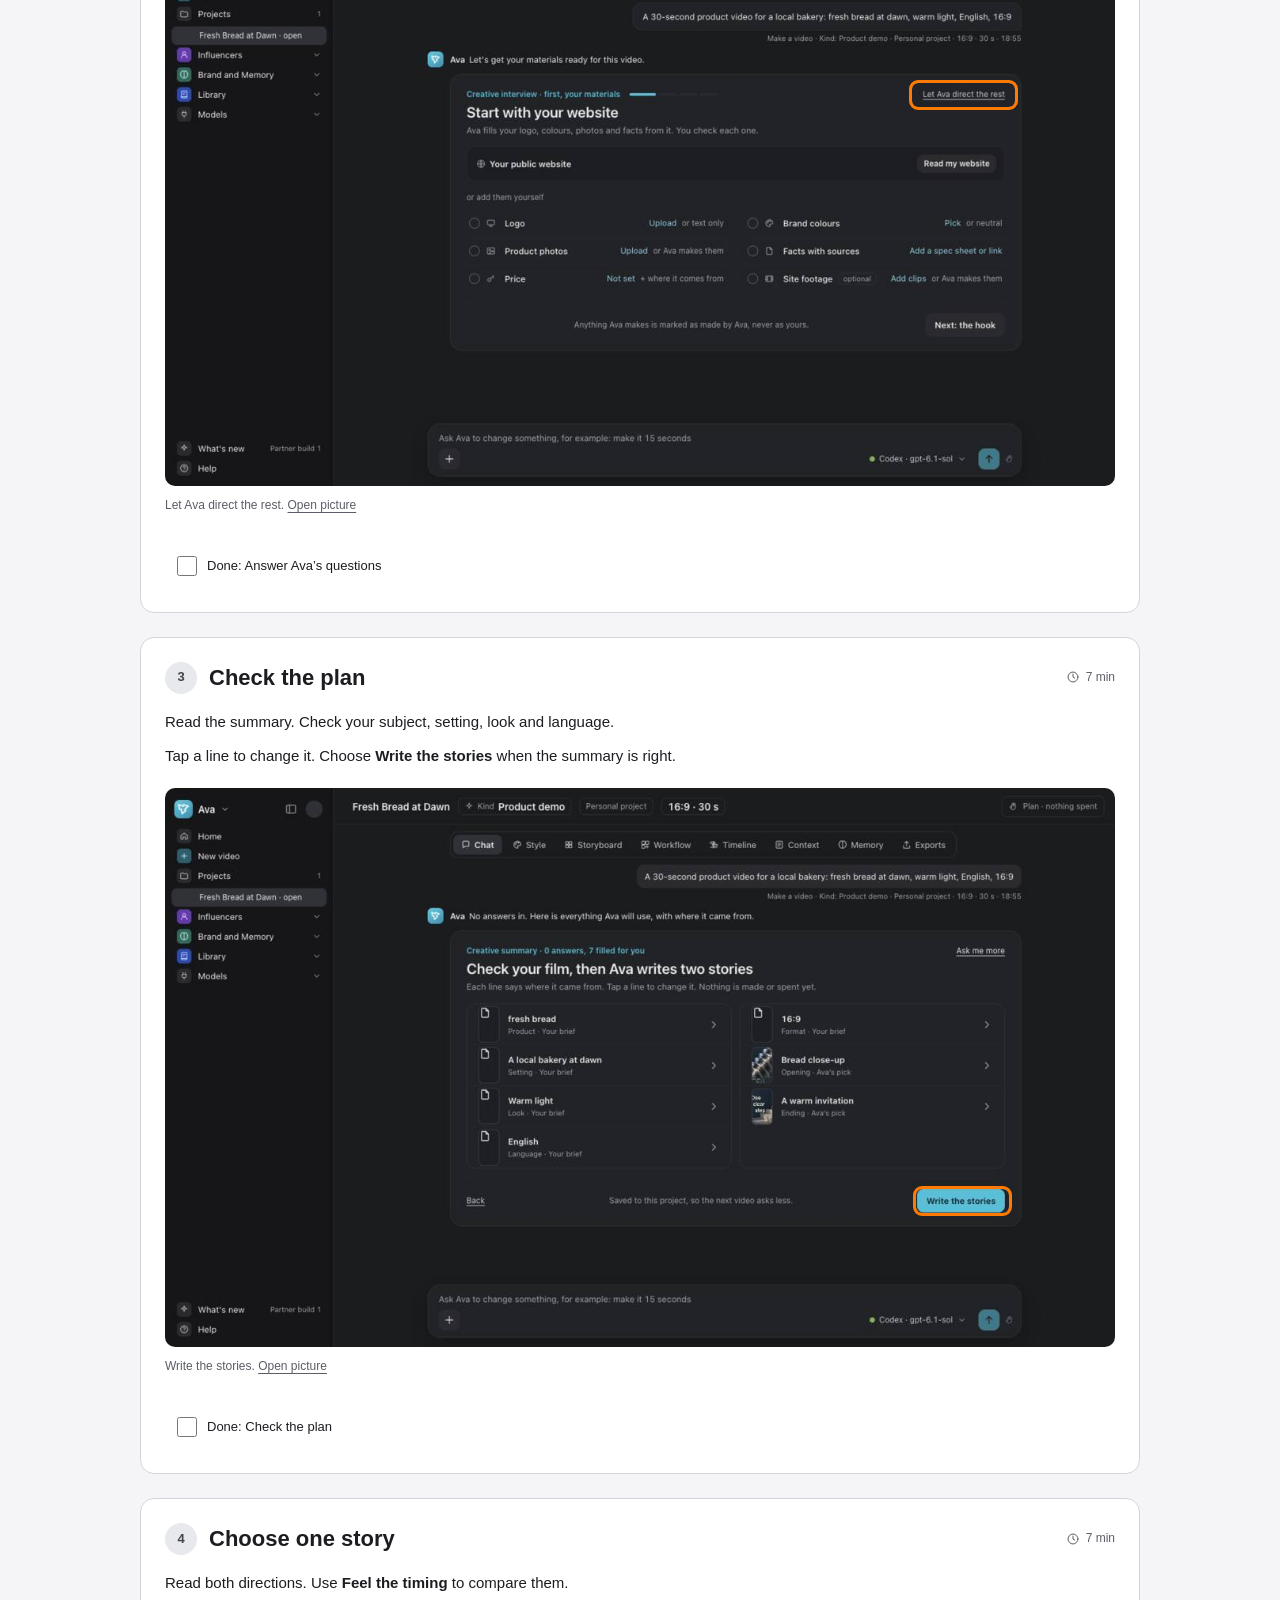
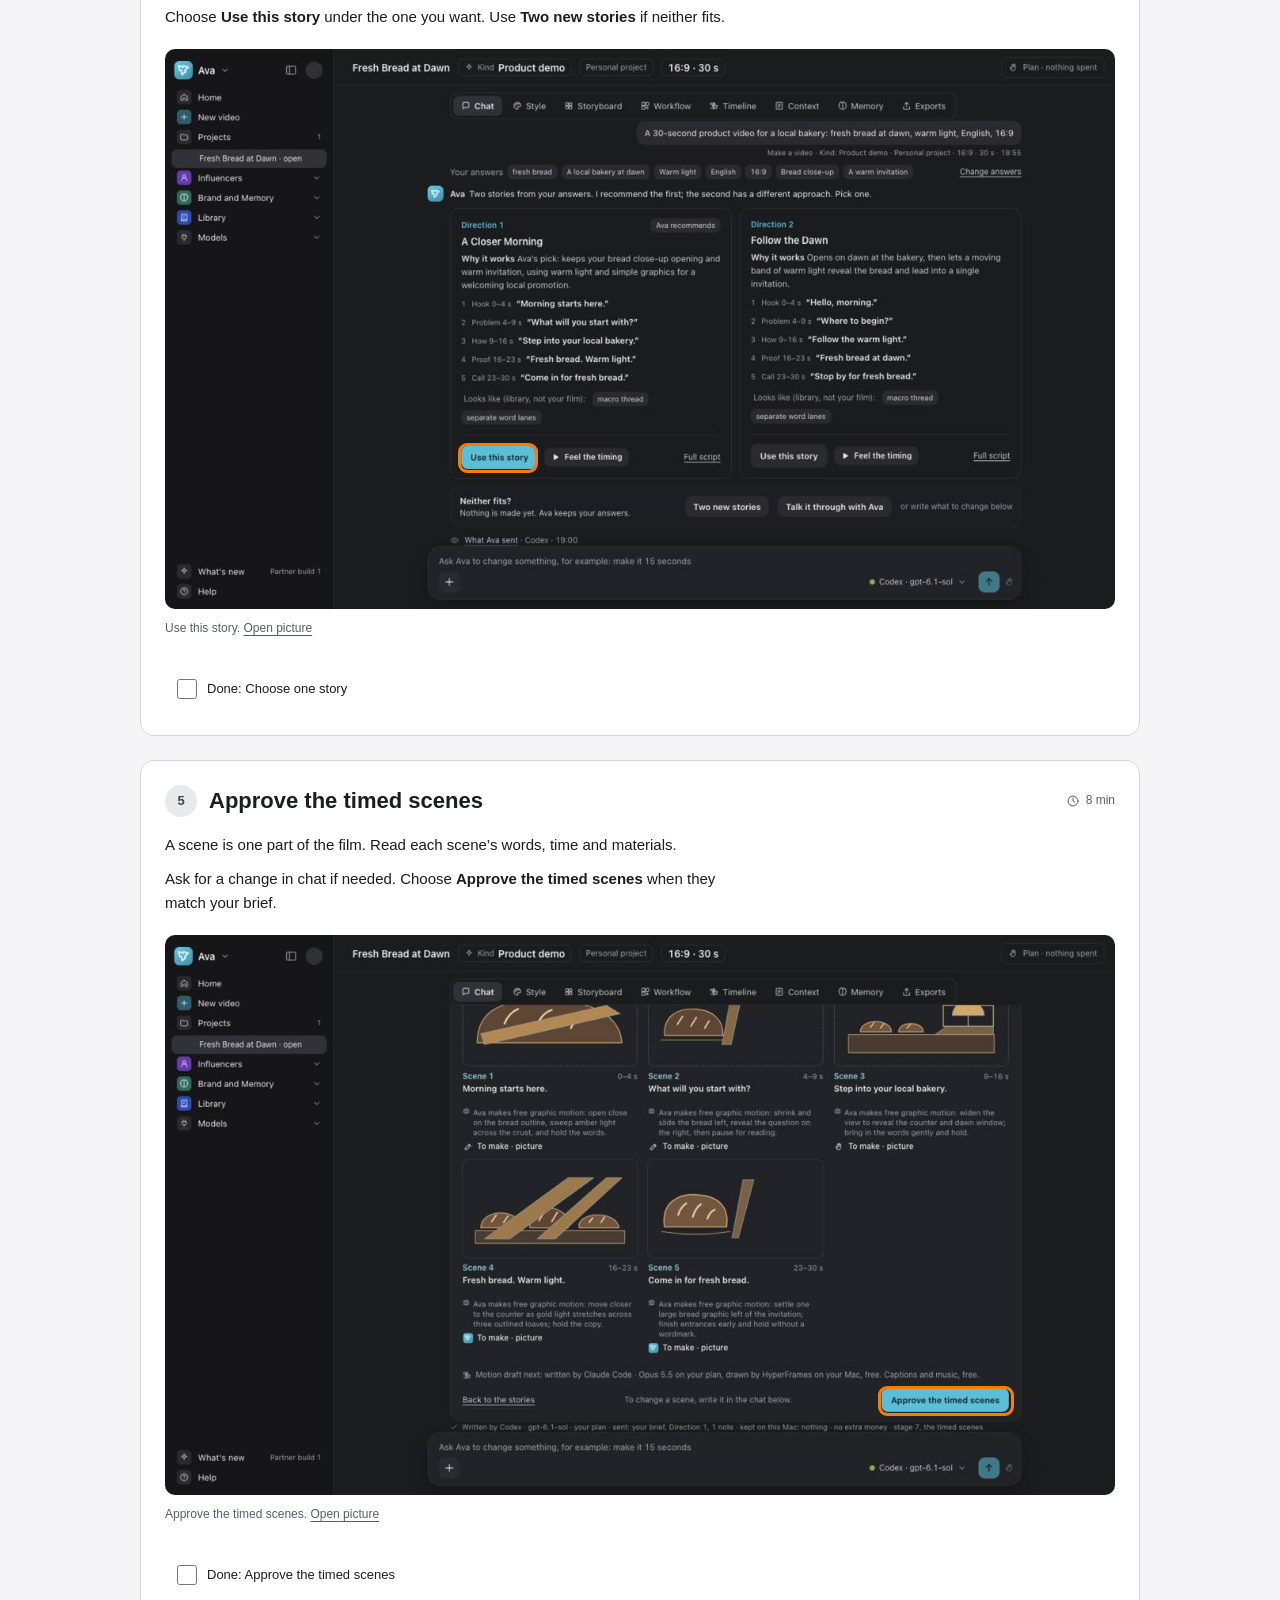
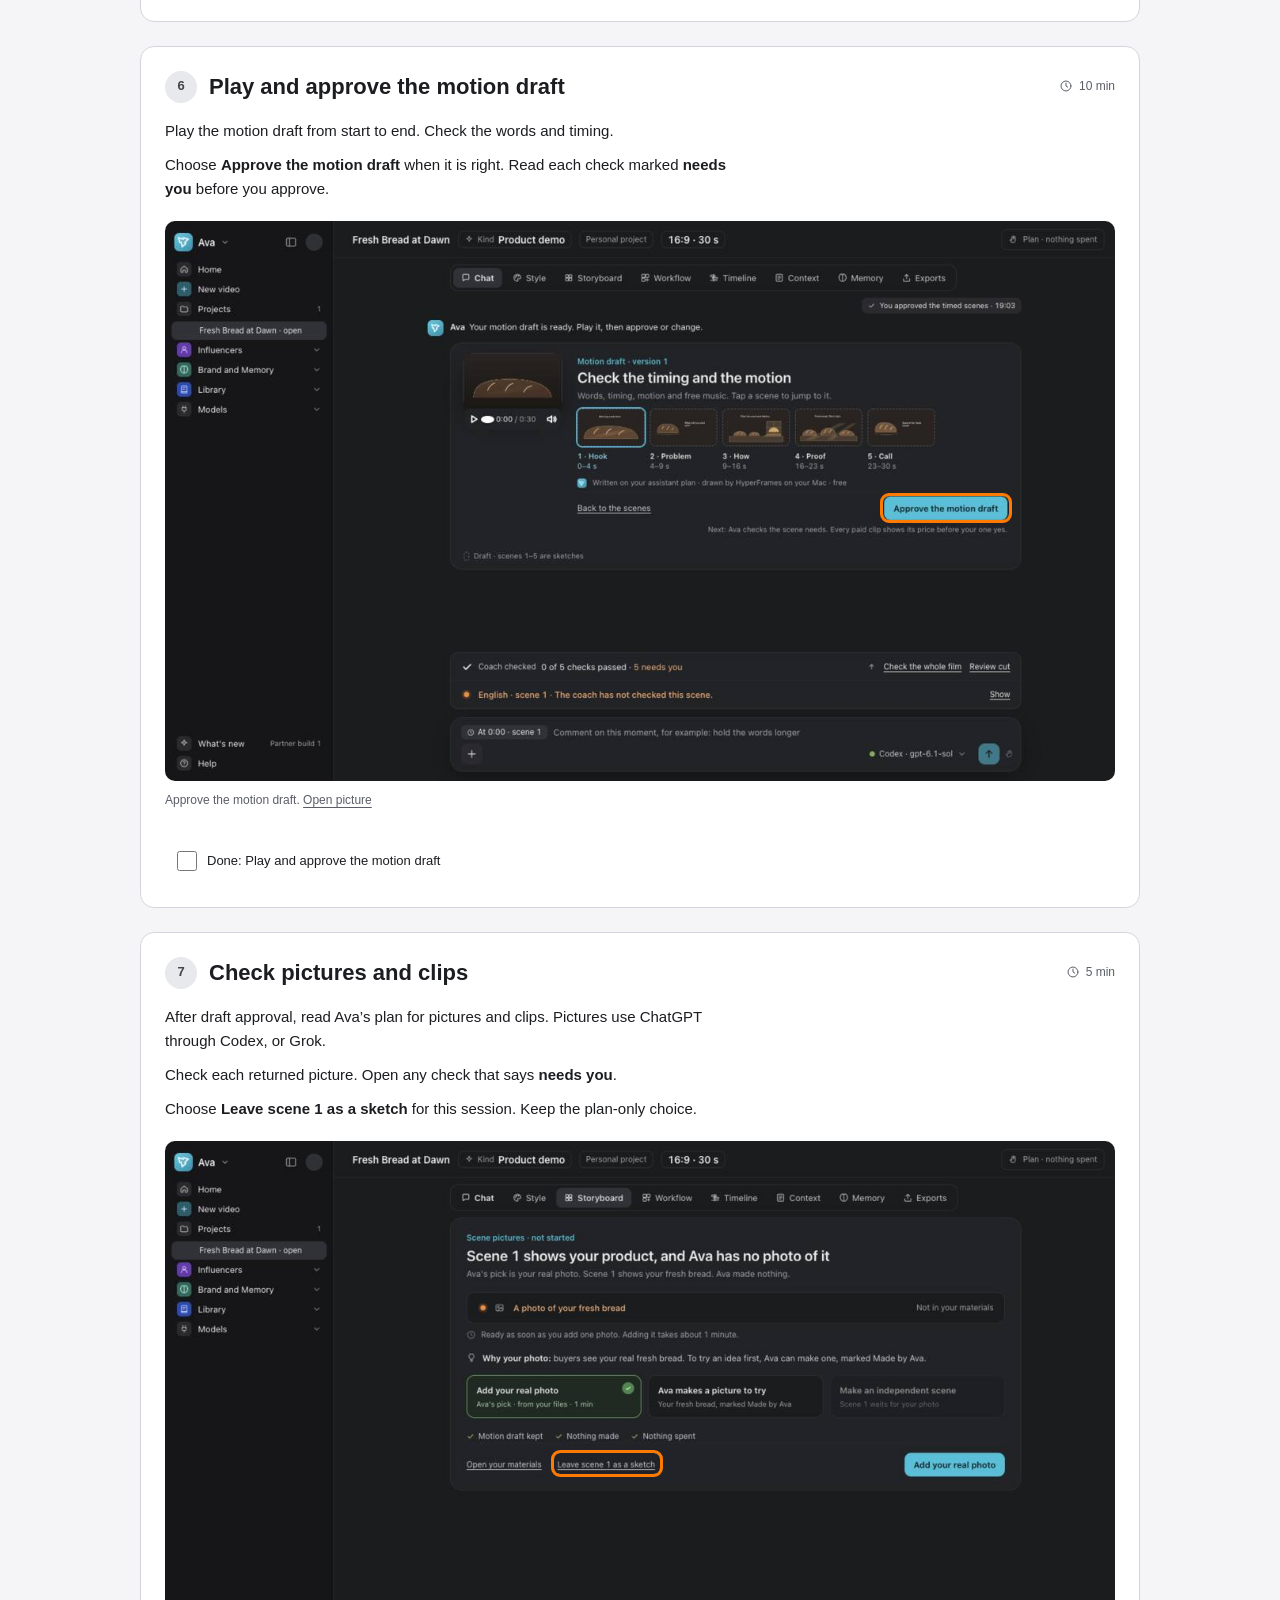
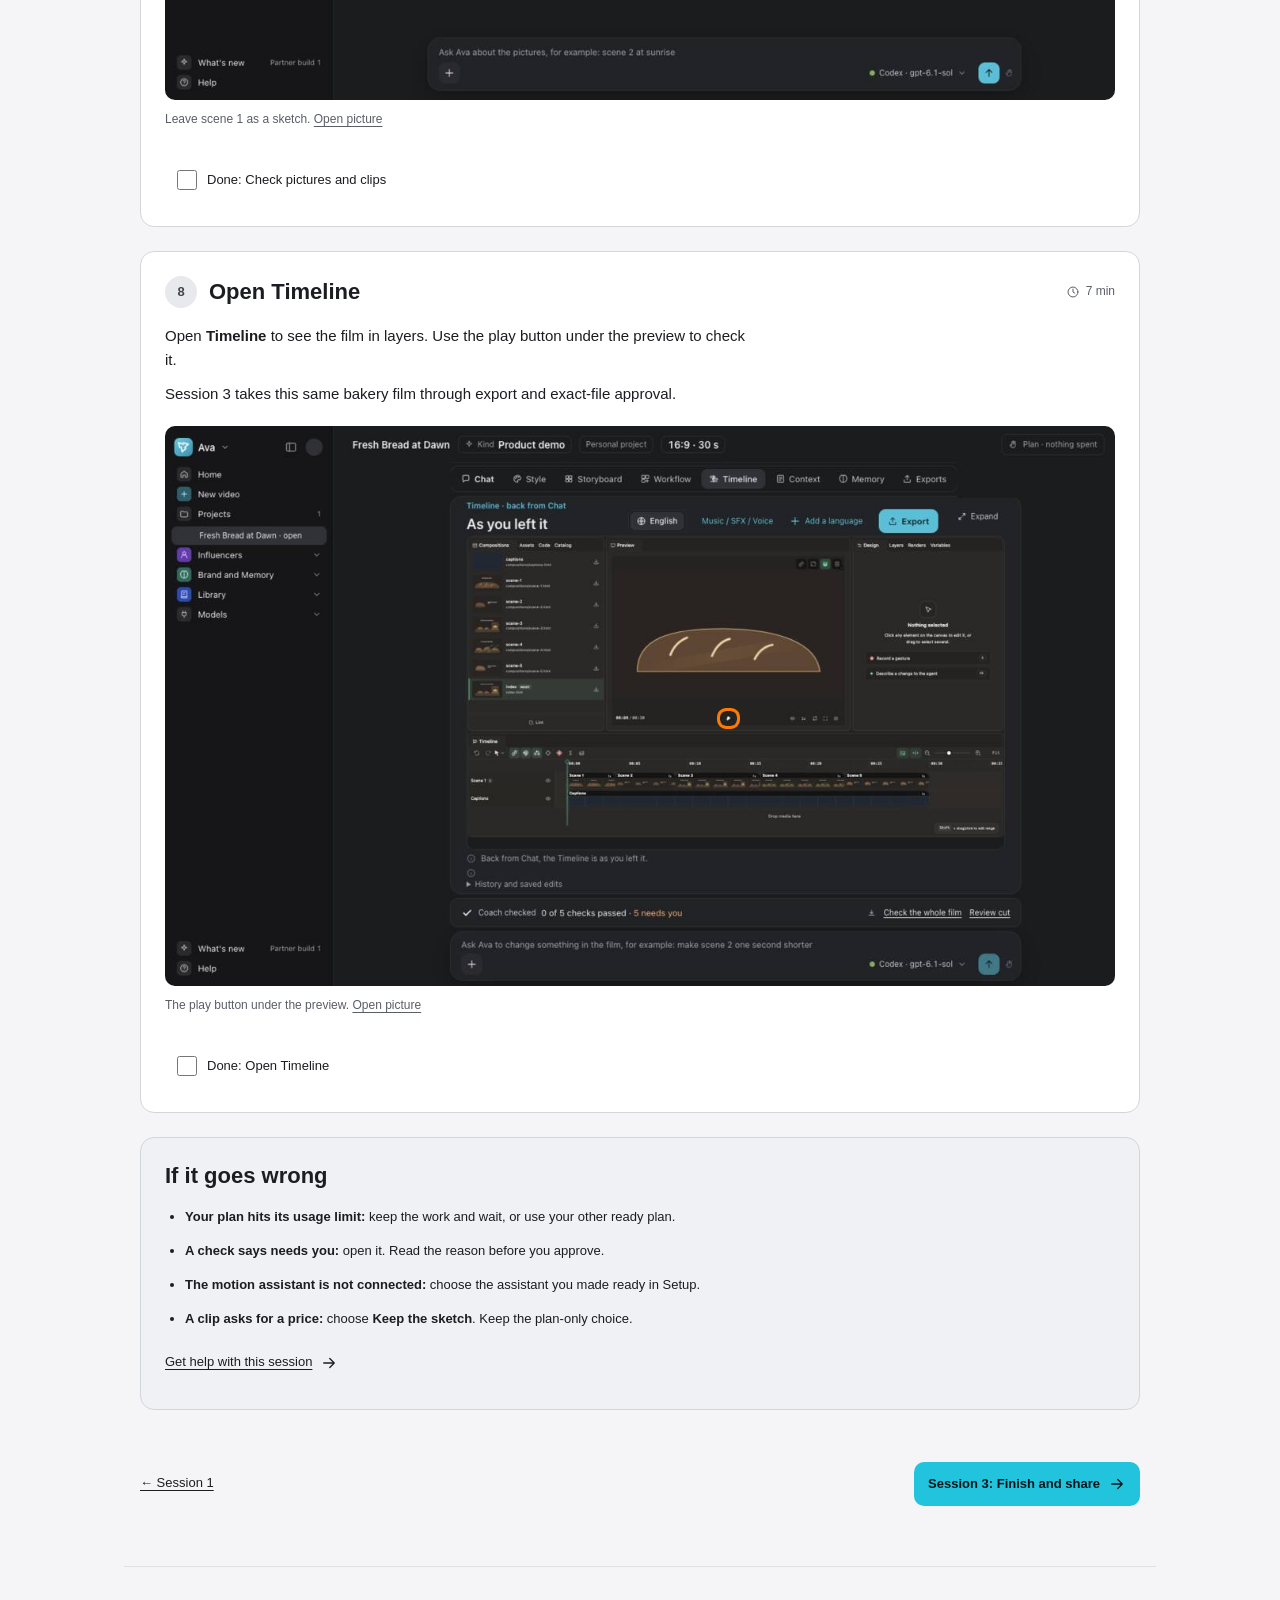
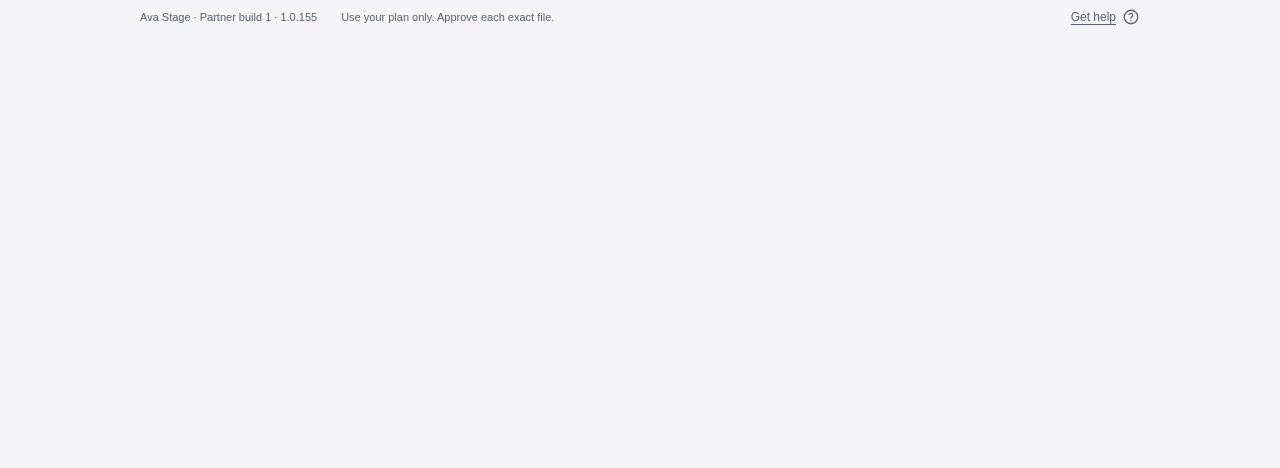
<file: help/sessions/02-first-video.html>
<!doctype html>
<html lang="en" data-theme="auto">
<head>
<meta charset="utf-8">
<meta name="viewport" content="width=device-width, initial-scale=1">
<meta name="color-scheme" content="light dark">
<meta name="robots" content="noindex">
<meta name="description" content="Brief → stories → scenes → motion draft → pictures and clips → Timeline.">
<title>Session 2: Your first video · Ava Stage Help</title>
<link rel="stylesheet" href="../help.css">
</head>
<body>
<a class="skip" href="#main">Skip to content</a>
<header class="site-head"><div class="wrap head-inner">
<a class="brand" href="../index.html"><strong>Ava Stage</strong><span>Help</span></a>
<nav aria-label="Main"><a href="../index.html#sessions" aria-current="page">Sessions</a><a href="../journeys.html" >Journeys</a><a href="../index.html#help">Get help</a></nav>
<label class="theme" for="theme">Appearance<select id="theme"><option value="auto">Auto</option><option value="light">Light</option><option value="dark">Dark</option></select></label>
</div></header>
<main id="main" class="wrap" tabindex="-1"><div class="page-intro"><a class="back" href="../index.html#sessions">All sessions</a><p class="meta">Session 2 of 5 <span>·</span> <svg class="icon " viewBox="0 0 24 24" fill="none" stroke="currentColor" stroke-width="1.7" stroke-linecap="round" stroke-linejoin="round" aria-hidden="true"><circle cx="12" cy="12" r="8.5"/><path d="M12 7v5l3 2"/></svg> 1 hour</p><h1>Your first video</h1><p class="lead">Brief → stories → scenes → motion draft → pictures and clips → Timeline.</p>
<p class="goal"><strong>At the end:</strong> You can play a motion draft and open Timeline.</p><p class="before">Finish Session 1. Start with a short idea. This example makes a bakery video with free bread sketches.</p><p class="pace">The steps add to 60 minutes. Pause when you need to. Making files can take longer.</p></div>
<div class="lesson-layout"><div class="lesson-body"><section class="card lesson-step" id="step-1" aria-labelledby="title-1">
<div class="step-heading"><span class="num">1</span><h2 id="title-1">Write your brief</h2><span class="time"><svg class="icon " viewBox="0 0 24 24" fill="none" stroke="currentColor" stroke-width="1.7" stroke-linecap="round" stroke-linejoin="round" aria-hidden="true"><circle cx="12" cy="12" r="8.5"/><path d="M12 7v5l3 2"/></svg>8 min</span></div>
<div class="step-copy"><p>On <strong>Home</strong>, choose <strong>Make a video</strong>. Describe what to show, the length, language and ending.</p><p>Use <strong>+</strong> to add your photos, logo or files. Send the brief once it says what you want.</p></div><figure class="screen"><a href="../assets/home.jpg" aria-label="Open picture: Make a video."><picture><source media="(max-width:520px)" srcset="../assets/home-phone.jpg"><img src="../assets/home.jpg" width="1200" height="707" alt="Make a video." loading="eager" decoding="async"></picture><span class="hit" aria-hidden="true" style="--x:28.3333%;--y:32.9009%;--w:8.1944%;--h:3.6557%;--px:19.7917%;--py:10.9375%;--pw:30.7292%;--ph:48.4375%"></span></a><figcaption>Make a video. <a href="../assets/home.jpg">Open picture</a></figcaption></figure>
<label class="check-row done-row"><input type="checkbox" data-check="s2-1" id="s2-1"><span>Done: Write your brief</span></label></section><section class="card lesson-step" id="step-2" aria-labelledby="title-2">
<div class="step-heading"><span class="num">2</span><h2 id="title-2">Answer Ava’s questions</h2><span class="time"><svg class="icon " viewBox="0 0 24 24" fill="none" stroke="currentColor" stroke-width="1.7" stroke-linecap="round" stroke-linejoin="round" aria-hidden="true"><circle cx="12" cy="12" r="8.5"/><path d="M12 7v5l3 2"/></svg>8 min</span></div>
<div class="step-copy"><p>Check the kind of video Ava picked. Change it if it does not fit.</p><p>Add the materials you want Ava to use. Read the sharing card before you allow a tool.</p><p>Answer the creative questions, or choose <strong>Let Ava direct the rest</strong>.</p></div><figure class="screen"><a href="../assets/questions.jpg" aria-label="Open picture: Let Ava direct the rest."><picture><source media="(max-width:520px)" srcset="../assets/questions-phone.jpg"><img src="../assets/questions.jpg" width="1200" height="707" alt="Let Ava direct the rest." loading="lazy" decoding="async"></picture><span class="hit" aria-hidden="true" style="--x:78.6111%;--y:28.0660%;--w:10.9028%;--h:4.3632%;--px:28.3333%;--py:41.6667%;--pw:43.6111%;--ph:17.1296%"></span></a><figcaption>Let Ava direct the rest. <a href="../assets/questions.jpg">Open picture</a></figcaption></figure>
<label class="check-row done-row"><input type="checkbox" data-check="s2-2" id="s2-2"><span>Done: Answer Ava’s questions</span></label></section><section class="card lesson-step" id="step-3" aria-labelledby="title-3">
<div class="step-heading"><span class="num">3</span><h2 id="title-3">Check the plan</h2><span class="time"><svg class="icon " viewBox="0 0 24 24" fill="none" stroke="currentColor" stroke-width="1.7" stroke-linecap="round" stroke-linejoin="round" aria-hidden="true"><circle cx="12" cy="12" r="8.5"/><path d="M12 7v5l3 2"/></svg>7 min</span></div>
<div class="step-copy"><p>Read the summary. Check your subject, setting, look and language.</p><p>Tap a line to change it. Choose <strong>Write the stories</strong> when the summary is right.</p></div><figure class="screen"><a href="../assets/summary.jpg" aria-label="Open picture: Write the stories."><picture><source media="(max-width:520px)" srcset="../assets/summary-phone.jpg"><img src="../assets/summary.jpg" width="1200" height="707" alt="Write the stories." loading="lazy" decoding="async"></picture><span class="hit" aria-hidden="true" style="--x:79.0972%;--y:71.6981%;--w:9.7222%;--h:4.2453%;--px:30.5556%;--py:41.6667%;--pw:38.8889%;--ph:16.6667%"></span></a><figcaption>Write the stories. <a href="../assets/summary.jpg">Open picture</a></figcaption></figure>
<label class="check-row done-row"><input type="checkbox" data-check="s2-3" id="s2-3"><span>Done: Check the plan</span></label></section><section class="card lesson-step" id="step-4" aria-labelledby="title-4">
<div class="step-heading"><span class="num">4</span><h2 id="title-4">Choose one story</h2><span class="time"><svg class="icon " viewBox="0 0 24 24" fill="none" stroke="currentColor" stroke-width="1.7" stroke-linecap="round" stroke-linejoin="round" aria-hidden="true"><circle cx="12" cy="12" r="8.5"/><path d="M12 7v5l3 2"/></svg>7 min</span></div>
<div class="step-copy"><p>Read both directions. Use <strong>Feel the timing</strong> to compare them.</p><p>Choose <strong>Use this story</strong> under the one you want. Use <strong>Two new stories</strong> if neither fits.</p></div><figure class="screen"><a href="../assets/story.jpg" aria-label="Open picture: Use this story."><picture><source media="(max-width:520px)" srcset="../assets/story-phone.jpg"><img src="../assets/story.jpg" width="1200" height="707" alt="Use this story." loading="lazy" decoding="async"></picture><span class="hit" aria-hidden="true" style="--x:31.1806%;--y:70.8726%;--w:7.7778%;--h:4.3632%;--px:34.4444%;--py:41.2037%;--pw:31.1111%;--ph:17.1296%"></span></a><figcaption>Use this story. <a href="../assets/story.jpg">Open picture</a></figcaption></figure>
<label class="check-row done-row"><input type="checkbox" data-check="s2-4" id="s2-4"><span>Done: Choose one story</span></label></section><section class="card lesson-step" id="step-5" aria-labelledby="title-5">
<div class="step-heading"><span class="num">5</span><h2 id="title-5">Approve the timed scenes</h2><span class="time"><svg class="icon " viewBox="0 0 24 24" fill="none" stroke="currentColor" stroke-width="1.7" stroke-linecap="round" stroke-linejoin="round" aria-hidden="true"><circle cx="12" cy="12" r="8.5"/><path d="M12 7v5l3 2"/></svg>8 min</span></div>
<div class="step-copy"><p>A scene is one part of the film. Read each scene’s words, time and materials.</p><p>Ask for a change in chat if needed. Choose <strong>Approve the timed scenes</strong> when they match your brief.</p></div><figure class="screen"><a href="../assets/scenes.jpg" aria-label="Open picture: Approve the timed scenes."><picture><source media="(max-width:520px)" srcset="../assets/scenes-phone.jpg"><img src="../assets/scenes.jpg" width="1200" height="707" alt="Approve the timed scenes." loading="lazy" decoding="async"></picture><span class="hit" aria-hidden="true" style="--x:75.3472%;--y:81.0142%;--w:13.6806%;--h:4.3632%;--px:22.5000%;--py:41.2037%;--pw:54.7222%;--ph:17.1296%"></span></a><figcaption>Approve the timed scenes. <a href="../assets/scenes.jpg">Open picture</a></figcaption></figure>
<label class="check-row done-row"><input type="checkbox" data-check="s2-5" id="s2-5"><span>Done: Approve the timed scenes</span></label></section><section class="card lesson-step" id="step-6" aria-labelledby="title-6">
<div class="step-heading"><span class="num">6</span><h2 id="title-6">Play and approve the motion draft</h2><span class="time"><svg class="icon " viewBox="0 0 24 24" fill="none" stroke="currentColor" stroke-width="1.7" stroke-linecap="round" stroke-linejoin="round" aria-hidden="true"><circle cx="12" cy="12" r="8.5"/><path d="M12 7v5l3 2"/></svg>10 min</span></div>
<div class="step-copy"><p>Play the motion draft from start to end. Check the words and timing.</p><p>Choose <strong>Approve the motion draft</strong> when it is right. Read each check marked <strong>needs you</strong> before you approve.</p></div><figure class="screen"><a href="../assets/motion.jpg" aria-label="Open picture: Approve the motion draft."><picture><source media="(max-width:520px)" srcset="../assets/motion-phone.jpg"><img src="../assets/motion.jpg" width="1200" height="707" alt="Approve the motion draft." loading="lazy" decoding="async"></picture><span class="hit" aria-hidden="true" style="--x:75.6250%;--y:49.1745%;--w:13.1944%;--h:4.3632%;--px:23.6111%;--py:41.2037%;--pw:52.7778%;--ph:17.1296%"></span></a><figcaption>Approve the motion draft. <a href="../assets/motion.jpg">Open picture</a></figcaption></figure>
<label class="check-row done-row"><input type="checkbox" data-check="s2-6" id="s2-6"><span>Done: Play and approve the motion draft</span></label></section><section class="card lesson-step" id="step-7" aria-labelledby="title-7">
<div class="step-heading"><span class="num">7</span><h2 id="title-7">Check pictures and clips</h2><span class="time"><svg class="icon " viewBox="0 0 24 24" fill="none" stroke="currentColor" stroke-width="1.7" stroke-linecap="round" stroke-linejoin="round" aria-hidden="true"><circle cx="12" cy="12" r="8.5"/><path d="M12 7v5l3 2"/></svg>5 min</span></div>
<div class="step-copy"><p>After draft approval, read Ava’s plan for pictures and clips. Pictures use ChatGPT through Codex, or Grok.</p><p>Check each returned picture. Open any check that says <strong>needs you</strong>.</p><p>Choose <strong>Leave scene 1 as a sketch</strong> for this session. Keep the plan-only choice.</p></div><figure class="screen"><a href="../assets/sketch.jpg" aria-label="Open picture: Leave scene 1 as a sketch."><picture><source media="(max-width:520px)" srcset="../assets/sketch-phone.jpg"><img src="../assets/sketch.jpg" width="1200" height="707" alt="Leave scene 1 as a sketch." loading="lazy" decoding="async"></picture><span class="hit" aria-hidden="true" style="--x:40.9722%;--y:55.8962%;--w:11.1111%;--h:3.7736%;--px:27.7778%;--py:42.5926%;--pw:44.4444%;--ph:14.8148%"></span></a><figcaption>Leave scene 1 as a sketch. <a href="../assets/sketch.jpg">Open picture</a></figcaption></figure>
<label class="check-row done-row"><input type="checkbox" data-check="s2-7" id="s2-7"><span>Done: Check pictures and clips</span></label></section><section class="card lesson-step" id="step-8" aria-labelledby="title-8">
<div class="step-heading"><span class="num">8</span><h2 id="title-8">Open Timeline</h2><span class="time"><svg class="icon " viewBox="0 0 24 24" fill="none" stroke="currentColor" stroke-width="1.7" stroke-linecap="round" stroke-linejoin="round" aria-hidden="true"><circle cx="12" cy="12" r="8.5"/><path d="M12 7v5l3 2"/></svg>7 min</span></div>
<div class="step-copy"><p>Open <strong>Timeline</strong> to see the film in layers. Use the play button under the preview to check it.</p><p>Session 3 takes this same bakery film through export and exact-file approval.</p></div><figure class="screen"><a href="../assets/timeline.jpg" aria-label="Open picture: The play button under the preview."><picture><source media="(max-width:520px)" srcset="../assets/timeline-phone.jpg"><img src="../assets/timeline.jpg" width="1200" height="707" alt="The play button under the preview." loading="lazy" decoding="async"></picture><span class="hit" aria-hidden="true" style="--x:58.4028%;--y:50.8255%;--w:1.8056%;--h:2.7123%;--px:45.8333%;--py:81.4815%;--pw:7.2222%;--ph:10.6481%"></span></a><figcaption>The play button under the preview. <a href="../assets/timeline.jpg">Open picture</a></figcaption></figure>
<label class="check-row done-row"><input type="checkbox" data-check="s2-8" id="s2-8"><span>Done: Open Timeline</span></label></section><aside class="card recovery" id="if-it-goes-wrong"><h2>If it goes wrong</h2><ul><li><strong>Your plan hits its usage limit:</strong> keep the work and wait, or use your other ready plan.</li><li><strong>A check says needs you:</strong> open it. Read the reason before you approve.</li><li><strong>The motion assistant is not connected:</strong> choose the assistant you made ready in Setup.</li><li><strong>A clip asks for a price:</strong> choose <strong>Keep the sketch</strong>. Keep the plan-only choice.</li></ul><a href="../index.html#help">Get help with this session <svg class="icon " viewBox="0 0 24 24" fill="none" stroke="currentColor" stroke-width="1.7" stroke-linecap="round" stroke-linejoin="round" aria-hidden="true"><path d="M5 12h14m-6-6 6 6-6 6"/></svg></a></aside>
<nav class="session-next" aria-label="Next session"><a href="01-setup.html">← Session 1</a><a class="btn primary" href="03-finish-share.html">Session 3: Finish and share <svg class="icon " viewBox="0 0 24 24" fill="none" stroke="currentColor" stroke-width="1.7" stroke-linecap="round" stroke-linejoin="round" aria-hidden="true"><path d="M5 12h14m-6-6 6 6-6 6"/></svg></a></nav></div>
<aside class="progress-panel" aria-label="Session progress"><h2>My progress</h2><output data-count="s2-1 s2-2 s2-3 s2-4 s2-5 s2-6 s2-7 s2-8" aria-live="polite">0 of 8 done</output><p class="small">Tick Done below each picture.</p><ol class="progress-list"><li><a href="#step-1" data-for-check="s2-1"><span class="check-mark"><svg class="icon " viewBox="0 0 24 24" fill="none" stroke="currentColor" stroke-width="1.7" stroke-linecap="round" stroke-linejoin="round" aria-hidden="true"><path d="m5 12 4 4L19 6"/></svg></span><span>Write your brief<small class="state">To do</small></span></a></li><li><a href="#step-2" data-for-check="s2-2"><span class="check-mark"><svg class="icon " viewBox="0 0 24 24" fill="none" stroke="currentColor" stroke-width="1.7" stroke-linecap="round" stroke-linejoin="round" aria-hidden="true"><path d="m5 12 4 4L19 6"/></svg></span><span>Answer Ava’s questions<small class="state">To do</small></span></a></li><li><a href="#step-3" data-for-check="s2-3"><span class="check-mark"><svg class="icon " viewBox="0 0 24 24" fill="none" stroke="currentColor" stroke-width="1.7" stroke-linecap="round" stroke-linejoin="round" aria-hidden="true"><path d="m5 12 4 4L19 6"/></svg></span><span>Check the plan<small class="state">To do</small></span></a></li><li><a href="#step-4" data-for-check="s2-4"><span class="check-mark"><svg class="icon " viewBox="0 0 24 24" fill="none" stroke="currentColor" stroke-width="1.7" stroke-linecap="round" stroke-linejoin="round" aria-hidden="true"><path d="m5 12 4 4L19 6"/></svg></span><span>Choose one story<small class="state">To do</small></span></a></li><li><a href="#step-5" data-for-check="s2-5"><span class="check-mark"><svg class="icon " viewBox="0 0 24 24" fill="none" stroke="currentColor" stroke-width="1.7" stroke-linecap="round" stroke-linejoin="round" aria-hidden="true"><path d="m5 12 4 4L19 6"/></svg></span><span>Approve the timed scenes<small class="state">To do</small></span></a></li><li><a href="#step-6" data-for-check="s2-6"><span class="check-mark"><svg class="icon " viewBox="0 0 24 24" fill="none" stroke="currentColor" stroke-width="1.7" stroke-linecap="round" stroke-linejoin="round" aria-hidden="true"><path d="m5 12 4 4L19 6"/></svg></span><span>Play and approve the motion draft<small class="state">To do</small></span></a></li><li><a href="#step-7" data-for-check="s2-7"><span class="check-mark"><svg class="icon " viewBox="0 0 24 24" fill="none" stroke="currentColor" stroke-width="1.7" stroke-linecap="round" stroke-linejoin="round" aria-hidden="true"><path d="m5 12 4 4L19 6"/></svg></span><span>Check pictures and clips<small class="state">To do</small></span></a></li><li><a href="#step-8" data-for-check="s2-8"><span class="check-mark"><svg class="icon " viewBox="0 0 24 24" fill="none" stroke="currentColor" stroke-width="1.7" stroke-linecap="round" stroke-linejoin="round" aria-hidden="true"><path d="m5 12 4 4L19 6"/></svg></span><span>Open Timeline<small class="state">To do</small></span></a></li></ol><p class="small">Ticks stay in this browser when storage is available.</p><a class="quiet" href="#if-it-goes-wrong">If it goes wrong</a><a class="quiet" href="../journeys.html#new-video">See the journey map</a></aside></div></main>
<footer class="site-foot wrap"><p>Ava Stage · Partner build 1 · 1.0.155</p><p>Use your plan only. Approve each exact file.</p><a href="../index.html#help">Get help <svg class="icon " viewBox="0 0 24 24" fill="none" stroke="currentColor" stroke-width="1.7" stroke-linecap="round" stroke-linejoin="round" aria-hidden="true"><circle cx="12" cy="12" r="9"/><path d="M9.5 8.8a2.6 2.6 0 0 1 5 .8c0 2-2.5 2-2.5 4M12 17h.01"/></svg></a></footer>
<script>(() => {
  const key = 'ava-help-pb1';
  let saved = {};
  try { saved = JSON.parse(localStorage.getItem(key)) || {}; } catch (_) {}
  if (!saved || typeof saved !== 'object' || Array.isArray(saved)) saved = {};
  if (!saved.checks || typeof saved.checks !== 'object') saved.checks = {};
  const theme = document.getElementById('theme');
  const modes = ['auto', 'light', 'dark'];
  const applyTheme = value => {
    theme.value = modes.includes(value) ? value : 'auto';
    document.documentElement.dataset.theme = theme.value;
  };
  const write = () => { try { localStorage.setItem(key, JSON.stringify(saved)); } catch (_) {} };
  const update = () => {
    document.querySelectorAll('[data-count]').forEach(el => {
      const ids = el.dataset.count.split(' ');
      const n = ids.filter(id => saved.checks[id] === true).length;
      el.textContent = n + ' of ' + ids.length + ' done';
    });
    document.querySelectorAll('[data-for-check]').forEach(el => {
      const done = saved.checks[el.dataset.forCheck] === true;
      el.classList.toggle('is-done', done);
      el.querySelector('.state').textContent = done ? 'Done' : 'To do';
    });
  };
  applyTheme(saved.theme);
  theme.addEventListener('change', () => { saved.theme = theme.value; applyTheme(theme.value); write(); });
  document.querySelectorAll('[data-check]').forEach(input => {
    input.checked = saved.checks[input.dataset.check] === true;
    input.addEventListener('change', () => { saved.checks[input.dataset.check] = input.checked; update(); write(); });
  });
  update();
})();</script>
</body></html>
</file>
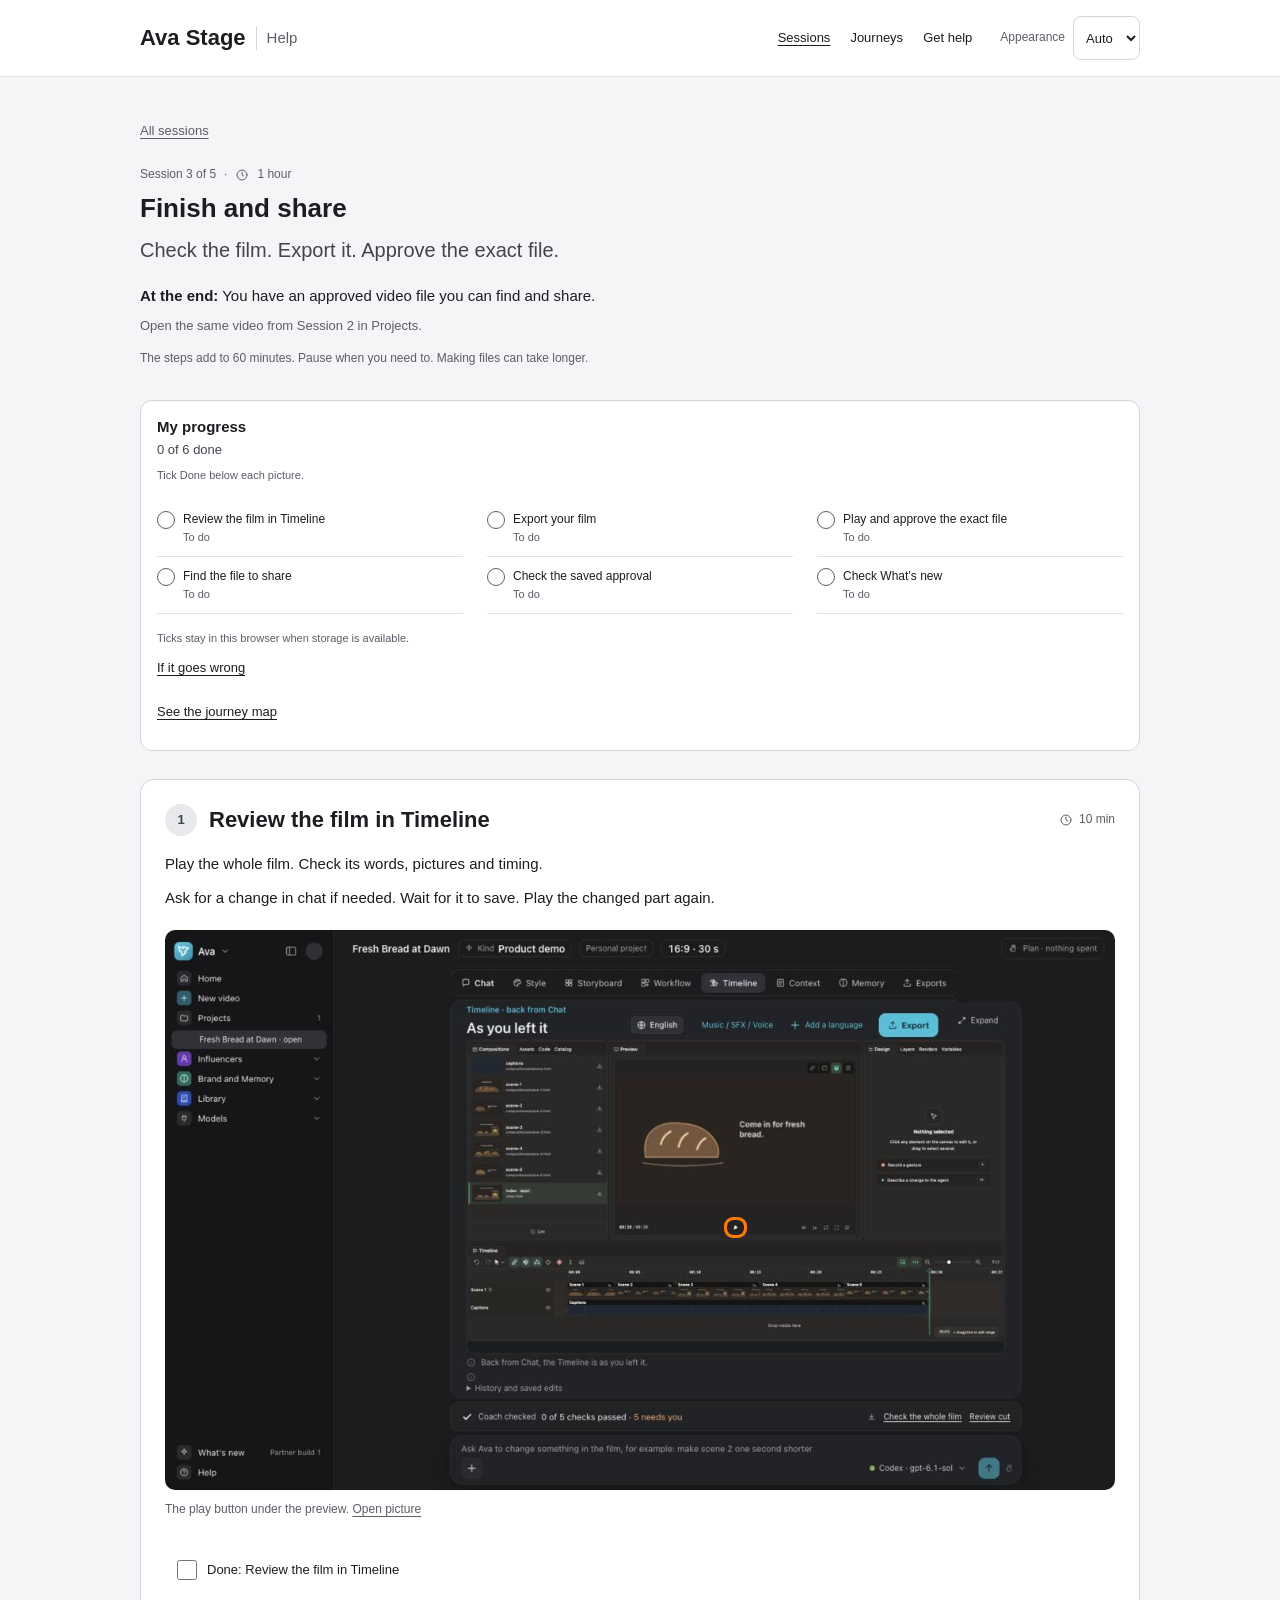
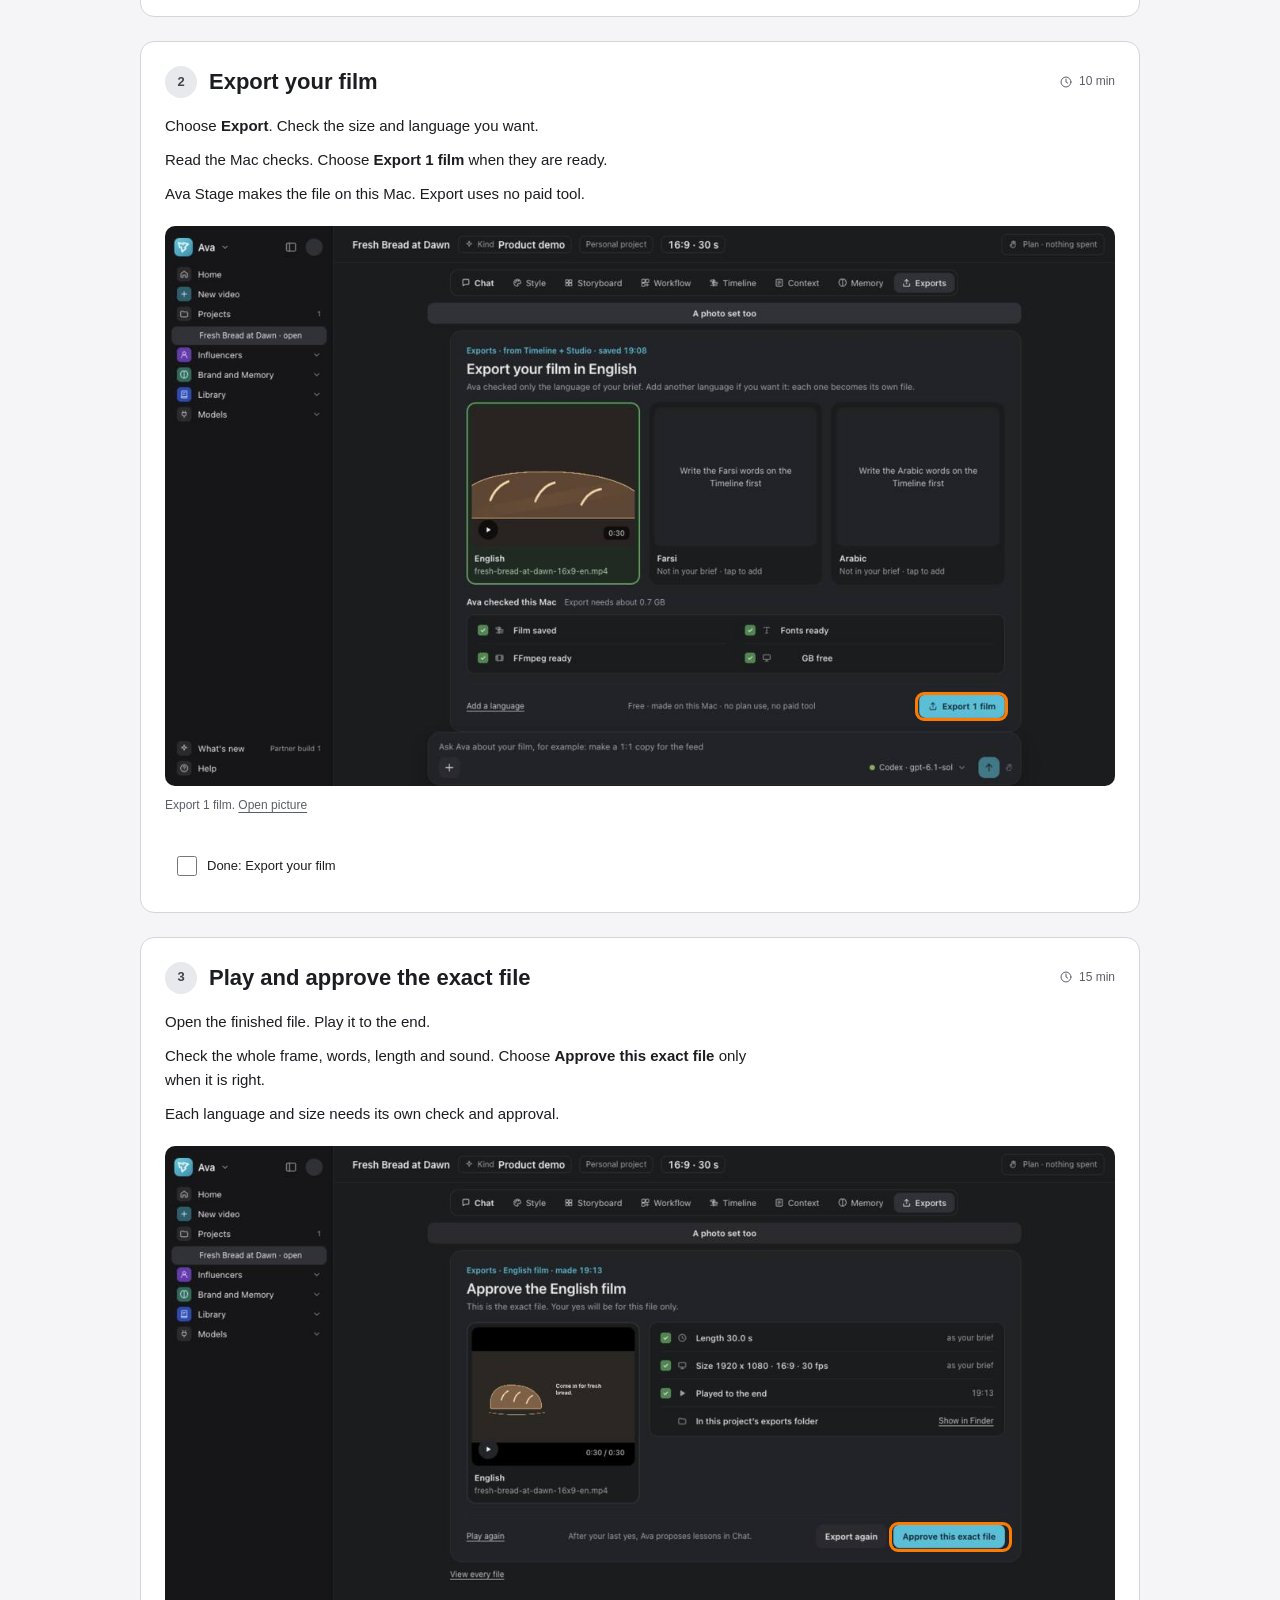
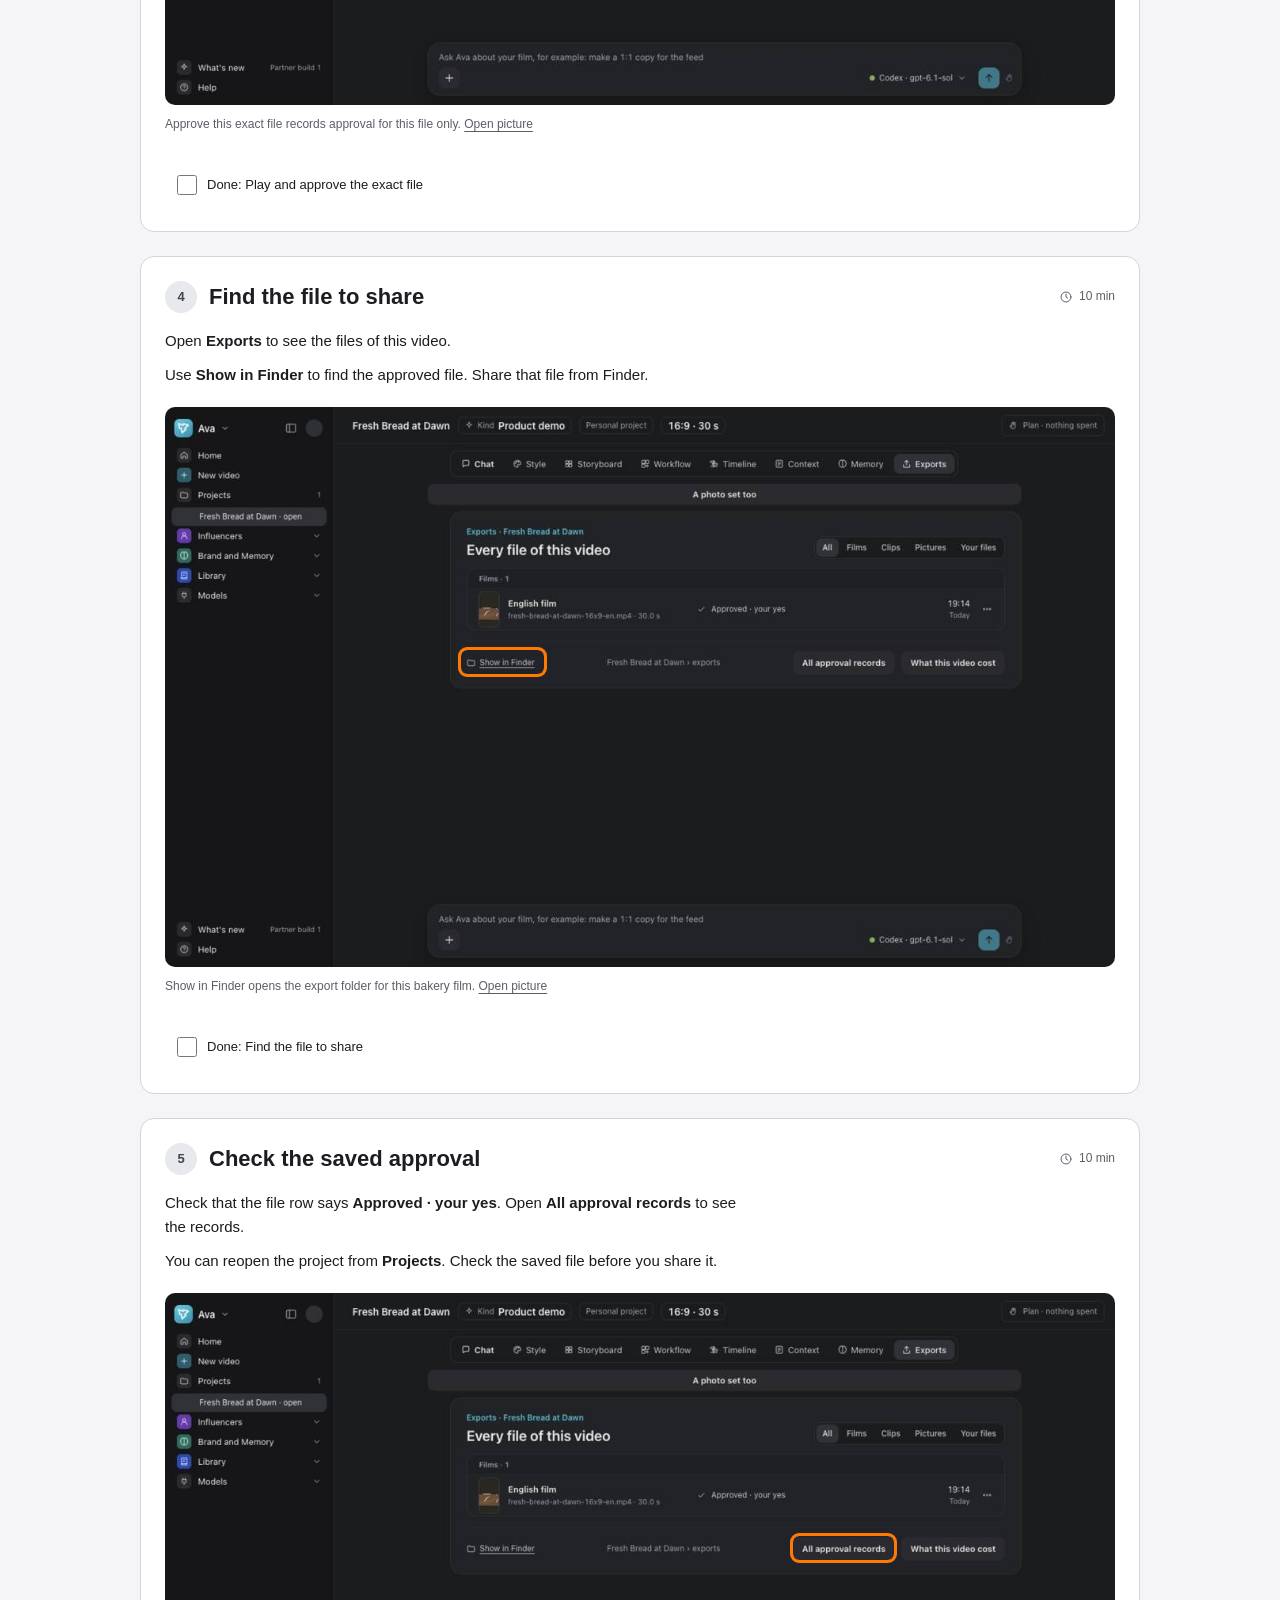
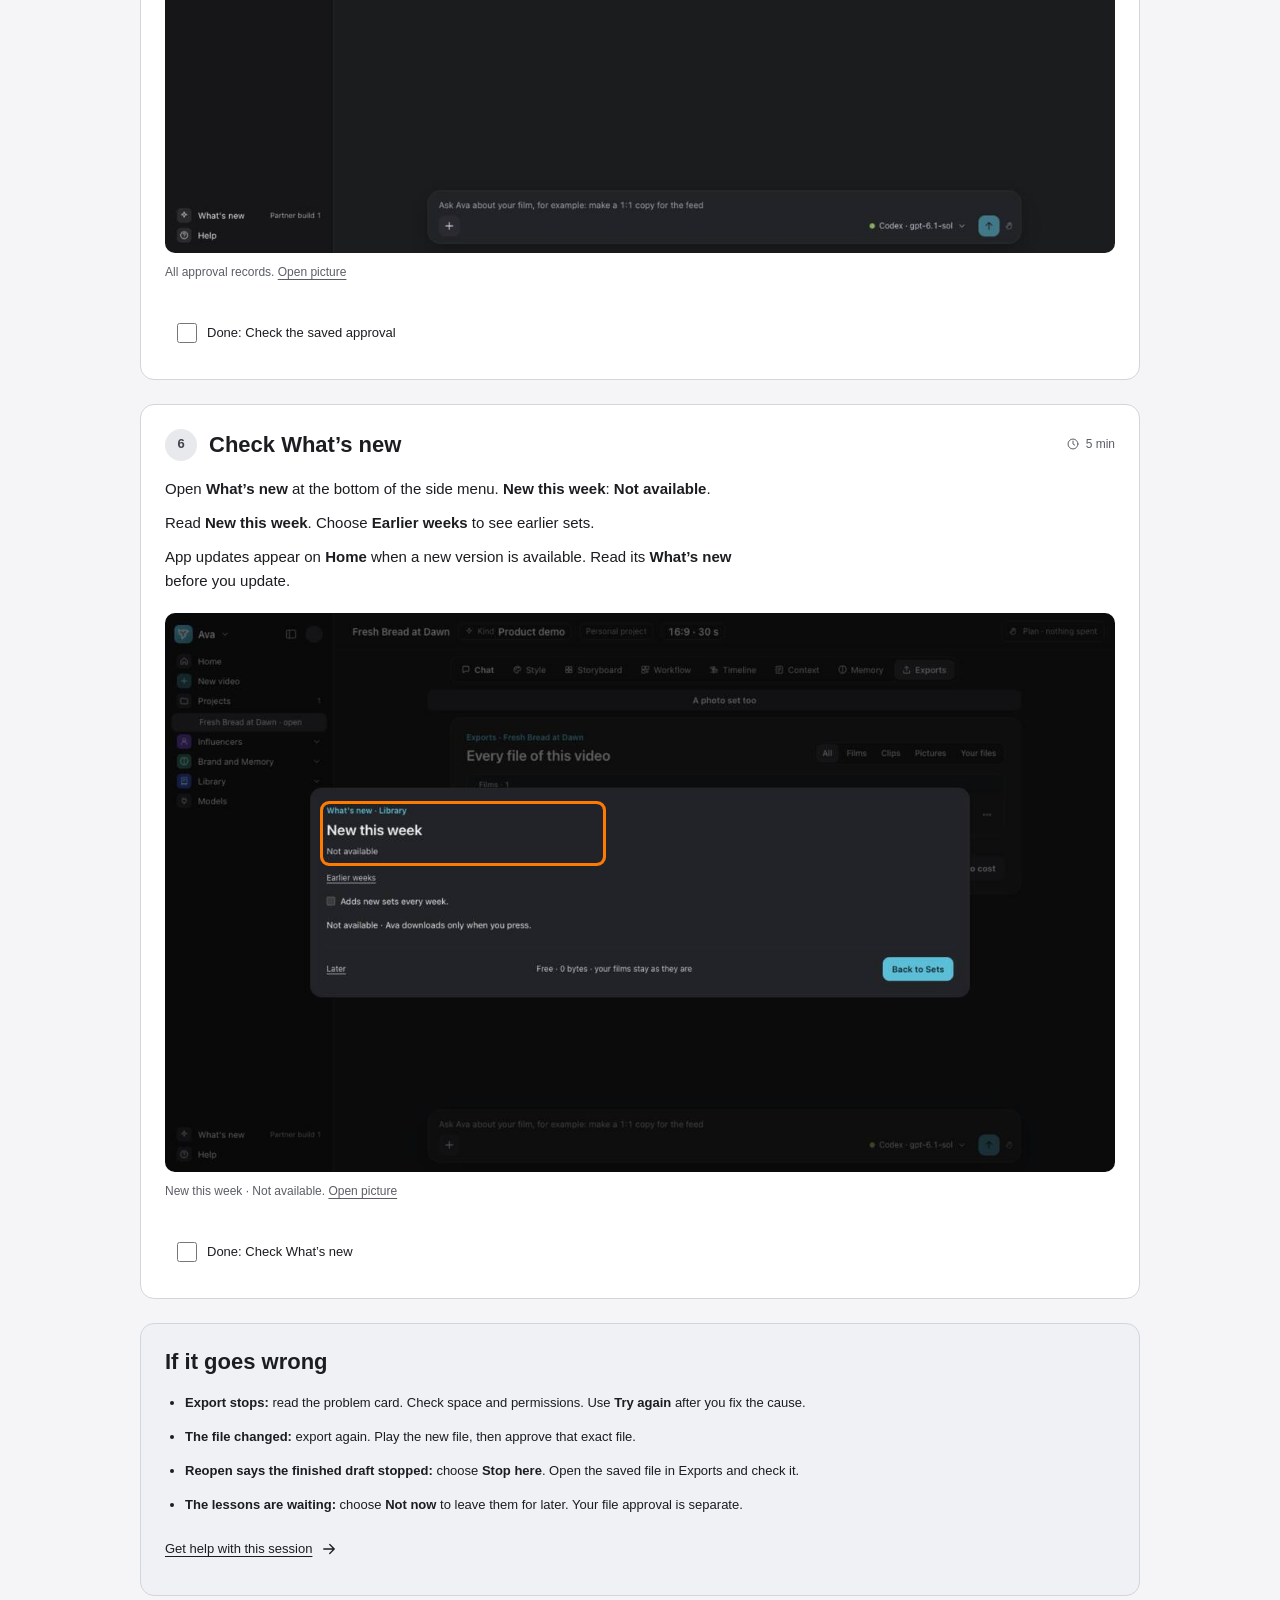
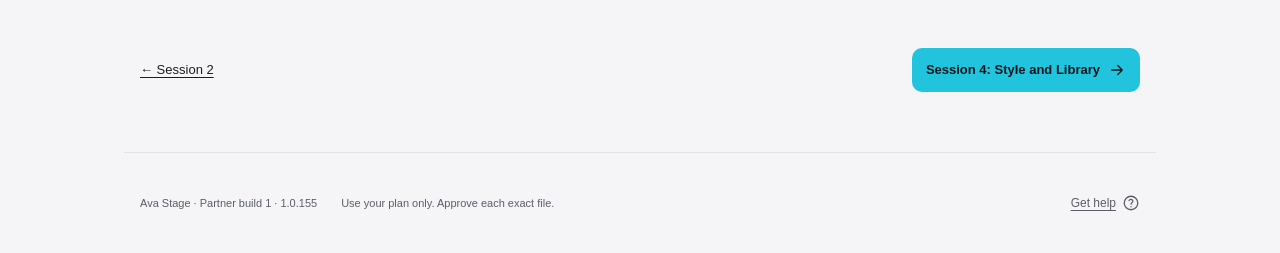
<file: help/sessions/03-finish-share.html>
<!doctype html>
<html lang="en" data-theme="auto">
<head>
<meta charset="utf-8">
<meta name="viewport" content="width=device-width, initial-scale=1">
<meta name="color-scheme" content="light dark">
<meta name="robots" content="noindex">
<meta name="description" content="Check the film. Export it. Approve the exact file.">
<title>Session 3: Finish and share · Ava Stage Help</title>
<link rel="stylesheet" href="../help.css">
</head>
<body>
<a class="skip" href="#main">Skip to content</a>
<header class="site-head"><div class="wrap head-inner">
<a class="brand" href="../index.html"><strong>Ava Stage</strong><span>Help</span></a>
<nav aria-label="Main"><a href="../index.html#sessions" aria-current="page">Sessions</a><a href="../journeys.html" >Journeys</a><a href="../index.html#help">Get help</a></nav>
<label class="theme" for="theme">Appearance<select id="theme"><option value="auto">Auto</option><option value="light">Light</option><option value="dark">Dark</option></select></label>
</div></header>
<main id="main" class="wrap" tabindex="-1"><div class="page-intro"><a class="back" href="../index.html#sessions">All sessions</a><p class="meta">Session 3 of 5 <span>·</span> <svg class="icon " viewBox="0 0 24 24" fill="none" stroke="currentColor" stroke-width="1.7" stroke-linecap="round" stroke-linejoin="round" aria-hidden="true"><circle cx="12" cy="12" r="8.5"/><path d="M12 7v5l3 2"/></svg> 1 hour</p><h1>Finish and share</h1><p class="lead">Check the film. Export it. Approve the exact file.</p>
<p class="goal"><strong>At the end:</strong> You have an approved video file you can find and share.</p><p class="before">Open the same video from Session 2 in Projects.</p><p class="pace">The steps add to 60 minutes. Pause when you need to. Making files can take longer.</p></div>
<div class="lesson-layout"><div class="lesson-body"><section class="card lesson-step" id="step-1" aria-labelledby="title-1">
<div class="step-heading"><span class="num">1</span><h2 id="title-1">Review the film in Timeline</h2><span class="time"><svg class="icon " viewBox="0 0 24 24" fill="none" stroke="currentColor" stroke-width="1.7" stroke-linecap="round" stroke-linejoin="round" aria-hidden="true"><circle cx="12" cy="12" r="8.5"/><path d="M12 7v5l3 2"/></svg>10 min</span></div>
<div class="step-copy"><p>Play the whole film. Check its words, pictures and timing.</p><p>Ask for a change in chat if needed. Wait for it to save. Play the changed part again.</p></div><figure class="screen"><a href="../assets/review.jpg" aria-label="Open picture: The play button under the preview."><picture><source media="(max-width:520px)" srcset="../assets/review-phone.jpg"><img src="../assets/review.jpg" width="1200" height="707" alt="The play button under the preview." loading="eager" decoding="async"></picture><span class="hit" aria-hidden="true" style="--x:59.1667%;--y:51.7689%;--w:1.8056%;--h:2.7123%;--px:46.6667%;--py:80.0926%;--pw:7.2222%;--ph:10.6481%"></span></a><figcaption>The play button under the preview. <a href="../assets/review.jpg">Open picture</a></figcaption></figure>
<label class="check-row done-row"><input type="checkbox" data-check="s3-1" id="s3-1"><span>Done: Review the film in Timeline</span></label></section><section class="card lesson-step" id="step-2" aria-labelledby="title-2">
<div class="step-heading"><span class="num">2</span><h2 id="title-2">Export your film</h2><span class="time"><svg class="icon " viewBox="0 0 24 24" fill="none" stroke="currentColor" stroke-width="1.7" stroke-linecap="round" stroke-linejoin="round" aria-hidden="true"><circle cx="12" cy="12" r="8.5"/><path d="M12 7v5l3 2"/></svg>10 min</span></div>
<div class="step-copy"><p>Choose <strong>Export</strong>. Check the size and language you want.</p><p>Read the Mac checks. Choose <strong>Export 1 film</strong> when they are ready.</p><p>Ava Stage makes the file on this Mac. Export uses no paid tool.</p></div><figure class="screen"><a href="../assets/export.jpg" aria-label="Open picture: Export 1 film."><picture><source media="(max-width:520px)" srcset="../assets/export-phone.jpg"><img src="../assets/export.jpg" width="1200" height="707" alt="Export 1 film." loading="lazy" decoding="async"></picture><span class="hit" aria-hidden="true" style="--x:79.3056%;--y:83.7264%;--w:9.1667%;--h:4.2453%;--px:31.6667%;--py:41.6667%;--pw:36.6667%;--ph:16.6667%"></span></a><figcaption>Export 1 film. <a href="../assets/export.jpg">Open picture</a></figcaption></figure>
<label class="check-row done-row"><input type="checkbox" data-check="s3-2" id="s3-2"><span>Done: Export your film</span></label></section><section class="card lesson-step" id="step-3" aria-labelledby="title-3">
<div class="step-heading"><span class="num">3</span><h2 id="title-3">Play and approve the exact file</h2><span class="time"><svg class="icon " viewBox="0 0 24 24" fill="none" stroke="currentColor" stroke-width="1.7" stroke-linecap="round" stroke-linejoin="round" aria-hidden="true"><circle cx="12" cy="12" r="8.5"/><path d="M12 7v5l3 2"/></svg>15 min</span></div>
<div class="step-copy"><p>Open the finished file. Play it to the end.</p><p>Check the whole frame, words, length and sound. Choose <strong>Approve this exact file</strong> only when it is right.</p><p>Each language and size needs its own check and approval.</p></div><figure class="screen"><a href="../assets/approve-video.jpg" aria-label="Open picture: Approve this exact file records approval for this file only."><picture><source media="(max-width:520px)" srcset="../assets/approve-video-phone.jpg"><img src="../assets/approve-video.jpg" width="1200" height="707" alt="Approve this exact file records approval for this file only." loading="lazy" decoding="async"></picture><span class="hit" aria-hidden="true" style="--x:76.5278%;--y:67.8066%;--w:12.2917%;--h:4.2453%;--px:25.5556%;--py:41.6667%;--pw:49.1667%;--ph:16.6667%"></span></a><figcaption>Approve this exact file records approval for this file only. <a href="../assets/approve-video.jpg">Open picture</a></figcaption></figure>
<label class="check-row done-row"><input type="checkbox" data-check="s3-3" id="s3-3"><span>Done: Play and approve the exact file</span></label></section><section class="card lesson-step" id="step-4" aria-labelledby="title-4">
<div class="step-heading"><span class="num">4</span><h2 id="title-4">Find the file to share</h2><span class="time"><svg class="icon " viewBox="0 0 24 24" fill="none" stroke="currentColor" stroke-width="1.7" stroke-linecap="round" stroke-linejoin="round" aria-hidden="true"><circle cx="12" cy="12" r="8.5"/><path d="M12 7v5l3 2"/></svg>10 min</span></div>
<div class="step-copy"><p>Open <strong>Exports</strong> to see the files of this video.</p><p>Use <strong>Show in Finder</strong> to find the approved file. Share that file from Finder.</p></div><figure class="screen"><a href="../assets/files-video.jpg" aria-label="Open picture: Show in Finder opens the export folder for this bakery film."><picture><source media="(max-width:520px)" srcset="../assets/files-video-phone.jpg"><img src="../assets/files-video.jpg" width="1200" height="707" alt="Show in Finder opens the export folder for this bakery film." loading="lazy" decoding="async"></picture><span class="hit" aria-hidden="true" style="--x:31.1806%;--y:43.3962%;--w:8.7500%;--h:4.2453%;--px:32.5000%;--py:41.6667%;--pw:35.0000%;--ph:16.6667%"></span></a><figcaption>Show in Finder opens the export folder for this bakery film. <a href="../assets/files-video.jpg">Open picture</a></figcaption></figure>
<label class="check-row done-row"><input type="checkbox" data-check="s3-4" id="s3-4"><span>Done: Find the file to share</span></label></section><section class="card lesson-step" id="step-5" aria-labelledby="title-5">
<div class="step-heading"><span class="num">5</span><h2 id="title-5">Check the saved approval</h2><span class="time"><svg class="icon " viewBox="0 0 24 24" fill="none" stroke="currentColor" stroke-width="1.7" stroke-linecap="round" stroke-linejoin="round" aria-hidden="true"><circle cx="12" cy="12" r="8.5"/><path d="M12 7v5l3 2"/></svg>10 min</span></div>
<div class="step-copy"><p>Check that the file row says <strong>Approved · your yes</strong>. Open <strong>All approval records</strong> to see the records.</p><p>You can reopen the project from <strong>Projects</strong>. Check the saved file before you share it.</p></div><figure class="screen"><a href="../assets/approval-record.jpg" aria-label="Open picture: All approval records."><picture><source media="(max-width:520px)" srcset="../assets/approval-record-phone.jpg"><img src="../assets/approval-record.jpg" width="1200" height="707" alt="All approval records." loading="lazy" decoding="async"></picture><span class="hit" aria-hidden="true" style="--x:66.1111%;--y:43.3962%;--w:10.6250%;--h:4.2453%;--px:28.8889%;--py:41.6667%;--pw:42.5000%;--ph:16.6667%"></span></a><figcaption>All approval records. <a href="../assets/approval-record.jpg">Open picture</a></figcaption></figure>
<label class="check-row done-row"><input type="checkbox" data-check="s3-5" id="s3-5"><span>Done: Check the saved approval</span></label></section><section class="card lesson-step" id="step-6" aria-labelledby="title-6">
<div class="step-heading"><span class="num">6</span><h2 id="title-6">Check What’s new</h2><span class="time"><svg class="icon " viewBox="0 0 24 24" fill="none" stroke="currentColor" stroke-width="1.7" stroke-linecap="round" stroke-linejoin="round" aria-hidden="true"><circle cx="12" cy="12" r="8.5"/><path d="M12 7v5l3 2"/></svg>5 min</span></div>
<div class="step-copy"><p>Open <strong>What’s new</strong> at the bottom of the side menu. <strong>New this week</strong>: <strong>Not available</strong>.</p><p>Read <strong>New this week</strong>. Choose <strong>Earlier weeks</strong> to see earlier sets.</p><p>App updates appear on <strong>Home</strong> when a new version is available. Read its <strong>What’s new</strong> before you update.</p></div><figure class="screen"><a href="../assets/updates.jpg" aria-label="Open picture: New this week · Not available."><picture><source media="(max-width:520px)" srcset="../assets/updates-phone.jpg"><img src="../assets/updates.jpg" width="1200" height="707" alt="New this week · Not available." loading="lazy" decoding="async"></picture><span class="hit" aria-hidden="true" style="--x:16.5972%;--y:34.0802%;--w:29.5139%;--h:10.6132%;--px:7.9208%;--py:29.1667%;--pw:84.1584%;--ph:41.6667%"></span></a><figcaption>New this week · Not available. <a href="../assets/updates.jpg">Open picture</a></figcaption></figure>
<label class="check-row done-row"><input type="checkbox" data-check="s3-6" id="s3-6"><span>Done: Check What’s new</span></label></section><aside class="card recovery" id="if-it-goes-wrong"><h2>If it goes wrong</h2><ul><li><strong>Export stops:</strong> read the problem card. Check space and permissions. Use <strong>Try again</strong> after you fix the cause.</li><li><strong>The file changed:</strong> export again. Play the new file, then approve that exact file.</li><li><strong>Reopen says the finished draft stopped:</strong> choose <strong>Stop here</strong>. Open the saved file in Exports and check it.</li><li><strong>The lessons are waiting:</strong> choose <strong>Not now</strong> to leave them for later. Your file approval is separate.</li></ul><a href="../index.html#help">Get help with this session <svg class="icon " viewBox="0 0 24 24" fill="none" stroke="currentColor" stroke-width="1.7" stroke-linecap="round" stroke-linejoin="round" aria-hidden="true"><path d="M5 12h14m-6-6 6 6-6 6"/></svg></a></aside>
<nav class="session-next" aria-label="Next session"><a href="02-first-video.html">← Session 2</a><a class="btn primary" href="04-style-library.html">Session 4: Style and Library <svg class="icon " viewBox="0 0 24 24" fill="none" stroke="currentColor" stroke-width="1.7" stroke-linecap="round" stroke-linejoin="round" aria-hidden="true"><path d="M5 12h14m-6-6 6 6-6 6"/></svg></a></nav></div>
<aside class="progress-panel" aria-label="Session progress"><h2>My progress</h2><output data-count="s3-1 s3-2 s3-3 s3-4 s3-5 s3-6" aria-live="polite">0 of 6 done</output><p class="small">Tick Done below each picture.</p><ol class="progress-list"><li><a href="#step-1" data-for-check="s3-1"><span class="check-mark"><svg class="icon " viewBox="0 0 24 24" fill="none" stroke="currentColor" stroke-width="1.7" stroke-linecap="round" stroke-linejoin="round" aria-hidden="true"><path d="m5 12 4 4L19 6"/></svg></span><span>Review the film in Timeline<small class="state">To do</small></span></a></li><li><a href="#step-2" data-for-check="s3-2"><span class="check-mark"><svg class="icon " viewBox="0 0 24 24" fill="none" stroke="currentColor" stroke-width="1.7" stroke-linecap="round" stroke-linejoin="round" aria-hidden="true"><path d="m5 12 4 4L19 6"/></svg></span><span>Export your film<small class="state">To do</small></span></a></li><li><a href="#step-3" data-for-check="s3-3"><span class="check-mark"><svg class="icon " viewBox="0 0 24 24" fill="none" stroke="currentColor" stroke-width="1.7" stroke-linecap="round" stroke-linejoin="round" aria-hidden="true"><path d="m5 12 4 4L19 6"/></svg></span><span>Play and approve the exact file<small class="state">To do</small></span></a></li><li><a href="#step-4" data-for-check="s3-4"><span class="check-mark"><svg class="icon " viewBox="0 0 24 24" fill="none" stroke="currentColor" stroke-width="1.7" stroke-linecap="round" stroke-linejoin="round" aria-hidden="true"><path d="m5 12 4 4L19 6"/></svg></span><span>Find the file to share<small class="state">To do</small></span></a></li><li><a href="#step-5" data-for-check="s3-5"><span class="check-mark"><svg class="icon " viewBox="0 0 24 24" fill="none" stroke="currentColor" stroke-width="1.7" stroke-linecap="round" stroke-linejoin="round" aria-hidden="true"><path d="m5 12 4 4L19 6"/></svg></span><span>Check the saved approval<small class="state">To do</small></span></a></li><li><a href="#step-6" data-for-check="s3-6"><span class="check-mark"><svg class="icon " viewBox="0 0 24 24" fill="none" stroke="currentColor" stroke-width="1.7" stroke-linecap="round" stroke-linejoin="round" aria-hidden="true"><path d="m5 12 4 4L19 6"/></svg></span><span>Check What’s new<small class="state">To do</small></span></a></li></ol><p class="small">Ticks stay in this browser when storage is available.</p><a class="quiet" href="#if-it-goes-wrong">If it goes wrong</a><a class="quiet" href="../journeys.html#finish-share">See the journey map</a></aside></div></main>
<footer class="site-foot wrap"><p>Ava Stage · Partner build 1 · 1.0.155</p><p>Use your plan only. Approve each exact file.</p><a href="../index.html#help">Get help <svg class="icon " viewBox="0 0 24 24" fill="none" stroke="currentColor" stroke-width="1.7" stroke-linecap="round" stroke-linejoin="round" aria-hidden="true"><circle cx="12" cy="12" r="9"/><path d="M9.5 8.8a2.6 2.6 0 0 1 5 .8c0 2-2.5 2-2.5 4M12 17h.01"/></svg></a></footer>
<script>(() => {
  const key = 'ava-help-pb1';
  let saved = {};
  try { saved = JSON.parse(localStorage.getItem(key)) || {}; } catch (_) {}
  if (!saved || typeof saved !== 'object' || Array.isArray(saved)) saved = {};
  if (!saved.checks || typeof saved.checks !== 'object') saved.checks = {};
  const theme = document.getElementById('theme');
  const modes = ['auto', 'light', 'dark'];
  const applyTheme = value => {
    theme.value = modes.includes(value) ? value : 'auto';
    document.documentElement.dataset.theme = theme.value;
  };
  const write = () => { try { localStorage.setItem(key, JSON.stringify(saved)); } catch (_) {} };
  const update = () => {
    document.querySelectorAll('[data-count]').forEach(el => {
      const ids = el.dataset.count.split(' ');
      const n = ids.filter(id => saved.checks[id] === true).length;
      el.textContent = n + ' of ' + ids.length + ' done';
    });
    document.querySelectorAll('[data-for-check]').forEach(el => {
      const done = saved.checks[el.dataset.forCheck] === true;
      el.classList.toggle('is-done', done);
      el.querySelector('.state').textContent = done ? 'Done' : 'To do';
    });
  };
  applyTheme(saved.theme);
  theme.addEventListener('change', () => { saved.theme = theme.value; applyTheme(theme.value); write(); });
  document.querySelectorAll('[data-check]').forEach(input => {
    input.checked = saved.checks[input.dataset.check] === true;
    input.addEventListener('change', () => { saved.checks[input.dataset.check] = input.checked; update(); write(); });
  });
  update();
})();</script>
</body></html>
</file>
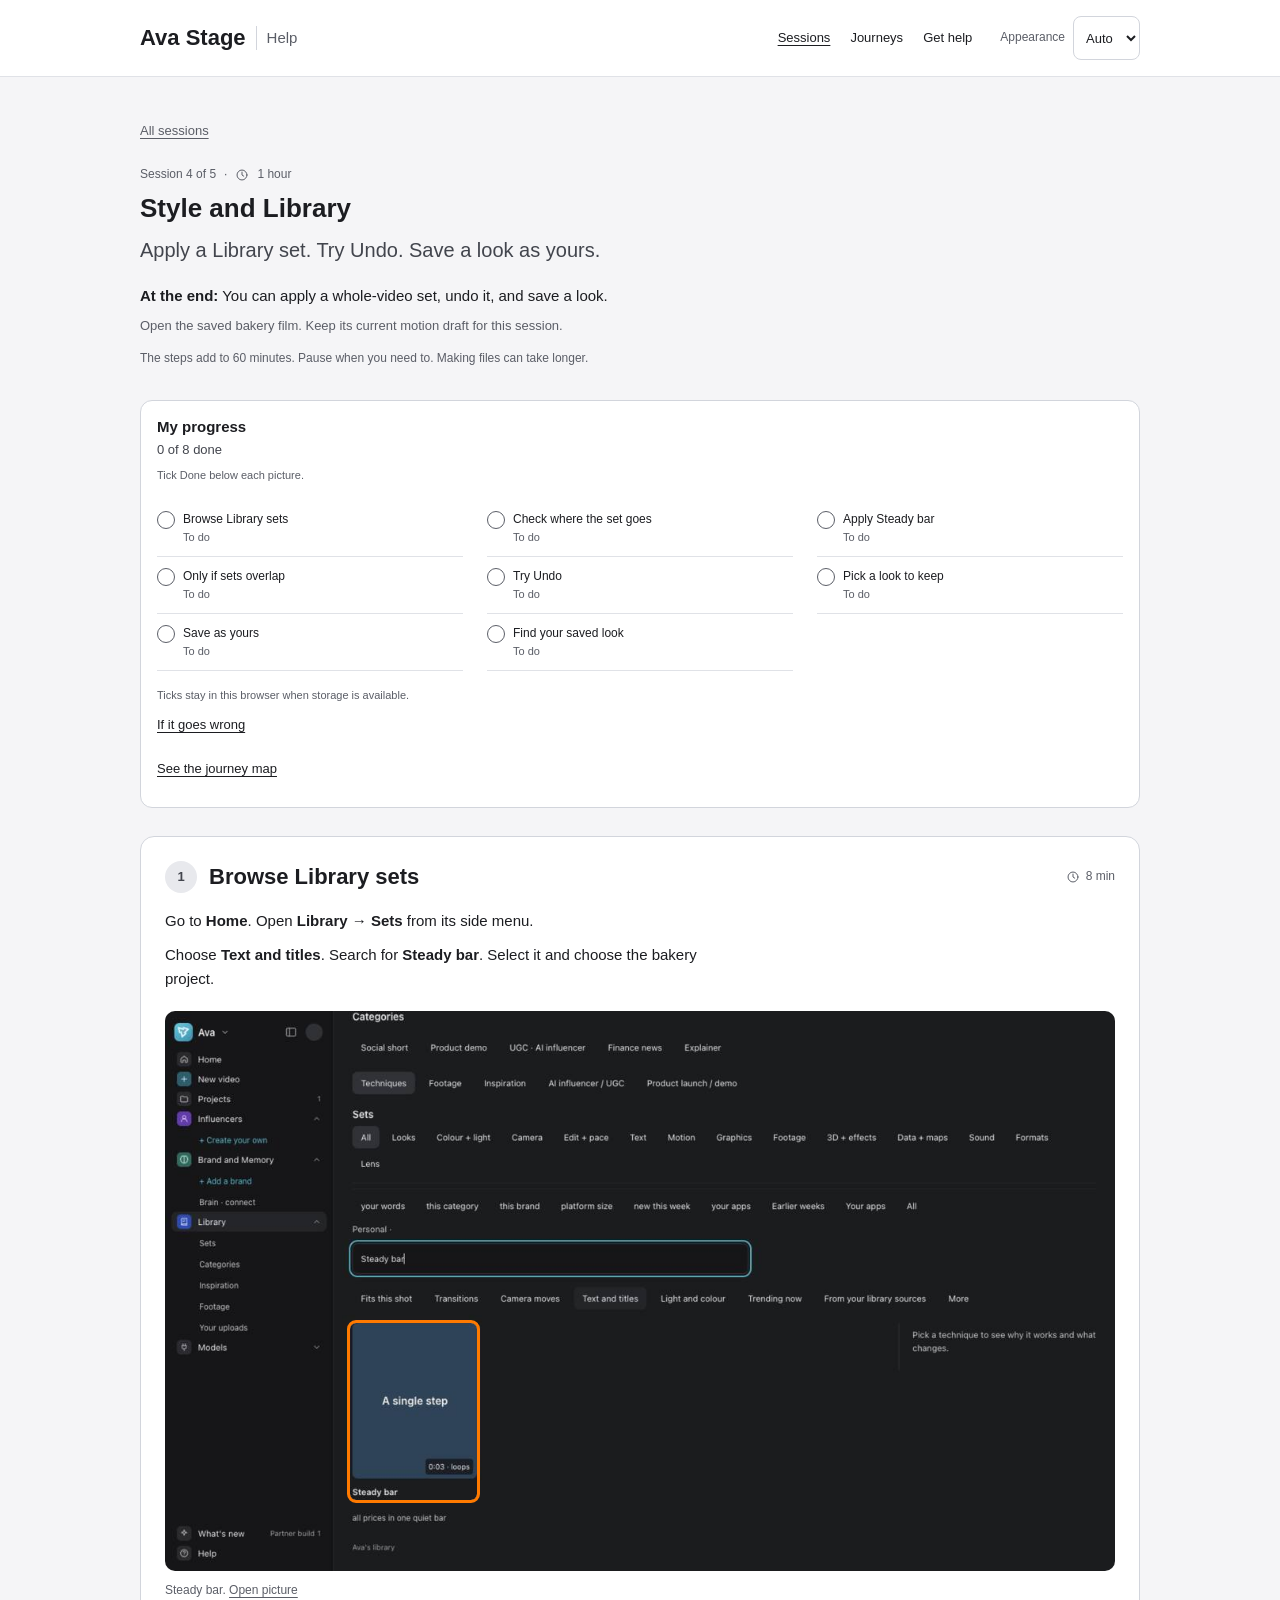
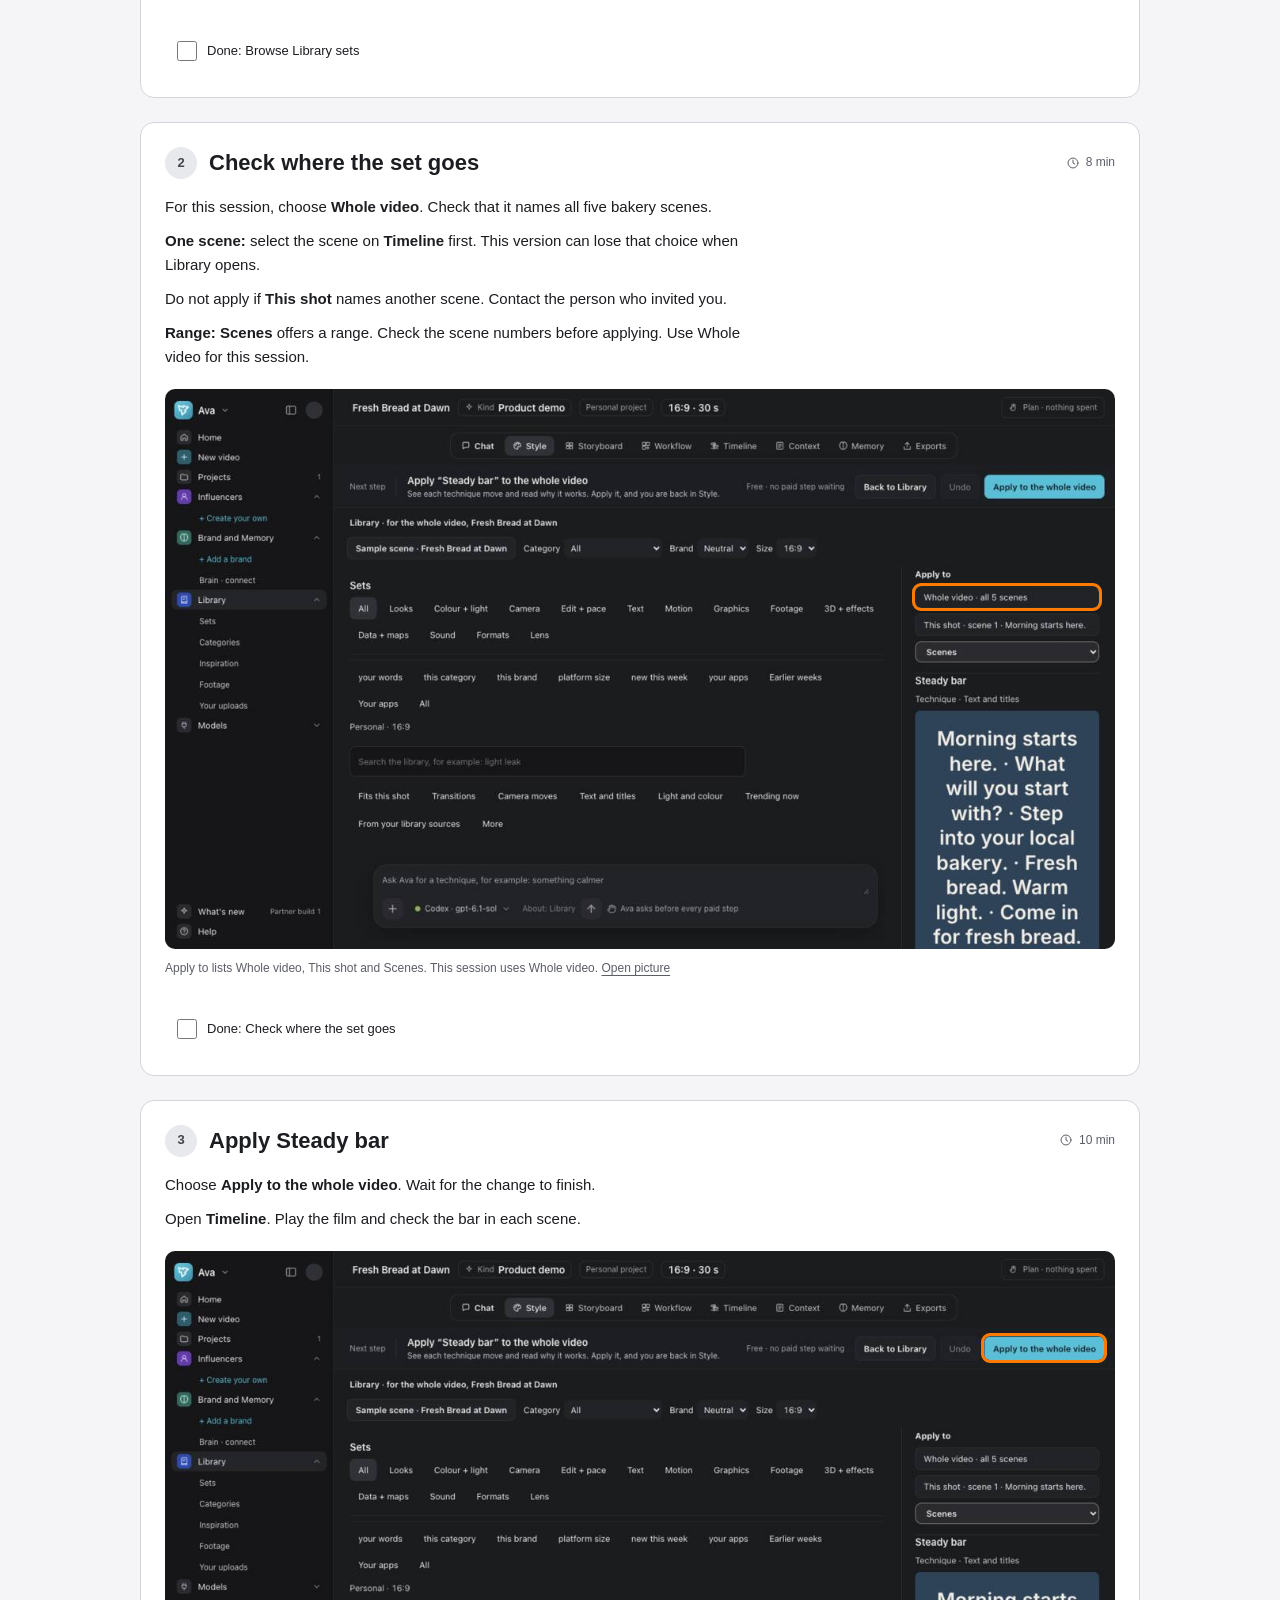
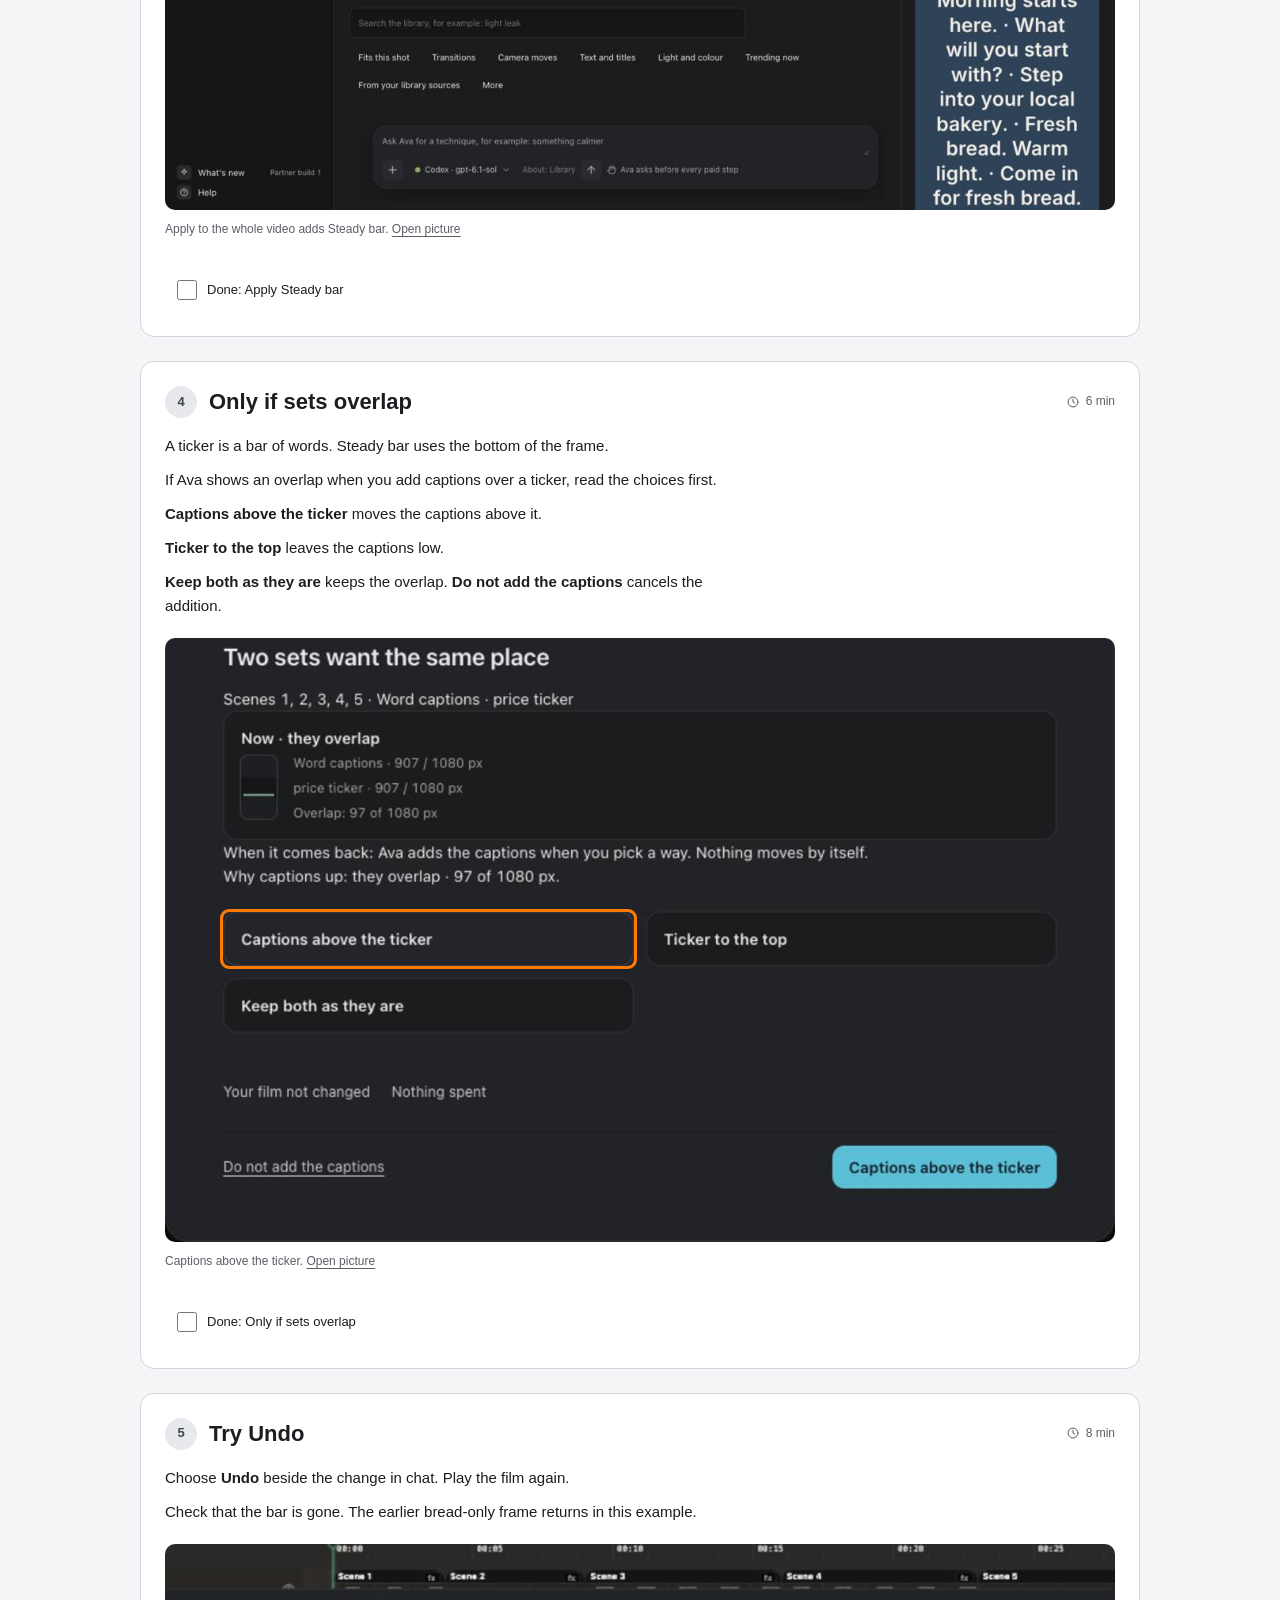
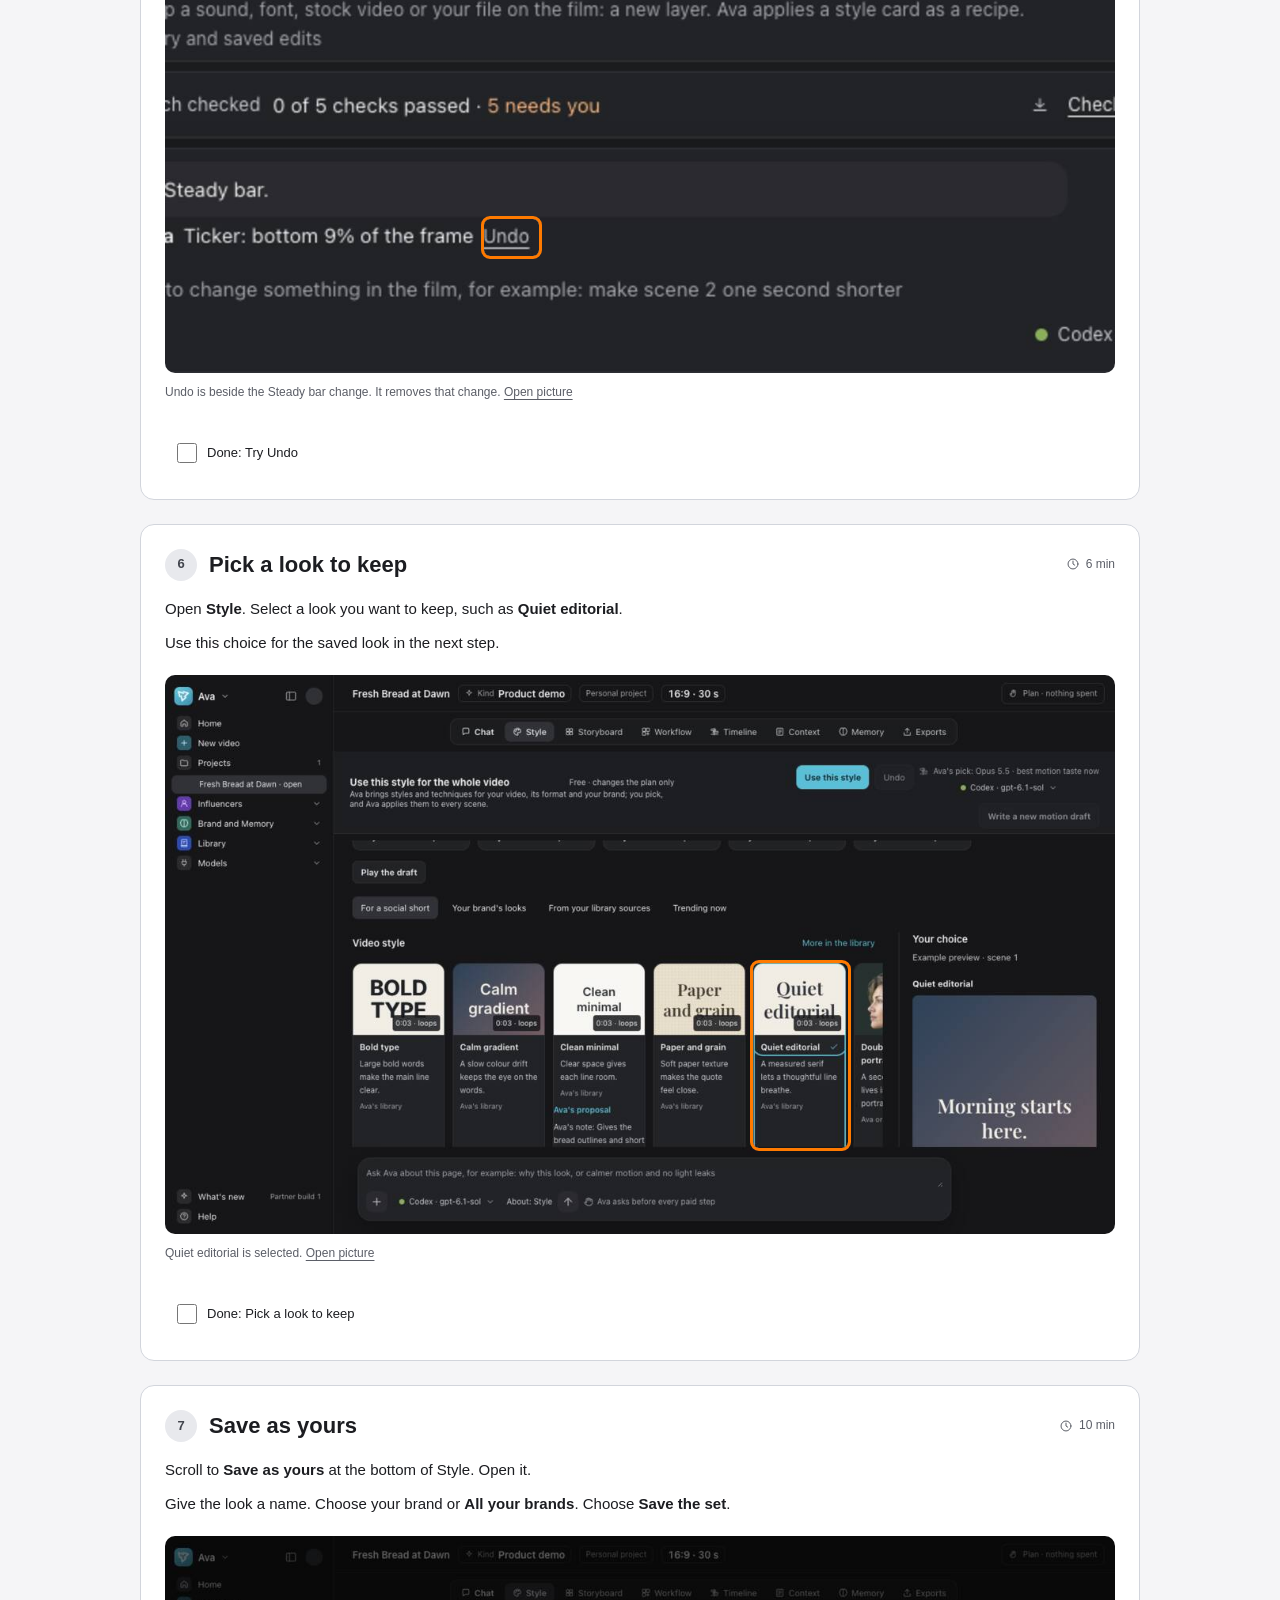
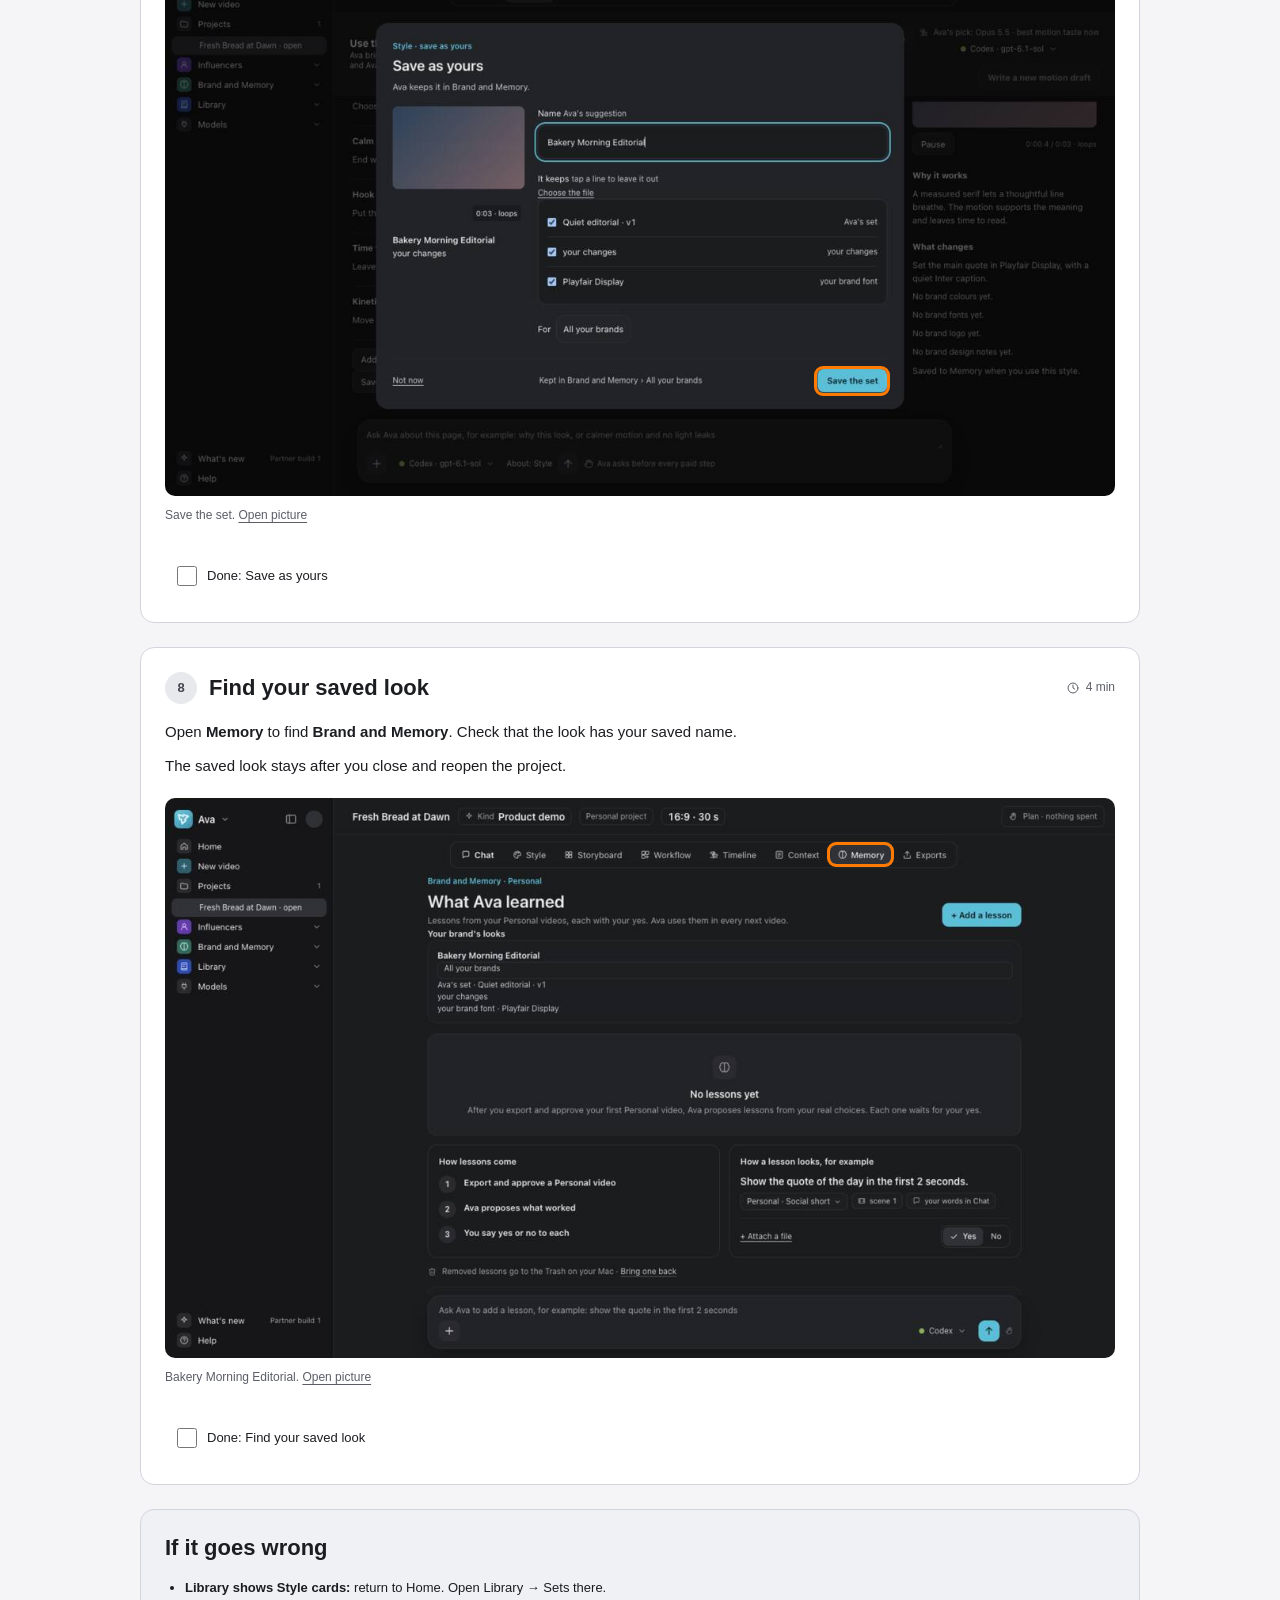
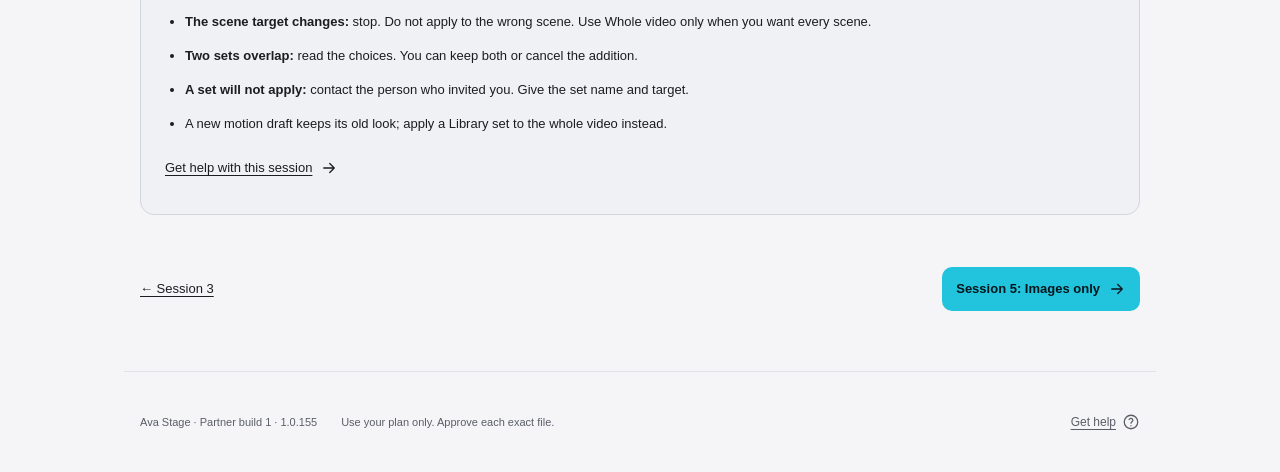
<file: help/sessions/04-style-library.html>
<!doctype html>
<html lang="en" data-theme="auto">
<head>
<meta charset="utf-8">
<meta name="viewport" content="width=device-width, initial-scale=1">
<meta name="color-scheme" content="light dark">
<meta name="robots" content="noindex">
<meta name="description" content="Apply a Library set. Try Undo. Save a look as yours.">
<title>Session 4: Style and Library · Ava Stage Help</title>
<link rel="stylesheet" href="../help.css">
</head>
<body>
<a class="skip" href="#main">Skip to content</a>
<header class="site-head"><div class="wrap head-inner">
<a class="brand" href="../index.html"><strong>Ava Stage</strong><span>Help</span></a>
<nav aria-label="Main"><a href="../index.html#sessions" aria-current="page">Sessions</a><a href="../journeys.html" >Journeys</a><a href="../index.html#help">Get help</a></nav>
<label class="theme" for="theme">Appearance<select id="theme"><option value="auto">Auto</option><option value="light">Light</option><option value="dark">Dark</option></select></label>
</div></header>
<main id="main" class="wrap" tabindex="-1"><div class="page-intro"><a class="back" href="../index.html#sessions">All sessions</a><p class="meta">Session 4 of 5 <span>·</span> <svg class="icon " viewBox="0 0 24 24" fill="none" stroke="currentColor" stroke-width="1.7" stroke-linecap="round" stroke-linejoin="round" aria-hidden="true"><circle cx="12" cy="12" r="8.5"/><path d="M12 7v5l3 2"/></svg> 1 hour</p><h1>Style and Library</h1><p class="lead">Apply a Library set. Try Undo. Save a look as yours.</p>
<p class="goal"><strong>At the end:</strong> You can apply a whole-video set, undo it, and save a look.</p><p class="before">Open the saved bakery film. Keep its current motion draft for this session.</p><p class="pace">The steps add to 60 minutes. Pause when you need to. Making files can take longer.</p></div>
<div class="lesson-layout"><div class="lesson-body"><section class="card lesson-step" id="step-1" aria-labelledby="title-1">
<div class="step-heading"><span class="num">1</span><h2 id="title-1">Browse Library sets</h2><span class="time"><svg class="icon " viewBox="0 0 24 24" fill="none" stroke="currentColor" stroke-width="1.7" stroke-linecap="round" stroke-linejoin="round" aria-hidden="true"><circle cx="12" cy="12" r="8.5"/><path d="M12 7v5l3 2"/></svg>8 min</span></div>
<div class="step-copy"><p>Go to <strong>Home</strong>. Open <strong>Library → Sets</strong> from its side menu.</p><p>Choose <strong>Text and titles</strong>. Search for <strong>Steady bar</strong>. Select it and choose the bakery project.</p></div><figure class="screen"><a href="../assets/library.jpg" aria-label="Open picture: Steady bar."><picture><source media="(max-width:520px)" srcset="../assets/library-phone.jpg"><img src="../assets/library.jpg" width="1200" height="707" alt="Steady bar." loading="eager" decoding="async"></picture><span class="hit" aria-hidden="true" style="--x:19.4444%;--y:55.6604%;--w:13.4028%;--h:31.6038%;--px:23.3333%;--py:11.4943%;--pw:53.6111%;--ph:77.0115%"></span></a><figcaption>Steady bar. <a href="../assets/library.jpg">Open picture</a></figcaption></figure>
<label class="check-row done-row"><input type="checkbox" data-check="s4-1" id="s4-1"><span>Done: Browse Library sets</span></label></section><section class="card lesson-step" id="step-2" aria-labelledby="title-2">
<div class="step-heading"><span class="num">2</span><h2 id="title-2">Check where the set goes</h2><span class="time"><svg class="icon " viewBox="0 0 24 24" fill="none" stroke="currentColor" stroke-width="1.7" stroke-linecap="round" stroke-linejoin="round" aria-hidden="true"><circle cx="12" cy="12" r="8.5"/><path d="M12 7v5l3 2"/></svg>8 min</span></div>
<div class="step-copy"><p>For this session, choose <strong>Whole video</strong>. Check that it names all five bakery scenes.</p><p><strong>One scene:</strong> select the scene on <strong>Timeline</strong> first. This version can lose that choice when Library opens.</p><p>Do not apply if <strong>This shot</strong> names another scene. Contact the person who invited you.</p><p><strong>Range:</strong> <strong>Scenes</strong> offers a range. Check the scene numbers before applying. Use Whole video for this session.</p></div><figure class="screen"><a href="../assets/scope.jpg" aria-label="Open picture: Apply to lists Whole video, This shot and Scenes. This session uses Whole video."><picture><source media="(max-width:520px)" srcset="../assets/scope-phone.jpg"><img src="../assets/scope.jpg" width="1200" height="707" alt="Apply to lists Whole video, This shot and Scenes. This session uses Whole video." loading="lazy" decoding="async"></picture><span class="hit" aria-hidden="true" style="--x:78.9583%;--y:35.1415%;--w:19.3750%;--h:4.0094%;--px:15.8333%;--py:42.1296%;--pw:77.5000%;--ph:15.7407%"></span></a><figcaption>Apply to lists Whole video, This shot and Scenes. This session uses Whole video. <a href="../assets/scope.jpg">Open picture</a></figcaption></figure>
<label class="check-row done-row"><input type="checkbox" data-check="s4-2" id="s4-2"><span>Done: Check where the set goes</span></label></section><section class="card lesson-step" id="step-3" aria-labelledby="title-3">
<div class="step-heading"><span class="num">3</span><h2 id="title-3">Apply Steady bar</h2><span class="time"><svg class="icon " viewBox="0 0 24 24" fill="none" stroke="currentColor" stroke-width="1.7" stroke-linecap="round" stroke-linejoin="round" aria-hidden="true"><circle cx="12" cy="12" r="8.5"/><path d="M12 7v5l3 2"/></svg>10 min</span></div>
<div class="step-copy"><p>Choose <strong>Apply to the whole video</strong>. Wait for the change to finish.</p><p>Open <strong>Timeline</strong>. Play the film and check the bar in each scene.</p></div><figure class="screen"><a href="../assets/apply.jpg" aria-label="Open picture: Apply to the whole video adds Steady bar."><picture><source media="(max-width:520px)" srcset="../assets/apply-phone.jpg"><img src="../assets/apply.jpg" width="1200" height="707" alt="Apply to the whole video adds Steady bar." loading="lazy" decoding="async"></picture><span class="hit" aria-hidden="true" style="--x:86.2500%;--y:15.3302%;--w:12.6389%;--h:4.2453%;--px:45.0000%;--py:41.6667%;--pw:50.5556%;--ph:16.6667%"></span></a><figcaption>Apply to the whole video adds Steady bar. <a href="../assets/apply.jpg">Open picture</a></figcaption></figure>
<label class="check-row done-row"><input type="checkbox" data-check="s4-3" id="s4-3"><span>Done: Apply Steady bar</span></label></section><section class="card lesson-step" id="step-4" aria-labelledby="title-4">
<div class="step-heading"><span class="num">4</span><h2 id="title-4">Only if sets overlap</h2><span class="time"><svg class="icon " viewBox="0 0 24 24" fill="none" stroke="currentColor" stroke-width="1.7" stroke-linecap="round" stroke-linejoin="round" aria-hidden="true"><circle cx="12" cy="12" r="8.5"/><path d="M12 7v5l3 2"/></svg>6 min</span></div>
<div class="step-copy"><p>A ticker is a bar of words. Steady bar uses the bottom of the frame.</p><p>If Ava shows an overlap when you add captions over a ticker, read the choices first.</p><p><strong>Captions above the ticker</strong> moves the captions above it.</p><p><strong>Ticker to the top</strong> leaves the captions low.</p><p><strong>Keep both as they are</strong> keeps the overlap. <strong>Do not add the captions</strong> cancels the addition.</p></div><figure class="screen"><a href="../assets/ticker.jpg" aria-label="Open picture: Captions above the ticker."><picture><source media="(max-width:520px)" srcset="../assets/ticker-phone.jpg"><img src="../assets/ticker.jpg" width="1200" height="762" alt="Captions above the ticker." loading="lazy" decoding="async"></picture><span class="hit" aria-hidden="true" style="--x:6.1250%;--y:45.2756%;--w:43.2500%;--h:9.0551%;--px:6.2500%;--py:32.9114%;--pw:86.5000%;--ph:29.1139%"></span></a><figcaption>Captions above the ticker. <a href="../assets/ticker.jpg">Open picture</a></figcaption></figure>
<label class="check-row done-row"><input type="checkbox" data-check="s4-4" id="s4-4"><span>Done: Only if sets overlap</span></label></section><section class="card lesson-step" id="step-5" aria-labelledby="title-5">
<div class="step-heading"><span class="num">5</span><h2 id="title-5">Try Undo</h2><span class="time"><svg class="icon " viewBox="0 0 24 24" fill="none" stroke="currentColor" stroke-width="1.7" stroke-linecap="round" stroke-linejoin="round" aria-hidden="true"><circle cx="12" cy="12" r="8.5"/><path d="M12 7v5l3 2"/></svg>8 min</span></div>
<div class="step-copy"><p>Choose <strong>Undo</strong> beside the change in chat. Play the film again.</p><p>Check that the bar is gone. The earlier bread-only frame returns in this example.</p></div><figure class="screen"><a href="../assets/undo.jpg" aria-label="Open picture: Undo is beside the Steady bar change. It removes that change."><picture><source media="(max-width:520px)" srcset="../assets/undo-phone.jpg"><img src="../assets/undo.jpg" width="1200" height="542" alt="Undo is beside the Steady bar change. It removes that change." loading="lazy" decoding="async"></picture><span class="hit" aria-hidden="true" style="--x:33.5484%;--y:64.2857%;--w:5.8065%;--h:8.5714%;--px:45.0000%;--py:53.7037%;--pw:10.0000%;--ph:11.1111%"></span></a><figcaption>Undo is beside the Steady bar change. It removes that change. <a href="../assets/undo.jpg">Open picture</a></figcaption></figure>
<label class="check-row done-row"><input type="checkbox" data-check="s4-5" id="s4-5"><span>Done: Try Undo</span></label></section><section class="card lesson-step" id="step-6" aria-labelledby="title-6">
<div class="step-heading"><span class="num">6</span><h2 id="title-6">Pick a look to keep</h2><span class="time"><svg class="icon " viewBox="0 0 24 24" fill="none" stroke="currentColor" stroke-width="1.7" stroke-linecap="round" stroke-linejoin="round" aria-hidden="true"><circle cx="12" cy="12" r="8.5"/><path d="M12 7v5l3 2"/></svg>6 min</span></div>
<div class="step-copy"><p>Open <strong>Style</strong>. Select a look you want to keep, such as <strong>Quiet editorial</strong>.</p><p>Use this choice for the saved look in the next step.</p></div><figure class="screen"><a href="../assets/look.jpg" aria-label="Open picture: Quiet editorial is selected."><picture><source media="(max-width:520px)" srcset="../assets/look-phone.jpg"><img src="../assets/look.jpg" width="1200" height="707" alt="Quiet editorial is selected." loading="lazy" decoding="async"></picture><span class="hit" aria-hidden="true" style="--x:61.8750%;--y:51.5330%;--w:10.0694%;--h:33.0189%;--px:29.7222%;--py:11.1111%;--pw:40.2778%;--ph:77.7778%"></span></a><figcaption>Quiet editorial is selected. <a href="../assets/look.jpg">Open picture</a></figcaption></figure>
<label class="check-row done-row"><input type="checkbox" data-check="s4-6" id="s4-6"><span>Done: Pick a look to keep</span></label></section><section class="card lesson-step" id="step-7" aria-labelledby="title-7">
<div class="step-heading"><span class="num">7</span><h2 id="title-7">Save as yours</h2><span class="time"><svg class="icon " viewBox="0 0 24 24" fill="none" stroke="currentColor" stroke-width="1.7" stroke-linecap="round" stroke-linejoin="round" aria-hidden="true"><circle cx="12" cy="12" r="8.5"/><path d="M12 7v5l3 2"/></svg>10 min</span></div>
<div class="step-copy"><p>Scroll to <strong>Save as yours</strong> at the bottom of Style. Open it.</p><p>Give the look a name. Choose your brand or <strong>All your brands</strong>. Choose <strong>Save the set</strong>.</p></div><figure class="screen"><a href="../assets/save-look.jpg" aria-label="Open picture: Save the set."><picture><source media="(max-width:520px)" srcset="../assets/save-look-phone.jpg"><img src="../assets/save-look.jpg" width="1200" height="707" alt="Save the set." loading="lazy" decoding="async"></picture><span class="hit" aria-hidden="true" style="--x:68.6806%;--y:77.2406%;--w:7.3611%;--h:4.3632%;--px:35.2778%;--py:41.2037%;--pw:29.4444%;--ph:17.1296%"></span></a><figcaption>Save the set. <a href="../assets/save-look.jpg">Open picture</a></figcaption></figure>
<label class="check-row done-row"><input type="checkbox" data-check="s4-7" id="s4-7"><span>Done: Save as yours</span></label></section><section class="card lesson-step" id="step-8" aria-labelledby="title-8">
<div class="step-heading"><span class="num">8</span><h2 id="title-8">Find your saved look</h2><span class="time"><svg class="icon " viewBox="0 0 24 24" fill="none" stroke="currentColor" stroke-width="1.7" stroke-linecap="round" stroke-linejoin="round" aria-hidden="true"><circle cx="12" cy="12" r="8.5"/><path d="M12 7v5l3 2"/></svg>4 min</span></div>
<div class="step-copy"><p>Open <strong>Memory</strong> to find <strong>Brand and Memory</strong>. Check that the look has your saved name.</p><p>The saved look stays after you close and reopen the project.</p></div><figure class="screen"><a href="../assets/saved-look.jpg" aria-label="Open picture: Bakery Morning Editorial."><picture><source media="(max-width:520px)" srcset="../assets/saved-look-phone.jpg"><img src="../assets/saved-look.jpg" width="1200" height="707" alt="Bakery Morning Editorial." loading="lazy" decoding="async"></picture><span class="hit" aria-hidden="true" style="--x:70.0000%;--y:8.3726%;--w:6.4583%;--h:3.4198%;--px:4.7619%;--py:49.6032%;--pw:44.0476%;--ph:10.3175%"></span></a><figcaption>Bakery Morning Editorial. <a href="../assets/saved-look.jpg">Open picture</a></figcaption></figure>
<label class="check-row done-row"><input type="checkbox" data-check="s4-8" id="s4-8"><span>Done: Find your saved look</span></label></section><aside class="card recovery" id="if-it-goes-wrong"><h2>If it goes wrong</h2><ul><li><strong>Library shows Style cards:</strong> return to Home. Open Library → Sets there.</li><li><strong>The scene target changes:</strong> stop. Do not apply to the wrong scene. Use Whole video only when you want every scene.</li><li><strong>Two sets overlap:</strong> read the choices. You can keep both or cancel the addition.</li><li><strong>A set will not apply:</strong> contact the person who invited you. Give the set name and target.</li><li>A new motion draft keeps its old look; apply a Library set to the whole video instead.</li></ul><a href="../index.html#help">Get help with this session <svg class="icon " viewBox="0 0 24 24" fill="none" stroke="currentColor" stroke-width="1.7" stroke-linecap="round" stroke-linejoin="round" aria-hidden="true"><path d="M5 12h14m-6-6 6 6-6 6"/></svg></a></aside>
<nav class="session-next" aria-label="Next session"><a href="03-finish-share.html">← Session 3</a><a class="btn primary" href="05-images-only.html">Session 5: Images only <svg class="icon " viewBox="0 0 24 24" fill="none" stroke="currentColor" stroke-width="1.7" stroke-linecap="round" stroke-linejoin="round" aria-hidden="true"><path d="M5 12h14m-6-6 6 6-6 6"/></svg></a></nav></div>
<aside class="progress-panel" aria-label="Session progress"><h2>My progress</h2><output data-count="s4-1 s4-2 s4-3 s4-4 s4-5 s4-6 s4-7 s4-8" aria-live="polite">0 of 8 done</output><p class="small">Tick Done below each picture.</p><ol class="progress-list"><li><a href="#step-1" data-for-check="s4-1"><span class="check-mark"><svg class="icon " viewBox="0 0 24 24" fill="none" stroke="currentColor" stroke-width="1.7" stroke-linecap="round" stroke-linejoin="round" aria-hidden="true"><path d="m5 12 4 4L19 6"/></svg></span><span>Browse Library sets<small class="state">To do</small></span></a></li><li><a href="#step-2" data-for-check="s4-2"><span class="check-mark"><svg class="icon " viewBox="0 0 24 24" fill="none" stroke="currentColor" stroke-width="1.7" stroke-linecap="round" stroke-linejoin="round" aria-hidden="true"><path d="m5 12 4 4L19 6"/></svg></span><span>Check where the set goes<small class="state">To do</small></span></a></li><li><a href="#step-3" data-for-check="s4-3"><span class="check-mark"><svg class="icon " viewBox="0 0 24 24" fill="none" stroke="currentColor" stroke-width="1.7" stroke-linecap="round" stroke-linejoin="round" aria-hidden="true"><path d="m5 12 4 4L19 6"/></svg></span><span>Apply Steady bar<small class="state">To do</small></span></a></li><li><a href="#step-4" data-for-check="s4-4"><span class="check-mark"><svg class="icon " viewBox="0 0 24 24" fill="none" stroke="currentColor" stroke-width="1.7" stroke-linecap="round" stroke-linejoin="round" aria-hidden="true"><path d="m5 12 4 4L19 6"/></svg></span><span>Only if sets overlap<small class="state">To do</small></span></a></li><li><a href="#step-5" data-for-check="s4-5"><span class="check-mark"><svg class="icon " viewBox="0 0 24 24" fill="none" stroke="currentColor" stroke-width="1.7" stroke-linecap="round" stroke-linejoin="round" aria-hidden="true"><path d="m5 12 4 4L19 6"/></svg></span><span>Try Undo<small class="state">To do</small></span></a></li><li><a href="#step-6" data-for-check="s4-6"><span class="check-mark"><svg class="icon " viewBox="0 0 24 24" fill="none" stroke="currentColor" stroke-width="1.7" stroke-linecap="round" stroke-linejoin="round" aria-hidden="true"><path d="m5 12 4 4L19 6"/></svg></span><span>Pick a look to keep<small class="state">To do</small></span></a></li><li><a href="#step-7" data-for-check="s4-7"><span class="check-mark"><svg class="icon " viewBox="0 0 24 24" fill="none" stroke="currentColor" stroke-width="1.7" stroke-linecap="round" stroke-linejoin="round" aria-hidden="true"><path d="m5 12 4 4L19 6"/></svg></span><span>Save as yours<small class="state">To do</small></span></a></li><li><a href="#step-8" data-for-check="s4-8"><span class="check-mark"><svg class="icon " viewBox="0 0 24 24" fill="none" stroke="currentColor" stroke-width="1.7" stroke-linecap="round" stroke-linejoin="round" aria-hidden="true"><path d="m5 12 4 4L19 6"/></svg></span><span>Find your saved look<small class="state">To do</small></span></a></li></ol><p class="small">Ticks stay in this browser when storage is available.</p><a class="quiet" href="#if-it-goes-wrong">If it goes wrong</a><a class="quiet" href="../journeys.html#style-library">See the journey map</a></aside></div></main>
<footer class="site-foot wrap"><p>Ava Stage · Partner build 1 · 1.0.155</p><p>Use your plan only. Approve each exact file.</p><a href="../index.html#help">Get help <svg class="icon " viewBox="0 0 24 24" fill="none" stroke="currentColor" stroke-width="1.7" stroke-linecap="round" stroke-linejoin="round" aria-hidden="true"><circle cx="12" cy="12" r="9"/><path d="M9.5 8.8a2.6 2.6 0 0 1 5 .8c0 2-2.5 2-2.5 4M12 17h.01"/></svg></a></footer>
<script>(() => {
  const key = 'ava-help-pb1';
  let saved = {};
  try { saved = JSON.parse(localStorage.getItem(key)) || {}; } catch (_) {}
  if (!saved || typeof saved !== 'object' || Array.isArray(saved)) saved = {};
  if (!saved.checks || typeof saved.checks !== 'object') saved.checks = {};
  const theme = document.getElementById('theme');
  const modes = ['auto', 'light', 'dark'];
  const applyTheme = value => {
    theme.value = modes.includes(value) ? value : 'auto';
    document.documentElement.dataset.theme = theme.value;
  };
  const write = () => { try { localStorage.setItem(key, JSON.stringify(saved)); } catch (_) {} };
  const update = () => {
    document.querySelectorAll('[data-count]').forEach(el => {
      const ids = el.dataset.count.split(' ');
      const n = ids.filter(id => saved.checks[id] === true).length;
      el.textContent = n + ' of ' + ids.length + ' done';
    });
    document.querySelectorAll('[data-for-check]').forEach(el => {
      const done = saved.checks[el.dataset.forCheck] === true;
      el.classList.toggle('is-done', done);
      el.querySelector('.state').textContent = done ? 'Done' : 'To do';
    });
  };
  applyTheme(saved.theme);
  theme.addEventListener('change', () => { saved.theme = theme.value; applyTheme(theme.value); write(); });
  document.querySelectorAll('[data-check]').forEach(input => {
    input.checked = saved.checks[input.dataset.check] === true;
    input.addEventListener('change', () => { saved.checks[input.dataset.check] = input.checked; update(); write(); });
  });
  update();
})();</script>
</body></html>
</file>
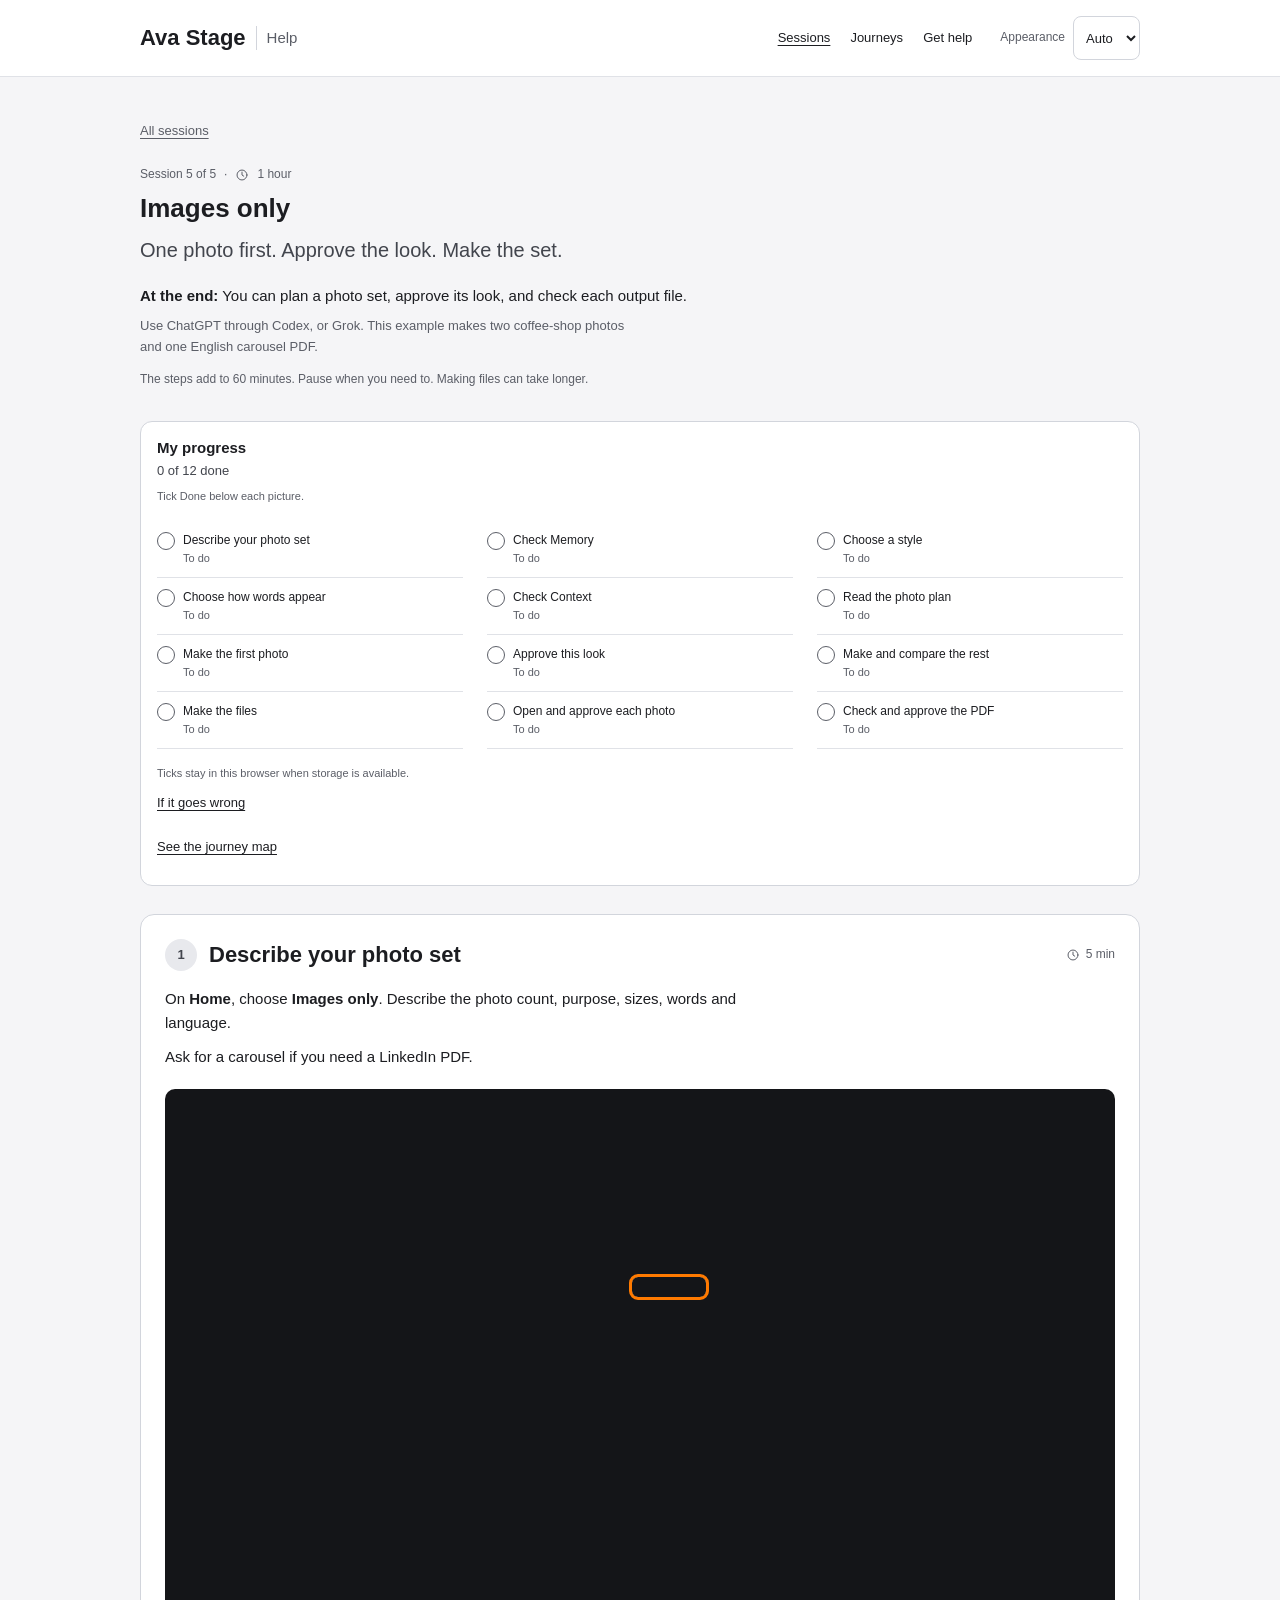
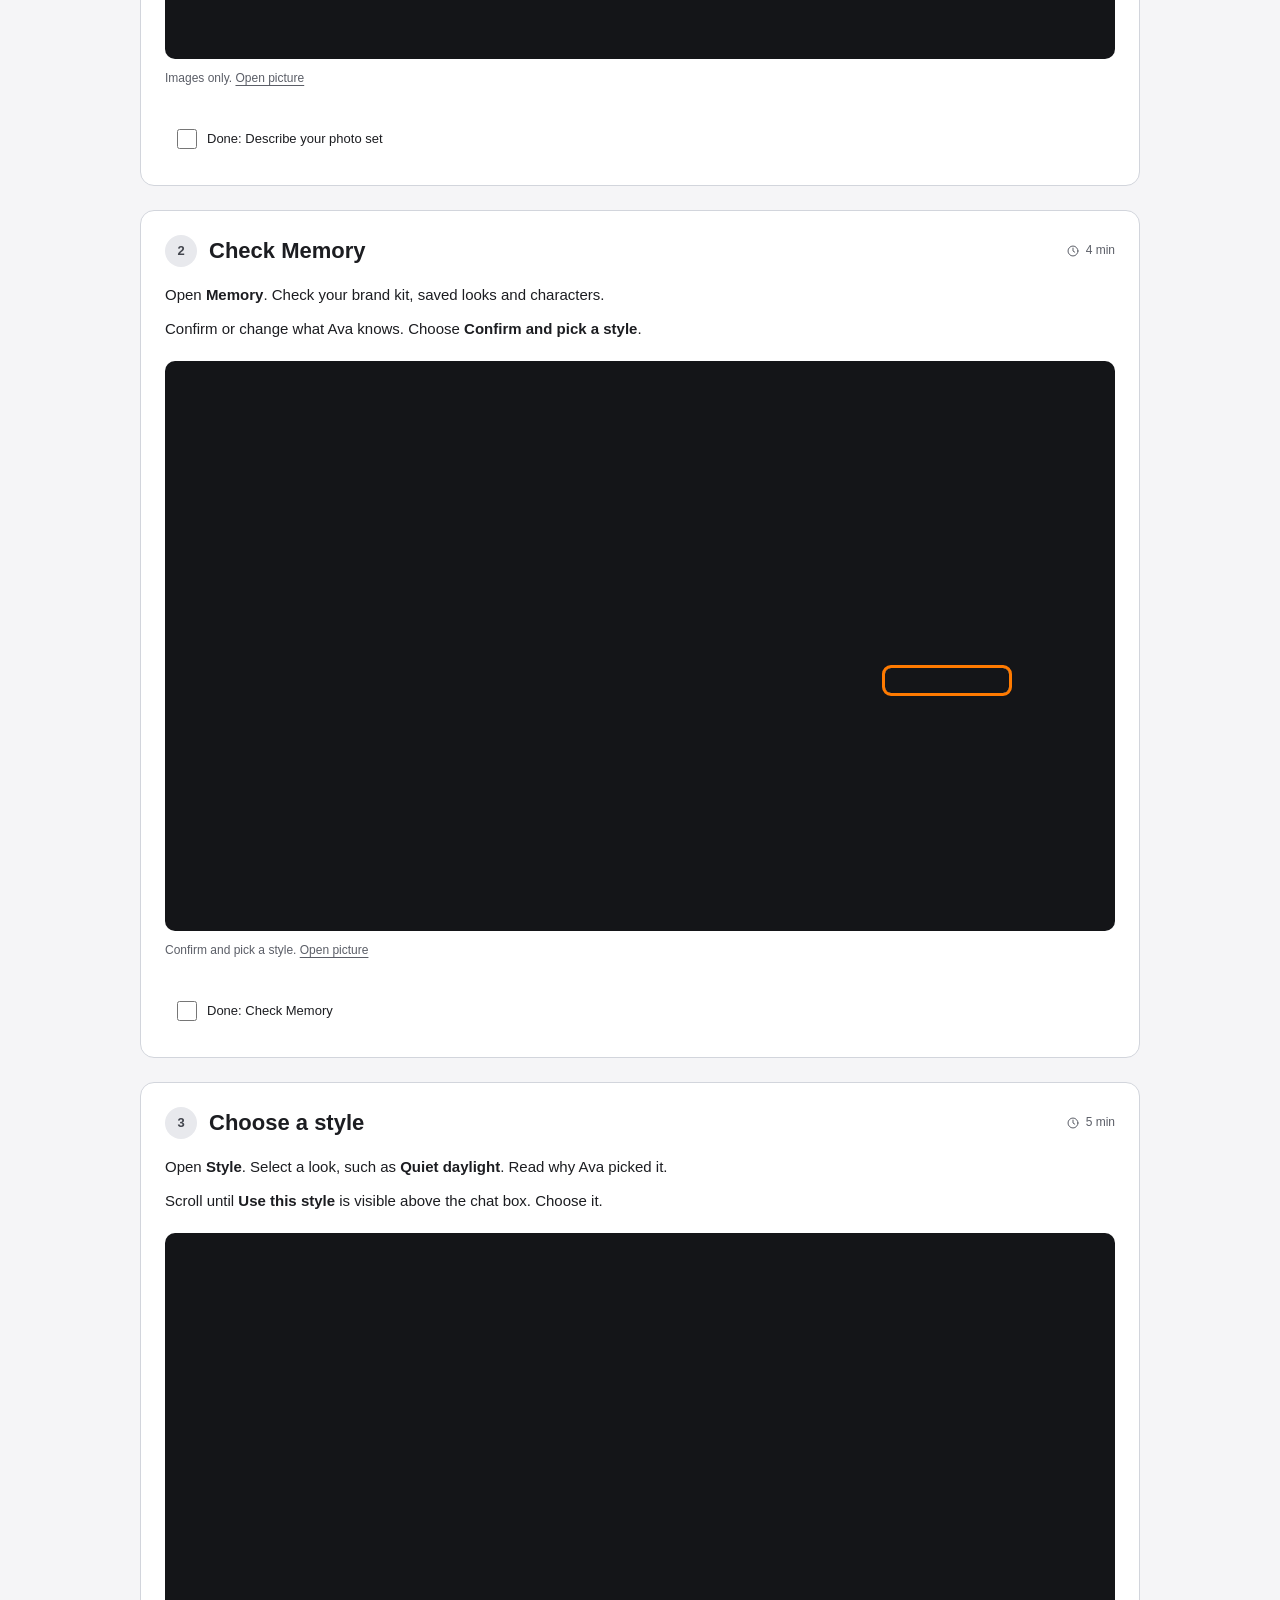
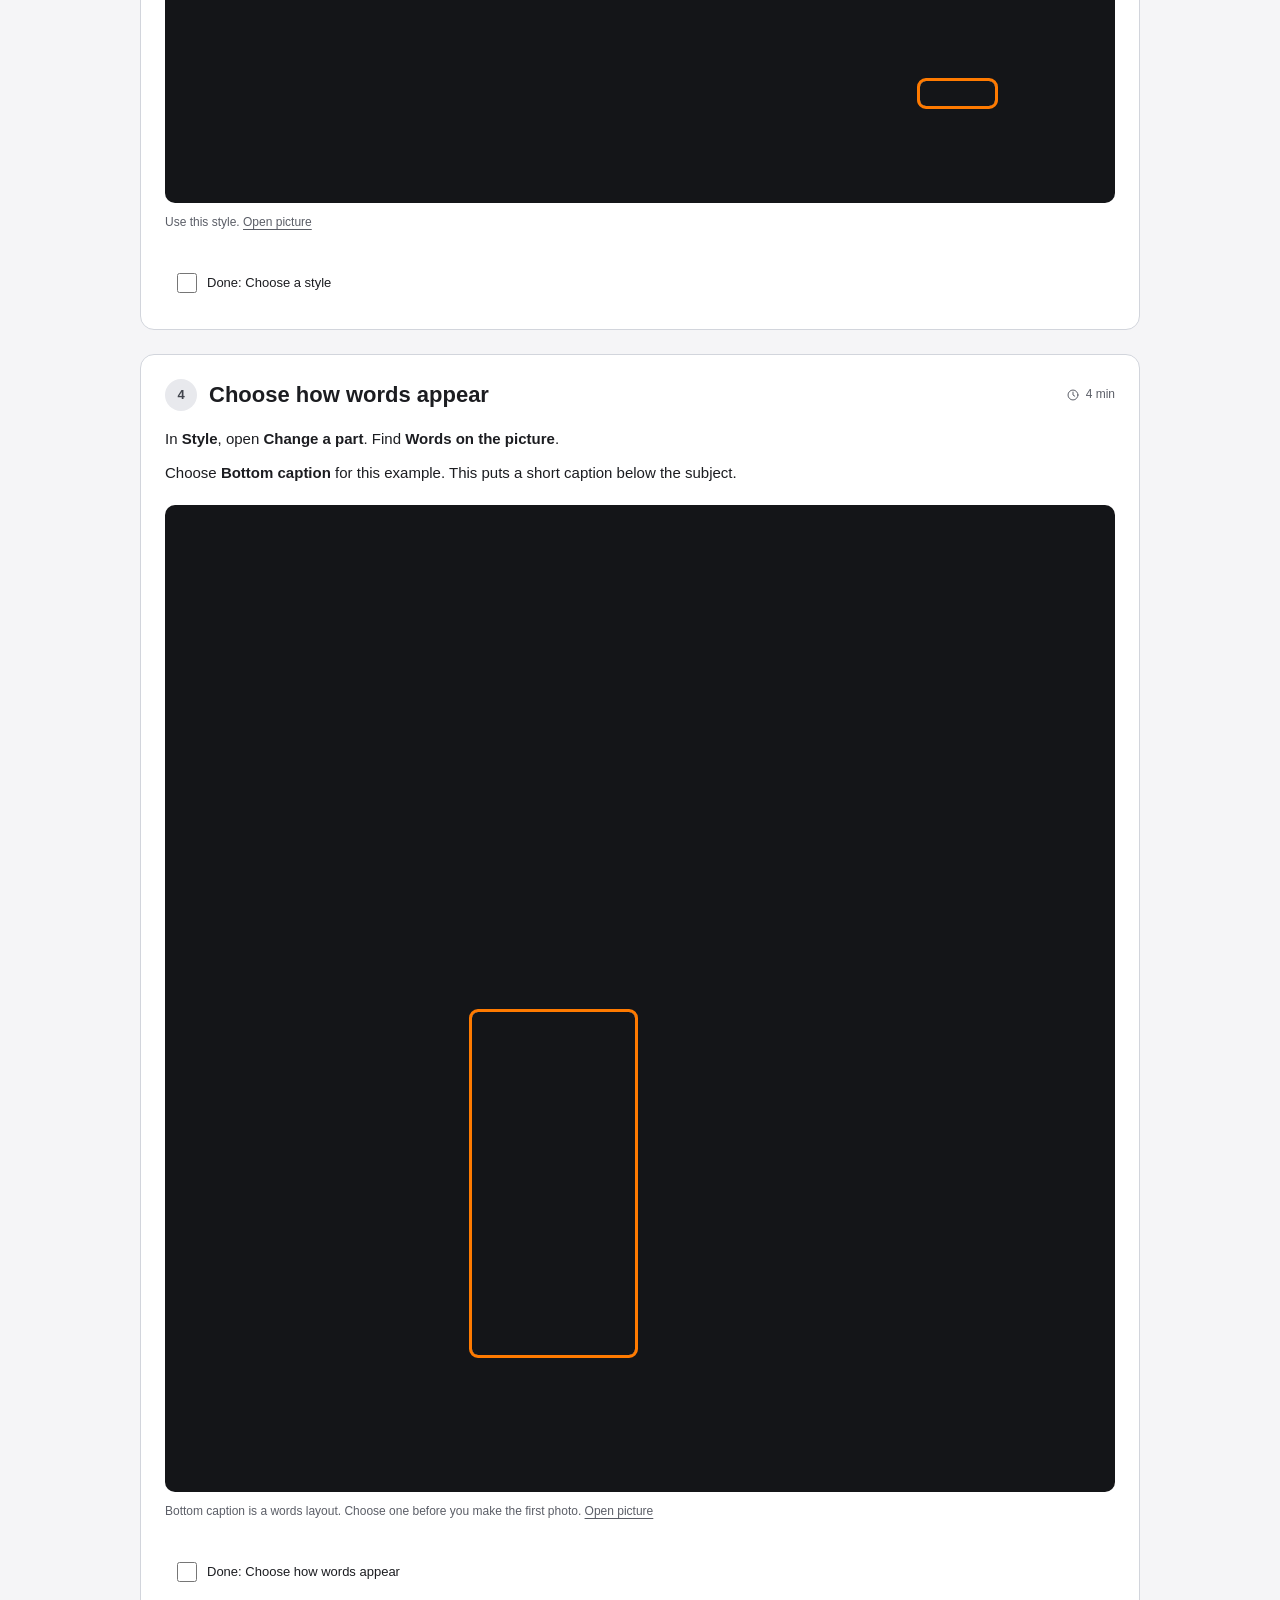
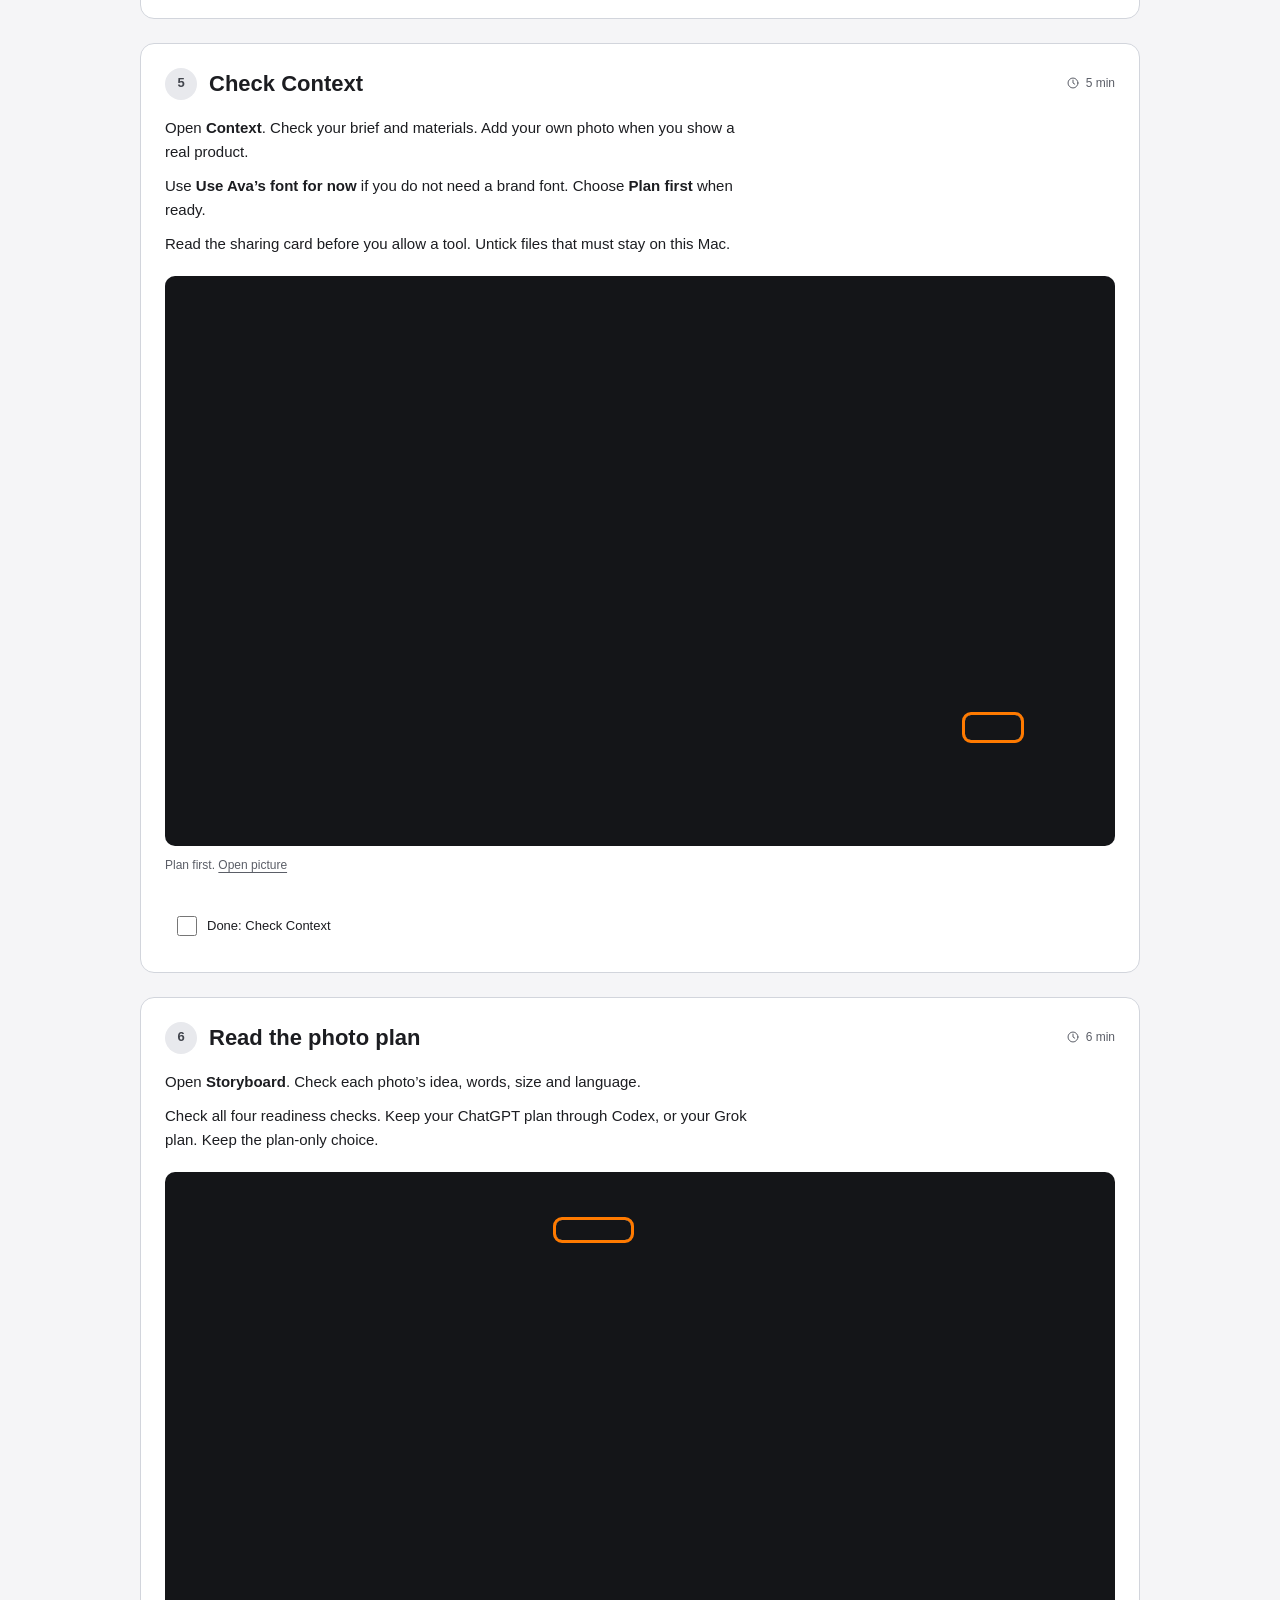
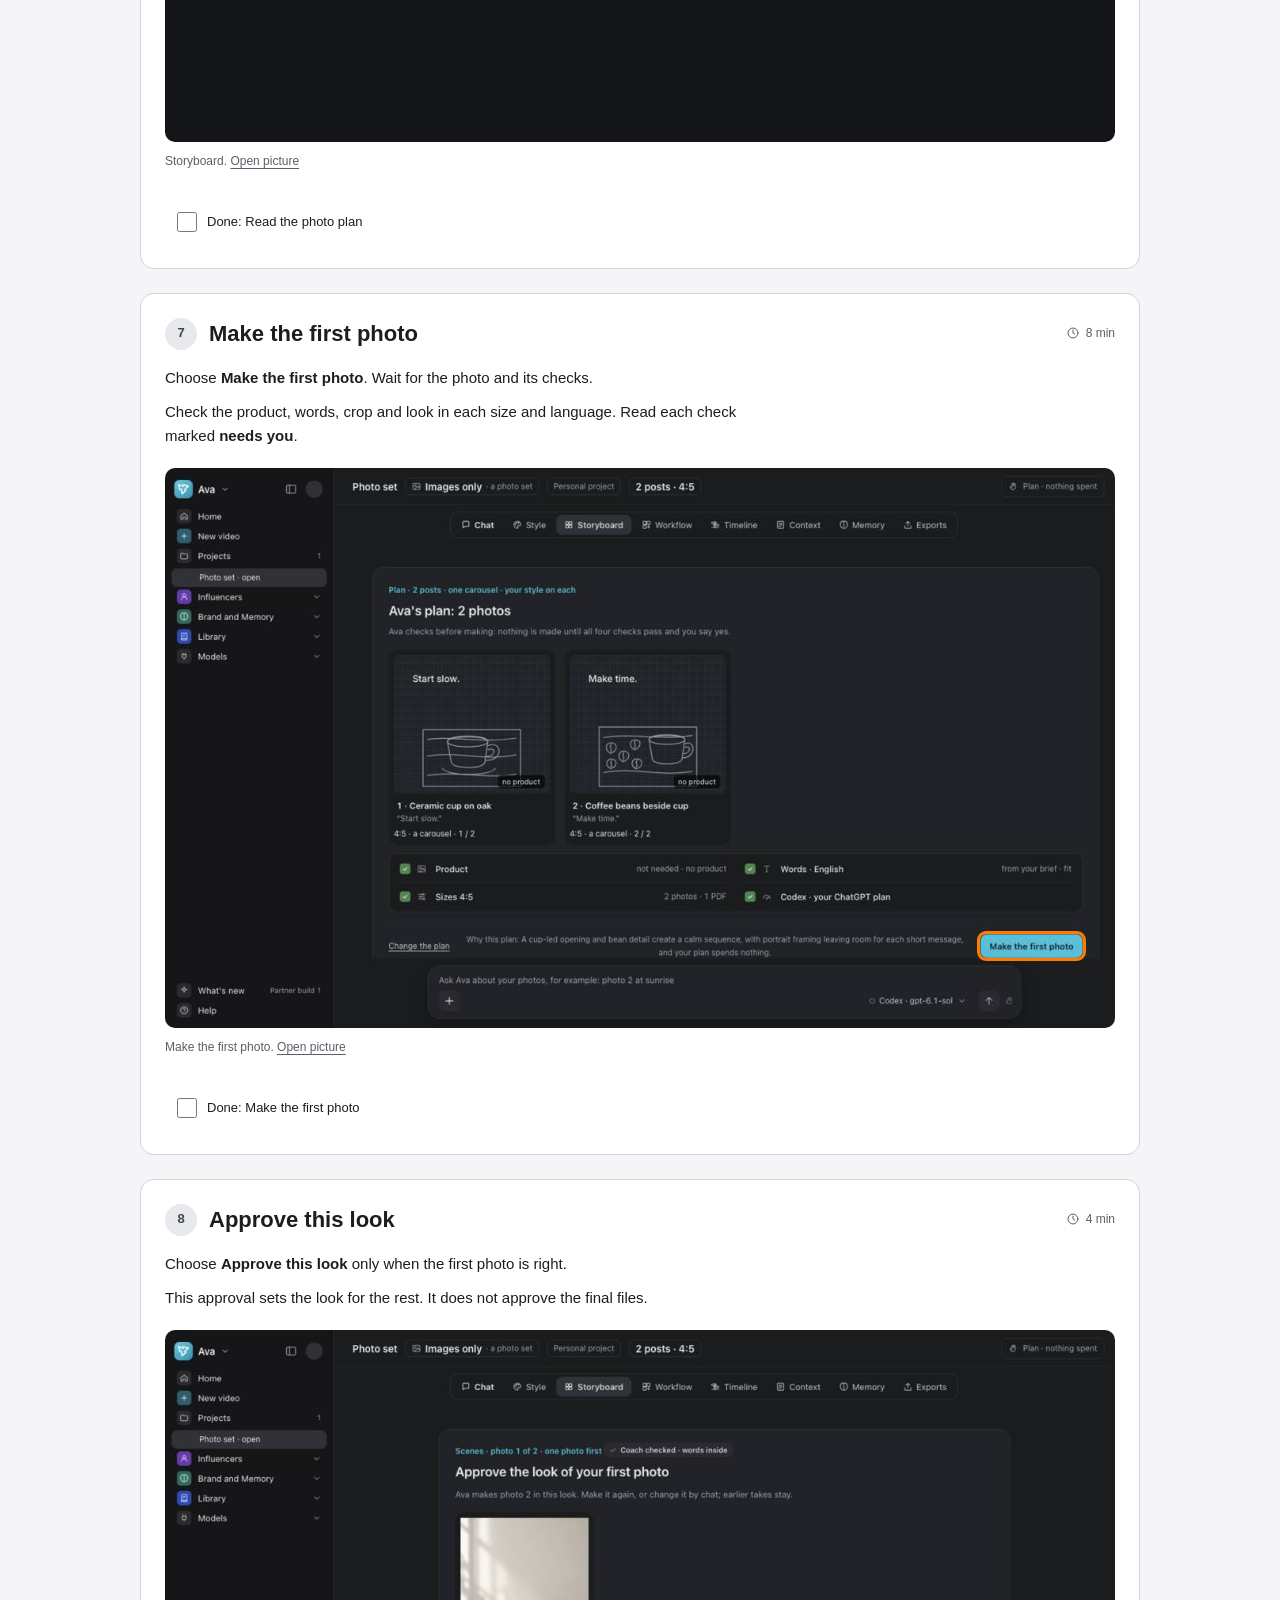
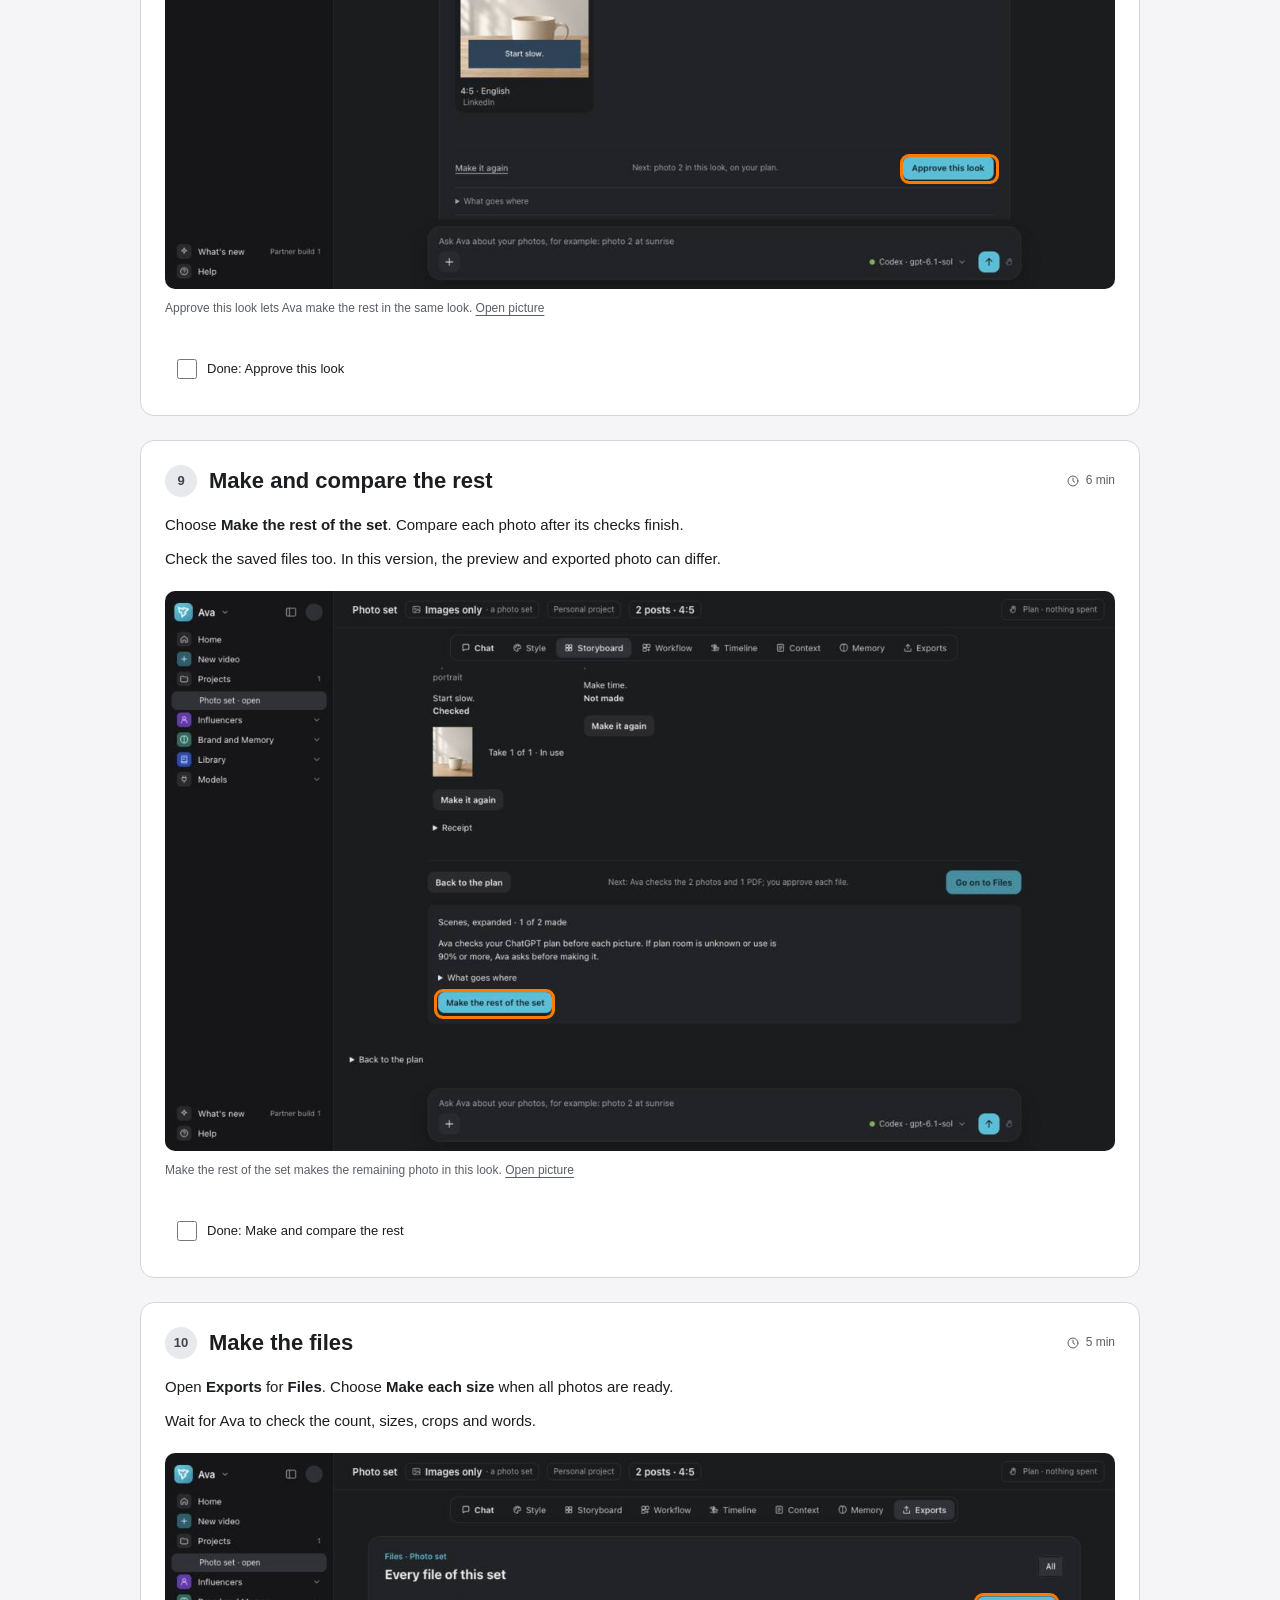
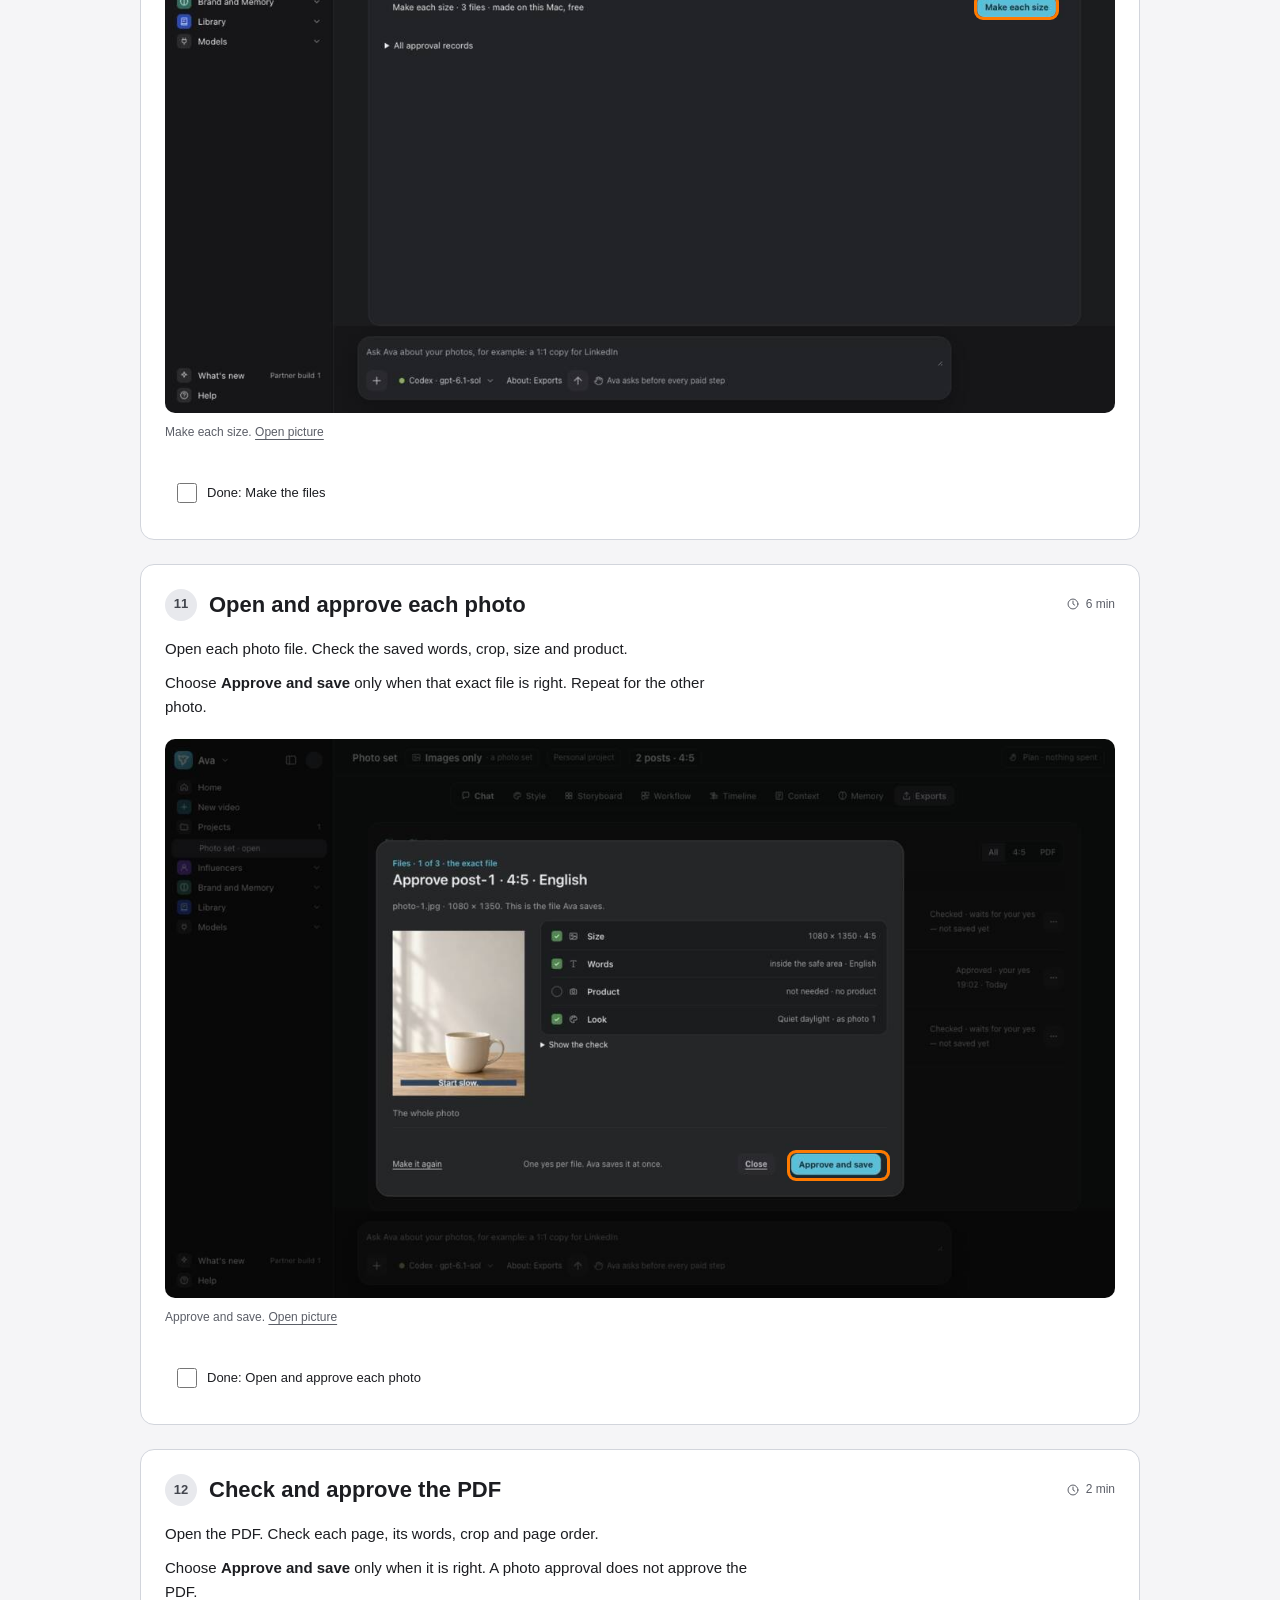
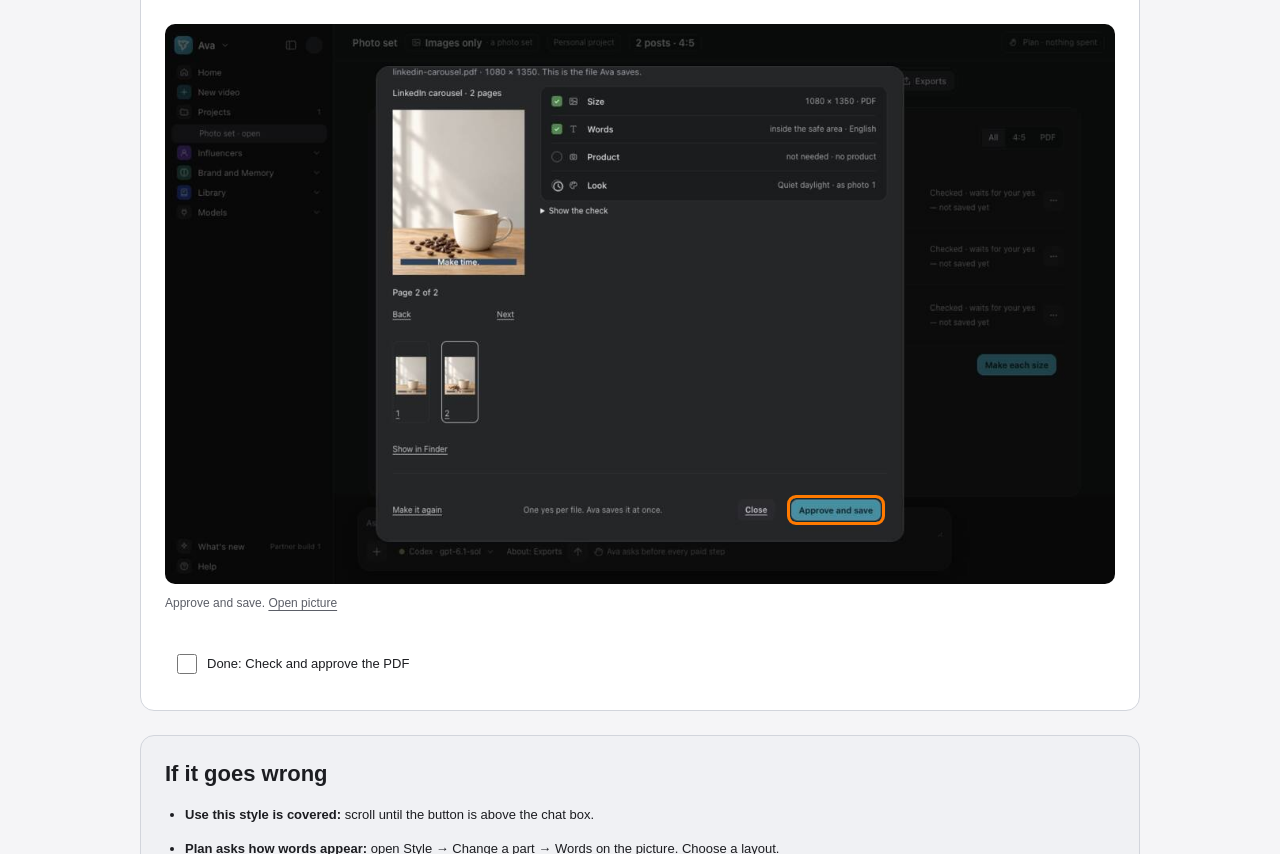
<file: help/sessions/05-images-only.html>
<!doctype html>
<html lang="en" data-theme="auto">
<head>
<meta charset="utf-8">
<meta name="viewport" content="width=device-width, initial-scale=1">
<meta name="color-scheme" content="light dark">
<meta name="robots" content="noindex">
<meta name="description" content="One photo first. Approve the look. Make the set.">
<title>Session 5: Images only · Ava Stage Help</title>
<link rel="stylesheet" href="../help.css">
</head>
<body>
<a class="skip" href="#main">Skip to content</a>
<header class="site-head"><div class="wrap head-inner">
<a class="brand" href="../index.html"><strong>Ava Stage</strong><span>Help</span></a>
<nav aria-label="Main"><a href="../index.html#sessions" aria-current="page">Sessions</a><a href="../journeys.html" >Journeys</a><a href="../index.html#help">Get help</a></nav>
<label class="theme" for="theme">Appearance<select id="theme"><option value="auto">Auto</option><option value="light">Light</option><option value="dark">Dark</option></select></label>
</div></header>
<main id="main" class="wrap" tabindex="-1"><div class="page-intro"><a class="back" href="../index.html#sessions">All sessions</a><p class="meta">Session 5 of 5 <span>·</span> <svg class="icon " viewBox="0 0 24 24" fill="none" stroke="currentColor" stroke-width="1.7" stroke-linecap="round" stroke-linejoin="round" aria-hidden="true"><circle cx="12" cy="12" r="8.5"/><path d="M12 7v5l3 2"/></svg> 1 hour</p><h1>Images only</h1><p class="lead">One photo first. Approve the look. Make the set.</p>
<p class="goal"><strong>At the end:</strong> You can plan a photo set, approve its look, and check each output file.</p><p class="before">Use ChatGPT through Codex, or Grok. This example makes two coffee-shop photos and one English carousel PDF.</p><p class="pace">The steps add to 60 minutes. Pause when you need to. Making files can take longer.</p></div>
<div class="lesson-layout"><div class="lesson-body"><section class="card lesson-step" id="step-1" aria-labelledby="title-1">
<div class="step-heading"><span class="num">1</span><h2 id="title-1">Describe your photo set</h2><span class="time"><svg class="icon " viewBox="0 0 24 24" fill="none" stroke="currentColor" stroke-width="1.7" stroke-linecap="round" stroke-linejoin="round" aria-hidden="true"><circle cx="12" cy="12" r="8.5"/><path d="M12 7v5l3 2"/></svg>5 min</span></div>
<div class="step-copy"><p>On <strong>Home</strong>, choose <strong>Images only</strong>. Describe the photo count, purpose, sizes, words and language.</p><p>Ask for a carousel if you need a LinkedIn PDF.</p></div><figure class="screen"><a href="../assets/image-brief.jpg" aria-label="Open picture: Images only."><picture><source media="(max-width:520px)" srcset="../assets/image-brief-phone.jpg"><img src="../assets/image-brief.jpg" width="1200" height="707" alt="Images only." loading="eager" decoding="async"></picture><span class="hit" aria-hidden="true" style="--x:49.1667%;--y:32.9009%;--w:7.7778%;--h:3.6557%;--px:34.4444%;--py:43.0556%;--pw:31.1111%;--ph:14.3519%"></span></a><figcaption>Images only. <a href="../assets/image-brief.jpg">Open picture</a></figcaption></figure>
<label class="check-row done-row"><input type="checkbox" data-check="s5-1" id="s5-1"><span>Done: Describe your photo set</span></label></section><section class="card lesson-step" id="step-2" aria-labelledby="title-2">
<div class="step-heading"><span class="num">2</span><h2 id="title-2">Check Memory</h2><span class="time"><svg class="icon " viewBox="0 0 24 24" fill="none" stroke="currentColor" stroke-width="1.7" stroke-linecap="round" stroke-linejoin="round" aria-hidden="true"><circle cx="12" cy="12" r="8.5"/><path d="M12 7v5l3 2"/></svg>4 min</span></div>
<div class="step-copy"><p>Open <strong>Memory</strong>. Check your brand kit, saved looks and characters.</p><p>Confirm or change what Ava knows. Choose <strong>Confirm and pick a style</strong>.</p></div><figure class="screen"><a href="../assets/image-memory.jpg" aria-label="Open picture: Confirm and pick a style."><picture><source media="(max-width:520px)" srcset="../assets/image-memory-phone.jpg"><img src="../assets/image-memory.jpg" width="1200" height="707" alt="Confirm and pick a style." loading="lazy" decoding="async"></picture><span class="hit" aria-hidden="true" style="--x:75.7639%;--y:53.8915%;--w:13.0556%;--h:4.3632%;--px:23.8889%;--py:41.2037%;--pw:52.2222%;--ph:17.1296%"></span></a><figcaption>Confirm and pick a style. <a href="../assets/image-memory.jpg">Open picture</a></figcaption></figure>
<label class="check-row done-row"><input type="checkbox" data-check="s5-2" id="s5-2"><span>Done: Check Memory</span></label></section><section class="card lesson-step" id="step-3" aria-labelledby="title-3">
<div class="step-heading"><span class="num">3</span><h2 id="title-3">Choose a style</h2><span class="time"><svg class="icon " viewBox="0 0 24 24" fill="none" stroke="currentColor" stroke-width="1.7" stroke-linecap="round" stroke-linejoin="round" aria-hidden="true"><circle cx="12" cy="12" r="8.5"/><path d="M12 7v5l3 2"/></svg>5 min</span></div>
<div class="step-copy"><p>Open <strong>Style</strong>. Select a look, such as <strong>Quiet daylight</strong>. Read why Ava picked it.</p><p>Scroll until <strong>Use this style</strong> is visible above the chat box. Choose it.</p></div><figure class="screen"><a href="../assets/image-style.jpg" aria-label="Open picture: Use this style."><picture><source media="(max-width:520px)" srcset="../assets/image-style-phone.jpg"><img src="../assets/image-style.jpg" width="1200" height="707" alt="Use this style." loading="lazy" decoding="async"></picture><span class="hit" aria-hidden="true" style="--x:79.4444%;--y:78.5377%;--w:7.9167%;--h:4.3632%;--px:34.1667%;--py:41.6667%;--pw:31.6667%;--ph:17.1296%"></span></a><figcaption>Use this style. <a href="../assets/image-style.jpg">Open picture</a></figcaption></figure>
<label class="check-row done-row"><input type="checkbox" data-check="s5-3" id="s5-3"><span>Done: Choose a style</span></label></section><section class="card lesson-step" id="step-4" aria-labelledby="title-4">
<div class="step-heading"><span class="num">4</span><h2 id="title-4">Choose how words appear</h2><span class="time"><svg class="icon " viewBox="0 0 24 24" fill="none" stroke="currentColor" stroke-width="1.7" stroke-linecap="round" stroke-linejoin="round" aria-hidden="true"><circle cx="12" cy="12" r="8.5"/><path d="M12 7v5l3 2"/></svg>4 min</span></div>
<div class="step-copy"><p>In <strong>Style</strong>, open <strong>Change a part</strong>. Find <strong>Words on the picture</strong>.</p><p>Choose <strong>Bottom caption</strong> for this example. This puts a short caption below the subject.</p></div><figure class="screen"><a href="../assets/image-words.jpg" aria-label="Open picture: Bottom caption is a words layout. Choose one before you make the first photo."><picture><source media="(max-width:520px)" srcset="../assets/image-words-phone.jpg"><img src="../assets/image-words.jpg" width="1200" height="707" alt="Bottom caption is a words layout. Choose one before you make the first photo." loading="lazy" decoding="async"></picture><span class="hit" aria-hidden="true" style="--x:32.2917%;--y:51.4151%;--w:17.2222%;--h:34.6698%;--px:15.5556%;--py:10.6952%;--pw:68.8889%;--ph:78.6096%"></span></a><figcaption>Bottom caption is a words layout. Choose one before you make the first photo. <a href="../assets/image-words.jpg">Open picture</a></figcaption></figure>
<label class="check-row done-row"><input type="checkbox" data-check="s5-4" id="s5-4"><span>Done: Choose how words appear</span></label></section><section class="card lesson-step" id="step-5" aria-labelledby="title-5">
<div class="step-heading"><span class="num">5</span><h2 id="title-5">Check Context</h2><span class="time"><svg class="icon " viewBox="0 0 24 24" fill="none" stroke="currentColor" stroke-width="1.7" stroke-linecap="round" stroke-linejoin="round" aria-hidden="true"><circle cx="12" cy="12" r="8.5"/><path d="M12 7v5l3 2"/></svg>5 min</span></div>
<div class="step-copy"><p>Open <strong>Context</strong>. Check your brief and materials. Add your own photo when you show a real product.</p><p>Use <strong>Use Ava’s font for now</strong> if you do not need a brand font. Choose <strong>Plan first</strong> when ready.</p><p>Read the sharing card before you allow a tool. Untick files that must stay on this Mac.</p></div><figure class="screen"><a href="../assets/image-context.jpg" aria-label="Open picture: Plan first."><picture><source media="(max-width:520px)" srcset="../assets/image-context-phone.jpg"><img src="../assets/image-context.jpg" width="1200" height="707" alt="Plan first." loading="lazy" decoding="async"></picture><span class="hit" aria-hidden="true" style="--x:84.2361%;--y:77.1226%;--w:5.9028%;--h:4.2453%;--px:38.0556%;--py:41.6667%;--pw:23.6111%;--ph:16.6667%"></span></a><figcaption>Plan first. <a href="../assets/image-context.jpg">Open picture</a></figcaption></figure>
<label class="check-row done-row"><input type="checkbox" data-check="s5-5" id="s5-5"><span>Done: Check Context</span></label></section><section class="card lesson-step" id="step-6" aria-labelledby="title-6">
<div class="step-heading"><span class="num">6</span><h2 id="title-6">Read the photo plan</h2><span class="time"><svg class="icon " viewBox="0 0 24 24" fill="none" stroke="currentColor" stroke-width="1.7" stroke-linecap="round" stroke-linejoin="round" aria-hidden="true"><circle cx="12" cy="12" r="8.5"/><path d="M12 7v5l3 2"/></svg>6 min</span></div>
<div class="step-copy"><p>Open <strong>Storyboard</strong>. Check each photo’s idea, words, size and language.</p><p>Check all four readiness checks. Keep your ChatGPT plan through Codex, or your Grok plan. Keep the plan-only choice.</p></div><figure class="screen"><a href="../assets/image-plan.jpg" aria-label="Open picture: Storyboard."><picture><source media="(max-width:520px)" srcset="../assets/image-plan-phone.jpg"><img src="../assets/image-plan.jpg" width="1200" height="707" alt="Storyboard." loading="lazy" decoding="async"></picture><span class="hit" aria-hidden="true" style="--x:41.1806%;--y:8.3726%;--w:7.9167%;--h:3.5377%;--px:34.1667%;--py:32.8704%;--pw:31.6667%;--ph:13.8889%"></span></a><figcaption>Storyboard. <a href="../assets/image-plan.jpg">Open picture</a></figcaption></figure>
<label class="check-row done-row"><input type="checkbox" data-check="s5-6" id="s5-6"><span>Done: Read the photo plan</span></label></section><section class="card lesson-step" id="step-7" aria-labelledby="title-7">
<div class="step-heading"><span class="num">7</span><h2 id="title-7">Make the first photo</h2><span class="time"><svg class="icon " viewBox="0 0 24 24" fill="none" stroke="currentColor" stroke-width="1.7" stroke-linecap="round" stroke-linejoin="round" aria-hidden="true"><circle cx="12" cy="12" r="8.5"/><path d="M12 7v5l3 2"/></svg>8 min</span></div>
<div class="step-copy"><p>Choose <strong>Make the first photo</strong>. Wait for the photo and its checks.</p><p>Check the product, words, crop and look in each size and language. Read each check marked <strong>needs you</strong>.</p></div><figure class="screen"><a href="../assets/image-first.jpg" aria-label="Open picture: Make the first photo."><picture><source media="(max-width:520px)" srcset="../assets/image-first-phone.jpg"><img src="../assets/image-first.jpg" width="1200" height="707" alt="Make the first photo." loading="lazy" decoding="async"></picture><span class="hit" aria-hidden="true" style="--x:85.8333%;--y:83.2547%;--w:10.7639%;--h:4.2453%;--px:43.3333%;--py:41.6667%;--pw:43.0556%;--ph:16.6667%"></span></a><figcaption>Make the first photo. <a href="../assets/image-first.jpg">Open picture</a></figcaption></figure>
<label class="check-row done-row"><input type="checkbox" data-check="s5-7" id="s5-7"><span>Done: Make the first photo</span></label></section><section class="card lesson-step" id="step-8" aria-labelledby="title-8">
<div class="step-heading"><span class="num">8</span><h2 id="title-8">Approve this look</h2><span class="time"><svg class="icon " viewBox="0 0 24 24" fill="none" stroke="currentColor" stroke-width="1.7" stroke-linecap="round" stroke-linejoin="round" aria-hidden="true"><circle cx="12" cy="12" r="8.5"/><path d="M12 7v5l3 2"/></svg>4 min</span></div>
<div class="step-copy"><p>Choose <strong>Approve this look</strong> only when the first photo is right.</p><p>This approval sets the look for the rest. It does not approve the final files.</p></div><figure class="screen"><a href="../assets/image-look-approve.jpg" aria-label="Open picture: Approve this look lets Ava make the rest in the same look."><picture><source media="(max-width:520px)" srcset="../assets/image-look-approve-phone.jpg"><img src="../assets/image-look-approve.jpg" width="1200" height="707" alt="Approve this look lets Ava make the rest in the same look." loading="lazy" decoding="async"></picture><span class="hit" aria-hidden="true" style="--x:77.7083%;--y:76.4151%;--w:9.7222%;--h:4.2453%;--px:30.5556%;--py:41.6667%;--pw:38.8889%;--ph:16.6667%"></span></a><figcaption>Approve this look lets Ava make the rest in the same look. <a href="../assets/image-look-approve.jpg">Open picture</a></figcaption></figure>
<label class="check-row done-row"><input type="checkbox" data-check="s5-8" id="s5-8"><span>Done: Approve this look</span></label></section><section class="card lesson-step" id="step-9" aria-labelledby="title-9">
<div class="step-heading"><span class="num">9</span><h2 id="title-9">Make and compare the rest</h2><span class="time"><svg class="icon " viewBox="0 0 24 24" fill="none" stroke="currentColor" stroke-width="1.7" stroke-linecap="round" stroke-linejoin="round" aria-hidden="true"><circle cx="12" cy="12" r="8.5"/><path d="M12 7v5l3 2"/></svg>6 min</span></div>
<div class="step-copy"><p>Choose <strong>Make the rest of the set</strong>. Compare each photo after its checks finish.</p><p>Check the saved files too. In this version, the preview and exported photo can differ.</p></div><figure class="screen"><a href="../assets/image-rest.jpg" aria-label="Open picture: Make the rest of the set makes the remaining photo in this look."><picture><source media="(max-width:520px)" srcset="../assets/image-rest-phone.jpg"><img src="../assets/image-rest.jpg" width="1200" height="707" alt="Make the rest of the set makes the remaining photo in this look." loading="lazy" decoding="async"></picture><span class="hit" aria-hidden="true" style="--x:28.6806%;--y:71.5802%;--w:12.0833%;--h:4.3632%;--px:25.8333%;--py:41.2037%;--pw:48.3333%;--ph:17.1296%"></span></a><figcaption>Make the rest of the set makes the remaining photo in this look. <a href="../assets/image-rest.jpg">Open picture</a></figcaption></figure>
<label class="check-row done-row"><input type="checkbox" data-check="s5-9" id="s5-9"><span>Done: Make and compare the rest</span></label></section><section class="card lesson-step" id="step-10" aria-labelledby="title-10">
<div class="step-heading"><span class="num">10</span><h2 id="title-10">Make the files</h2><span class="time"><svg class="icon " viewBox="0 0 24 24" fill="none" stroke="currentColor" stroke-width="1.7" stroke-linecap="round" stroke-linejoin="round" aria-hidden="true"><circle cx="12" cy="12" r="8.5"/><path d="M12 7v5l3 2"/></svg>5 min</span></div>
<div class="step-copy"><p>Open <strong>Exports</strong> for <strong>Files</strong>. Choose <strong>Make each size</strong> when all photos are ready.</p><p>Wait for Ava to check the count, sizes, crops and words.</p></div><figure class="screen"><a href="../assets/image-files.jpg" aria-label="Open picture: Make each size."><picture><source media="(max-width:520px)" srcset="../assets/image-files-phone.jpg"><img src="../assets/image-files.jpg" width="1200" height="707" alt="Make each size." loading="lazy" decoding="async"></picture><span class="hit" aria-hidden="true" style="--x:85.4861%;--y:25.5896%;--w:8.3333%;--h:3.7736%;--px:41.9444%;--py:42.5926%;--pw:33.3333%;--ph:14.8148%"></span></a><figcaption>Make each size. <a href="../assets/image-files.jpg">Open picture</a></figcaption></figure>
<label class="check-row done-row"><input type="checkbox" data-check="s5-10" id="s5-10"><span>Done: Make the files</span></label></section><section class="card lesson-step" id="step-11" aria-labelledby="title-11">
<div class="step-heading"><span class="num">11</span><h2 id="title-11">Open and approve each photo</h2><span class="time"><svg class="icon " viewBox="0 0 24 24" fill="none" stroke="currentColor" stroke-width="1.7" stroke-linecap="round" stroke-linejoin="round" aria-hidden="true"><circle cx="12" cy="12" r="8.5"/><path d="M12 7v5l3 2"/></svg>6 min</span></div>
<div class="step-copy"><p>Open each photo file. Check the saved words, crop, size and product.</p><p>Choose <strong>Approve and save</strong> only when that exact file is right. Repeat for the other photo.</p></div><figure class="screen"><a href="../assets/image-approve.jpg" aria-label="Open picture: Approve and save."><picture><source media="(max-width:520px)" srcset="../assets/image-approve-phone.jpg"><img src="../assets/image-approve.jpg" width="1200" height="707" alt="Approve and save." loading="lazy" decoding="async"></picture><span class="hit" aria-hidden="true" style="--x:65.7639%;--y:74.0566%;--w:10.2778%;--h:4.3632%;--px:29.4444%;--py:41.6667%;--pw:41.1111%;--ph:17.1296%"></span></a><figcaption>Approve and save. <a href="../assets/image-approve.jpg">Open picture</a></figcaption></figure>
<label class="check-row done-row"><input type="checkbox" data-check="s5-11" id="s5-11"><span>Done: Open and approve each photo</span></label></section><section class="card lesson-step" id="step-12" aria-labelledby="title-12">
<div class="step-heading"><span class="num">12</span><h2 id="title-12">Check and approve the PDF</h2><span class="time"><svg class="icon " viewBox="0 0 24 24" fill="none" stroke="currentColor" stroke-width="1.7" stroke-linecap="round" stroke-linejoin="round" aria-hidden="true"><circle cx="12" cy="12" r="8.5"/><path d="M12 7v5l3 2"/></svg>2 min</span></div>
<div class="step-copy"><p>Open the PDF. Check each page, its words, crop and page order.</p><p>Choose <strong>Approve and save</strong> only when it is right. A photo approval does not approve the PDF.</p></div><figure class="screen"><a href="../assets/image-pdf.jpg" aria-label="Open picture: Approve and save."><picture><source media="(max-width:520px)" srcset="../assets/image-pdf-phone.jpg"><img src="../assets/image-pdf.jpg" width="1200" height="707" alt="Approve and save." loading="lazy" decoding="async"></picture><span class="hit" aria-hidden="true" style="--x:65.7639%;--y:84.6698%;--w:9.7222%;--h:4.2453%;--px:30.5556%;--py:41.6667%;--pw:38.8889%;--ph:16.6667%"></span></a><figcaption>Approve and save. <a href="../assets/image-pdf.jpg">Open picture</a></figcaption></figure>
<label class="check-row done-row"><input type="checkbox" data-check="s5-12" id="s5-12"><span>Done: Check and approve the PDF</span></label></section><aside class="card recovery" id="if-it-goes-wrong"><h2>If it goes wrong</h2><ul><li><strong>Use this style is covered:</strong> scroll until the button is above the chat box.</li><li><strong>Plan asks how words appear:</strong> open Style → Change a part → Words on the picture. Choose a layout.</li><li><strong>Files is waiting:</strong> choose <strong>Open Scenes</strong>. Finish the remaining photos first.</li><li><strong>Both plans hit their usage limits:</strong> keep the made photos and wait. Keep the plan-only choice.</li><li><strong>The file differs from its preview:</strong> check the saved file. Approve only if it is right.</li><li><strong>An approved photo still asks for approval:</strong> check its Files row and All approval records first.</li></ul><a href="../index.html#help">Get help with this session <svg class="icon " viewBox="0 0 24 24" fill="none" stroke="currentColor" stroke-width="1.7" stroke-linecap="round" stroke-linejoin="round" aria-hidden="true"><path d="M5 12h14m-6-6 6 6-6 6"/></svg></a></aside>
<nav class="session-next" aria-label="Next session"><a href="04-style-library.html">← Session 4</a><a class="btn primary" href="../index.html#sessions">Back to sessions <svg class="icon " viewBox="0 0 24 24" fill="none" stroke="currentColor" stroke-width="1.7" stroke-linecap="round" stroke-linejoin="round" aria-hidden="true"><path d="M5 12h14m-6-6 6 6-6 6"/></svg></a></nav></div>
<aside class="progress-panel" aria-label="Session progress"><h2>My progress</h2><output data-count="s5-1 s5-2 s5-3 s5-4 s5-5 s5-6 s5-7 s5-8 s5-9 s5-10 s5-11 s5-12" aria-live="polite">0 of 12 done</output><p class="small">Tick Done below each picture.</p><ol class="progress-list"><li><a href="#step-1" data-for-check="s5-1"><span class="check-mark"><svg class="icon " viewBox="0 0 24 24" fill="none" stroke="currentColor" stroke-width="1.7" stroke-linecap="round" stroke-linejoin="round" aria-hidden="true"><path d="m5 12 4 4L19 6"/></svg></span><span>Describe your photo set<small class="state">To do</small></span></a></li><li><a href="#step-2" data-for-check="s5-2"><span class="check-mark"><svg class="icon " viewBox="0 0 24 24" fill="none" stroke="currentColor" stroke-width="1.7" stroke-linecap="round" stroke-linejoin="round" aria-hidden="true"><path d="m5 12 4 4L19 6"/></svg></span><span>Check Memory<small class="state">To do</small></span></a></li><li><a href="#step-3" data-for-check="s5-3"><span class="check-mark"><svg class="icon " viewBox="0 0 24 24" fill="none" stroke="currentColor" stroke-width="1.7" stroke-linecap="round" stroke-linejoin="round" aria-hidden="true"><path d="m5 12 4 4L19 6"/></svg></span><span>Choose a style<small class="state">To do</small></span></a></li><li><a href="#step-4" data-for-check="s5-4"><span class="check-mark"><svg class="icon " viewBox="0 0 24 24" fill="none" stroke="currentColor" stroke-width="1.7" stroke-linecap="round" stroke-linejoin="round" aria-hidden="true"><path d="m5 12 4 4L19 6"/></svg></span><span>Choose how words appear<small class="state">To do</small></span></a></li><li><a href="#step-5" data-for-check="s5-5"><span class="check-mark"><svg class="icon " viewBox="0 0 24 24" fill="none" stroke="currentColor" stroke-width="1.7" stroke-linecap="round" stroke-linejoin="round" aria-hidden="true"><path d="m5 12 4 4L19 6"/></svg></span><span>Check Context<small class="state">To do</small></span></a></li><li><a href="#step-6" data-for-check="s5-6"><span class="check-mark"><svg class="icon " viewBox="0 0 24 24" fill="none" stroke="currentColor" stroke-width="1.7" stroke-linecap="round" stroke-linejoin="round" aria-hidden="true"><path d="m5 12 4 4L19 6"/></svg></span><span>Read the photo plan<small class="state">To do</small></span></a></li><li><a href="#step-7" data-for-check="s5-7"><span class="check-mark"><svg class="icon " viewBox="0 0 24 24" fill="none" stroke="currentColor" stroke-width="1.7" stroke-linecap="round" stroke-linejoin="round" aria-hidden="true"><path d="m5 12 4 4L19 6"/></svg></span><span>Make the first photo<small class="state">To do</small></span></a></li><li><a href="#step-8" data-for-check="s5-8"><span class="check-mark"><svg class="icon " viewBox="0 0 24 24" fill="none" stroke="currentColor" stroke-width="1.7" stroke-linecap="round" stroke-linejoin="round" aria-hidden="true"><path d="m5 12 4 4L19 6"/></svg></span><span>Approve this look<small class="state">To do</small></span></a></li><li><a href="#step-9" data-for-check="s5-9"><span class="check-mark"><svg class="icon " viewBox="0 0 24 24" fill="none" stroke="currentColor" stroke-width="1.7" stroke-linecap="round" stroke-linejoin="round" aria-hidden="true"><path d="m5 12 4 4L19 6"/></svg></span><span>Make and compare the rest<small class="state">To do</small></span></a></li><li><a href="#step-10" data-for-check="s5-10"><span class="check-mark"><svg class="icon " viewBox="0 0 24 24" fill="none" stroke="currentColor" stroke-width="1.7" stroke-linecap="round" stroke-linejoin="round" aria-hidden="true"><path d="m5 12 4 4L19 6"/></svg></span><span>Make the files<small class="state">To do</small></span></a></li><li><a href="#step-11" data-for-check="s5-11"><span class="check-mark"><svg class="icon " viewBox="0 0 24 24" fill="none" stroke="currentColor" stroke-width="1.7" stroke-linecap="round" stroke-linejoin="round" aria-hidden="true"><path d="m5 12 4 4L19 6"/></svg></span><span>Open and approve each photo<small class="state">To do</small></span></a></li><li><a href="#step-12" data-for-check="s5-12"><span class="check-mark"><svg class="icon " viewBox="0 0 24 24" fill="none" stroke="currentColor" stroke-width="1.7" stroke-linecap="round" stroke-linejoin="round" aria-hidden="true"><path d="m5 12 4 4L19 6"/></svg></span><span>Check and approve the PDF<small class="state">To do</small></span></a></li></ol><p class="small">Ticks stay in this browser when storage is available.</p><a class="quiet" href="#if-it-goes-wrong">If it goes wrong</a><a class="quiet" href="../journeys.html#images-only">See the journey map</a></aside></div></main>
<footer class="site-foot wrap"><p>Ava Stage · Partner build 1 · 1.0.155</p><p>Use your plan only. Approve each exact file.</p><a href="../index.html#help">Get help <svg class="icon " viewBox="0 0 24 24" fill="none" stroke="currentColor" stroke-width="1.7" stroke-linecap="round" stroke-linejoin="round" aria-hidden="true"><circle cx="12" cy="12" r="9"/><path d="M9.5 8.8a2.6 2.6 0 0 1 5 .8c0 2-2.5 2-2.5 4M12 17h.01"/></svg></a></footer>
<script>(() => {
  const key = 'ava-help-pb1';
  let saved = {};
  try { saved = JSON.parse(localStorage.getItem(key)) || {}; } catch (_) {}
  if (!saved || typeof saved !== 'object' || Array.isArray(saved)) saved = {};
  if (!saved.checks || typeof saved.checks !== 'object') saved.checks = {};
  const theme = document.getElementById('theme');
  const modes = ['auto', 'light', 'dark'];
  const applyTheme = value => {
    theme.value = modes.includes(value) ? value : 'auto';
    document.documentElement.dataset.theme = theme.value;
  };
  const write = () => { try { localStorage.setItem(key, JSON.stringify(saved)); } catch (_) {} };
  const update = () => {
    document.querySelectorAll('[data-count]').forEach(el => {
      const ids = el.dataset.count.split(' ');
      const n = ids.filter(id => saved.checks[id] === true).length;
      el.textContent = n + ' of ' + ids.length + ' done';
    });
    document.querySelectorAll('[data-for-check]').forEach(el => {
      const done = saved.checks[el.dataset.forCheck] === true;
      el.classList.toggle('is-done', done);
      el.querySelector('.state').textContent = done ? 'Done' : 'To do';
    });
  };
  applyTheme(saved.theme);
  theme.addEventListener('change', () => { saved.theme = theme.value; applyTheme(theme.value); write(); });
  document.querySelectorAll('[data-check]').forEach(input => {
    input.checked = saved.checks[input.dataset.check] === true;
    input.addEventListener('change', () => { saved.checks[input.dataset.check] = input.checked; update(); write(); });
  });
  update();
})();</script>
</body></html>
</file>
<file: help/help.css>
/* Ava Help. Uses Ava design system 1.1 tokens and existing card, row,
   button, segment and checklist patterns. Responsive reading layout. */
:root {
  color-scheme: dark;
  --bg0:#0e0f11; --bg1:#141518; --bg2:#1c1d21; --bg3:#26272c;
  --bar:#17181b; --hov:#1f2024; --on:#2d2e34;
  --l1:#222327; --l2:#2b2c32;
  --t1:#ececef; --t2:#c9cad0; --t3:#a2a3ab;
  --ac:#22c3dc; --ac-hov:#4fd6ea; --acink:#04161b; --focus:#22c3dc;
  --acth:rgba(34,195,220,.14); --ac-line:#22738a;
  --sel:#4caf5a; --sel-bg:#18261b; --sel-ink:#a9cfae;
  --f11:11px; --f12:12px; --f13:13px; --f15:15px;
  --f20:20px; --f22:22px; --f26:26px;
  --s4:4px; --s6:6px; --s8:8px; --s10:10px; --s12:12px;
  --s14:14px; --s16:16px; --s18:18px; --s20:20px;
  --s24:24px; --s28:28px; --s32:32px;
  --r6:6px; --r8:8px; --r10:10px; --r12:12px; --r14:14px;
  --wide:1000px;
}
@media (prefers-color-scheme:light) {
  :root:not([data-theme="dark"]) {
    color-scheme:light;
    --bg0:#f5f5f7; --bg1:#fff; --bg2:#fff; --bg3:#e8e9ed;
    --bar:#f0f1f4; --hov:#e9ebee; --on:#e1e4e8;
    --l1:#e0e2e7; --l2:#d2d5dc;
    --t1:#1c1d21; --t2:#42454d; --t3:#5b5e67;
    --sel-bg:#edf6ef; --sel-ink:#286b35;
    --focus:#0b7f93;
  }
}
:root[data-theme="light"] {
  color-scheme:light;
  --bg0:#f5f5f7; --bg1:#fff; --bg2:#fff; --bg3:#e8e9ed;
  --bar:#f0f1f4; --hov:#e9ebee; --on:#e1e4e8;
  --l1:#e0e2e7; --l2:#d2d5dc;
  --t1:#1c1d21; --t2:#42454d; --t3:#5b5e67;
  --sel-bg:#edf6ef; --sel-ink:#286b35;
  --focus:#0b7f93;
}
* { box-sizing:border-box; }
html { scroll-padding-top:var(--s24); }
body { margin:0; background:var(--bg0); color:var(--t1); font:400 var(--f15)/1.6 -apple-system,BlinkMacSystemFont,"SF Pro Text","Helvetica Neue",Arial,sans-serif; -webkit-font-smoothing:antialiased; font-variant-numeric:tabular-nums; }
h1,h2,h3,p,ul,ol,figure { margin:0; }
h1,h2,h3 { font-weight:600; line-height:1.3; overflow-wrap:break-word; }
h1 { font-size:var(--f26); }
h2 { font-size:var(--f22); }
h3 { font-size:var(--f15); }
p { max-width:70ch; }
b,strong { font-weight:600; }
a { color:inherit; text-underline-offset:3px; text-decoration-thickness:1px; }
a:hover { text-decoration-thickness:2px; }
button,input,select { font:inherit; }
input,select { accent-color:var(--ac); }
:focus-visible { outline:3px solid var(--focus); outline-offset:4px; }
:target { scroll-margin-top:var(--s24); }
img { display:block; max-width:100%; height:auto; }
.wrap { width:100%; max-width:calc(var(--wide) + var(--s32)); margin-inline:auto; padding-inline:var(--s16); }
.icon { width:18px; height:18px; flex:none; vertical-align:middle; }
.small,.meta,.time,.pace,.before,.section-intro { color:var(--t3); }
.small { font-size:var(--f12); line-height:1.5; }
.small a { display:inline-flex; }
.skip { position:absolute; z-index:10; top:var(--s8); left:var(--s16); padding:var(--s12) var(--s16); background:var(--ac); color:var(--acink); transform:translateY(-200%); border-radius:var(--r8); }
.skip:focus { transform:translateY(0); }
.site-head { border-bottom:1px solid var(--l1); background:var(--bg1); }
.head-inner { display:flex; align-items:center; flex-wrap:wrap; gap:var(--s16) var(--s28); padding-block:var(--s16); }
.brand { display:flex; align-items:center; gap:var(--s10); text-decoration:none; margin-right:auto; }
.brand strong { font-size:var(--f22); }
.brand span { color:var(--t3); border-left:1px solid var(--l2); padding-left:var(--s10); font-size:var(--f15); }
.head-inner nav { display:flex; gap:var(--s20); }
.head-inner nav a { display:inline-flex; align-items:center; min-height:44px; font-size:var(--f13); text-decoration:none; }
.head-inner nav a:hover,.head-inner nav a[aria-current] { text-decoration:underline; }
.theme { display:flex; align-items:center; gap:var(--s8); font-size:var(--f12); color:var(--t3); }
.theme select { min-height:44px; max-width:100%; padding:var(--s8); background:var(--bg2); border:1px solid var(--l2); border-radius:var(--r8); color:var(--t1); font-size:var(--f13); }
.btn { display:inline-flex; align-items:center; justify-content:center; gap:var(--s8); min-height:44px; padding:var(--s10) var(--s14); border-radius:var(--r10); font-size:var(--f13); line-height:20px; font-weight:600; text-decoration:none; }
.btn.primary { background:var(--ac); color:var(--acink); }
.btn.primary:hover { background:var(--ac-hov); text-decoration:none; }
.card { min-width:0; background:var(--bg2); border:1px solid var(--l2); border-radius:var(--r14); }
.num { display:inline-grid; place-items:center; flex:none; width:32px; height:32px; border-radius:50%; background:var(--bg3); color:var(--t2); font-size:var(--f13); font-weight:600; }
.time { display:inline-flex; align-items:center; gap:var(--s6); font-size:var(--f12); white-space:nowrap; }
.time .icon { width:14px; height:14px; }
.lead { font-size:var(--f20); line-height:1.4; color:var(--t2); }
.home-intro { display:grid; grid-template-columns:minmax(0, .85fr) minmax(0, 1.15fr); gap:var(--s32); align-items:center; padding-block:calc(var(--s32)*2) var(--s32); }
.home-intro h1 { margin-bottom:var(--s12); }
.five-lines { list-style:none; padding:0; margin:var(--s24) 0; display:grid; gap:var(--s8); font-size:var(--f13); line-height:20px; }
.five-lines li { padding-left:var(--s14); position:relative; }
.five-lines li::before { position:absolute; content:""; width:4px; height:4px; border-radius:50%; background:var(--t3); top:8px; left:0; }
.home-intro .small { margin-top:var(--s12); }
.screen { min-width:0; position:relative; }
.screen>a { display:block; position:relative; width:100%; max-width:100%; border-radius:var(--r10); overflow:hidden; background:#141518; }
.screen picture { display:block; }
.screen img { width:100%; }
.screen .hit { position:absolute; left:var(--x); top:var(--y); width:var(--w); height:var(--h); outline:3px solid #ff7a00; outline-offset:0; box-shadow:0 0 0 1px #0e0f11, 0 0 0 2px #fff; border-radius:var(--r6); pointer-events:none; }
.screen figcaption { margin-top:var(--s10); color:var(--t3); font-size:var(--f12); line-height:18px; }
.screen figcaption a { display:inline-block; min-height:32px; margin-left:0; }
.section { padding-block:var(--s32); border-bottom:1px solid var(--l1); }
.section h2 { margin-bottom:var(--s8); }
.section-intro { margin-bottom:var(--s24); font-size:var(--f13); }
.session-list { padding:0; list-style:none; display:grid; gap:var(--s10); }
.session-row { display:flex; gap:var(--s16); align-items:center; background:var(--bg2); border:1px solid var(--l2); border-radius:var(--r14); padding:var(--s20); text-decoration:none; }
.session-row:hover { background:var(--hov); text-decoration:none; }
.session-title { min-width:0; flex:1; }
.session-title>span { display:block; color:var(--t3); font-size:var(--f13); line-height:20px; margin-top:var(--s4); }
.session-title small { display:block; font-size:var(--f11); color:var(--t3); margin-top:var(--s6); }
.session-end { display:flex; align-items:center; gap:var(--s20); }
.session-list+.small { margin-top:var(--s12); }
.map-summaries { display:grid; grid-template-columns:repeat(2,minmax(0,1fr)); column-gap:var(--s32); row-gap:var(--s28); margin-bottom:var(--s24); }
.map-summary h3 { margin-bottom:var(--s12); }
.map-summary h3 a { display:inline-flex; align-items:center; gap:var(--s8); min-height:32px; text-decoration:none; }
.map-summary h3 a:hover { text-decoration:underline; }
.mini-map { padding:0; list-style:none; display:flex; align-items:stretch; gap:var(--s20); }
.mini-map li { display:flex; align-items:center; min-width:0; flex:1; position:relative; }
.mini-map li>span { display:grid; place-items:center; min-height:60px; width:100%; background:var(--bg2); border:1px solid var(--l2); border-radius:var(--r8); padding:var(--s8); font-size:var(--f12); line-height:18px; text-align:center; }
.mini-map .connector { position:absolute; right:-18px; width:16px; color:var(--t3); z-index:1; background:var(--bg0); }
.install-map { margin-bottom:var(--s24); }
.quiet { display:inline-flex; align-items:center; gap:var(--s6); font-size:var(--f13); min-height:44px; }
.help-section { border-bottom:0; }
.help-lines { display:grid; gap:var(--s12); margin:var(--s20) 0 var(--s24); }
.help-lines p { font-size:var(--f13); }
.page-intro { padding-block:var(--s32); }
.back { display:inline-flex; align-items:center; min-height:44px; font-size:var(--f13); color:var(--t3); margin-bottom:var(--s12); }
.page-intro h1 { margin-bottom:var(--s10); }
.meta { display:flex; align-items:center; gap:var(--s8); font-size:var(--f12); margin-bottom:var(--s8); }
.meta .icon { width:14px; height:14px; }
.goal { margin-top:var(--s20); }
.before { margin-top:var(--s8); font-size:var(--f13); }
.pace { margin-top:var(--s12); font-size:var(--f12); }
.notice { padding:var(--s16) var(--s20); border:1px solid var(--l2); background:var(--bar); border-radius:var(--r12); margin-bottom:var(--s28); }
.notice p { font-size:var(--f13); }
.lesson-layout { display:grid; grid-template-columns:minmax(0,1fr); gap:var(--s28); align-items:start; }
.lesson-body { min-width:0; }
.lesson-step { padding:var(--s24); margin-bottom:var(--s24); }
.step-heading { display:flex; align-items:flex-start; gap:var(--s12); margin-bottom:var(--s16); }
.step-heading h2 { flex:1; font-size:var(--f22); line-height:28px; padding-top:2px; }
.step-heading .time { padding-top:var(--s6); }
.step-copy { display:grid; gap:var(--s10); margin-bottom:var(--s20); }
.step-copy p { font-size:var(--f15); line-height:24px; }
.check-row { display:flex; align-items:flex-start; gap:var(--s10); min-height:44px; font-size:var(--f13); line-height:20px; cursor:pointer; }
.done-row { margin-top:var(--s16); padding:var(--s12); background:var(--bg1); border-radius:var(--r8); }
.check-row input { flex:none; width:20px; height:20px; margin:0; cursor:pointer; }
.check-row:has(input:checked) { color:var(--sel-ink); background:var(--sel-bg); }
.progress-panel { position:static; grid-row:1; padding:var(--s16); border:1px solid var(--l2); border-radius:var(--r12); background:var(--bg1); }
.progress-panel h2 { font-size:var(--f15); margin-bottom:var(--s4); }
.progress-panel output { display:block; font-size:var(--f13); color:var(--t2); margin-bottom:var(--s6); }
.progress-list { list-style:none; padding:0; margin-block:var(--s16); display:grid; grid-template-columns:repeat(3,minmax(0,1fr)); column-gap:var(--s24); }
.progress-list a { display:flex; align-items:flex-start; gap:var(--s8); padding-block:var(--s10); min-height:44px; border-bottom:1px solid var(--l1); font-size:var(--f12); line-height:18px; text-decoration:none; }
.progress-list a:hover { text-decoration:underline; }
.check-mark { display:grid; place-items:center; flex:none; width:18px; height:18px; border:1px solid var(--t3); border-radius:50%; margin-top:1px; }
.check-mark .icon { width:12px; height:12px; visibility:hidden; }
.progress-list .is-done { color:var(--sel-ink); }
.is-done .check-mark { background:var(--sel-bg); border-color:var(--sel); }
.is-done .check-mark .icon { visibility:visible; }
.state { display:block; font-size:var(--f11); color:var(--t3); }
.progress-panel>.quiet { display:flex; }
.progress-panel>.small { font-size:var(--f11); }
.recovery { padding:var(--s24); margin-bottom:var(--s24); background:var(--bar); }
.recovery h2 { margin-bottom:var(--s16); }
.recovery ul { display:grid; gap:var(--s14); padding-left:var(--s20); }
.recovery li { font-size:var(--f13); line-height:20px; }
.recovery>a { display:inline-flex; align-items:center; gap:var(--s8); min-height:44px; font-size:var(--f13); margin-top:var(--s12); }
.session-next { display:flex; justify-content:space-between; align-items:center; gap:var(--s20); flex-wrap:wrap; padding-block:var(--s28); }
.session-next>a:not(.btn) { font-size:var(--f13); min-height:44px; display:inline-flex; align-items:center; }
.journey-nav { display:flex; flex-wrap:wrap; gap:var(--s8) var(--s20); margin-top:var(--s20); }
.journey-nav a { display:inline-flex; align-items:center; min-height:44px; font-size:var(--f13); }
.journey { padding-block:var(--s28) var(--s32); border-top:1px solid var(--l1); }
.journey-heading { display:flex; align-items:center; justify-content:space-between; gap:var(--s16); flex-wrap:wrap; margin-bottom:var(--s24); }
.journey-flow { padding:0; list-style:none; display:grid; grid-template-columns:repeat(4,minmax(0,1fr)); gap:var(--s20) var(--s24); }
.journey-flow.six { grid-template-columns:repeat(3,minmax(0,1fr)); }
.journey-flow>li { position:relative; min-width:0; }
.map-box { display:flex; align-items:center; gap:var(--s12); height:100%; min-height:92px; padding:var(--s16); background:var(--bg2); border:1px solid var(--l2); border-radius:var(--r12); text-decoration:none; font-size:var(--f13); line-height:20px; }
.map-box:hover { background:var(--hov); text-decoration:underline; }
.map-box .num { width:26px; height:26px; font-size:var(--f12); }
.journey-flow .connector { position:absolute; top:calc(50% - 9px); right:-21px; width:18px; color:var(--t3); }
.journey-flow>li:nth-child(4n)>.connector,.journey-flow.six>li:nth-child(3n)>.connector { display:none; }
.journey-flow.six>li:nth-child(4n)>.connector { display:block; }
.map-note { font-size:var(--f13); color:var(--t3); margin-top:var(--s20); }
.journey>.quiet { margin-top:var(--s8); }
.site-foot { display:flex; align-items:center; flex-wrap:wrap; gap:var(--s8) var(--s24); padding-block:var(--s28); margin-top:var(--s32); border-top:1px solid var(--l1); color:var(--t3); font-size:var(--f11); line-height:18px; }
.site-foot>a { display:inline-flex; align-items:center; gap:var(--s6); min-height:44px; margin-left:auto; font-size:var(--f12); }
@media (max-width:760px) {
  .home-intro { grid-template-columns:1fr; padding-top:var(--s32); gap:var(--s28); }
  .home-intro .screen { max-width:100%; }
  .lesson-layout { grid-template-columns:1fr; }
  .progress-panel { position:static; grid-row:1; padding:var(--s16); border:1px solid var(--l2); border-radius:var(--r12); background:var(--bg1); }
  .progress-list { display:none; }
  .progress-panel>.small { font-size:var(--f12); }
  .progress-panel>.quiet { display:inline-flex; margin-right:var(--s16); }
  .progress-panel>output { margin-bottom:var(--s8); }
  .lesson-step { padding:var(--s16); }
  .step-heading { display:grid; grid-template-columns:32px minmax(0,1fr); column-gap:var(--s10); row-gap:var(--s4); }
  .step-heading h2 { font-size:var(--f20); line-height:26px; }
  .step-heading .time { grid-column:2; padding-top:0; }
  .lesson-layout { gap:var(--s20); }
  .recovery { padding:var(--s20); }
  .recovery h2 { font-size:var(--f20); }
  .journey-flow,.journey-flow.six { grid-template-columns:1fr; gap:var(--s28); }
  .map-box { min-height:70px; }
  .journey-flow .connector,.journey-flow>li:nth-child(4n)>.connector,.journey-flow.six>li:nth-child(3n)>.connector { display:block; top:auto; bottom:-24px; left:calc(50% - 9px); right:auto; transform:rotate(90deg); }
}
@media (max-width:520px) {
  .head-inner { gap:var(--s8) var(--s16); padding-block:var(--s10); }
  .head-inner nav { order:3; width:100%; justify-content:space-between; gap:var(--s16); }
  .theme { gap:var(--s6); }
  .theme select { min-width:78px; }
  .brand strong { font-size:var(--f20); }
  .brand { gap:var(--s8); }
  .brand span { font-size:var(--f13); padding-left:var(--s8); }
  .map-summaries { grid-template-columns:1fr; }
  .mini-map { gap:var(--s20); }
  .mini-map li>span { padding:var(--s6); }
  .session-row { gap:var(--s12); padding:var(--s16); align-items:flex-start; }
  .session-end { flex-direction:column; gap:var(--s12); align-items:flex-end; }
  .session-end>.icon { width:16px; height:16px; }
  .session-title h3 { font-size:var(--f15); }
  .session-title>span { font-size:var(--f12); line-height:18px; }
  .home-intro .screen figcaption { max-width:36ch; }
  .section,.page-intro { padding-block:var(--s28); }
  .step-copy p { font-size:var(--f15); }
  .step-heading h2 { font-size:var(--f20); }
  .lesson-step .screen { margin-inline:calc(-1 * var(--s8)); }
  .lesson-step figcaption { padding-inline:var(--s8); }
  .screen figcaption a { min-height:36px; }
  .site-foot { display:block; }
  .site-foot p { margin-bottom:var(--s6); }
  .site-foot>a { margin-top:var(--s8); }
  .session-next .btn { max-width:100%; text-align:left; justify-content:space-between; }
}
@media (prefers-reduced-motion:reduce) {
  *,*::before,*::after { scroll-behavior:auto!important; animation:none!important; transition:none!important; }
}
@media print {
  :root { color-scheme:light; --bg0:#fff; --bg1:#fff; --bg2:#fff; --bar:#fff; --t1:#111; --t2:#333; --t3:#444; --l1:#ddd; --l2:#ccc; }
  .site-head,.site-foot,.progress-panel,.session-next,.screen figcaption a { display:none; }
  .wrap { max-width:none; }
  .lesson-layout { display:block; }
  .lesson-step { break-inside:avoid; }
  .screen img { max-height:75mm; width:auto; }
}

.journey > .quiet + .quiet { margin-left:var(--s16); }
@media (max-width:520px) {
  .screen .hit { left:var(--px); top:var(--py); width:var(--pw); height:var(--ph); }
}
</file>
